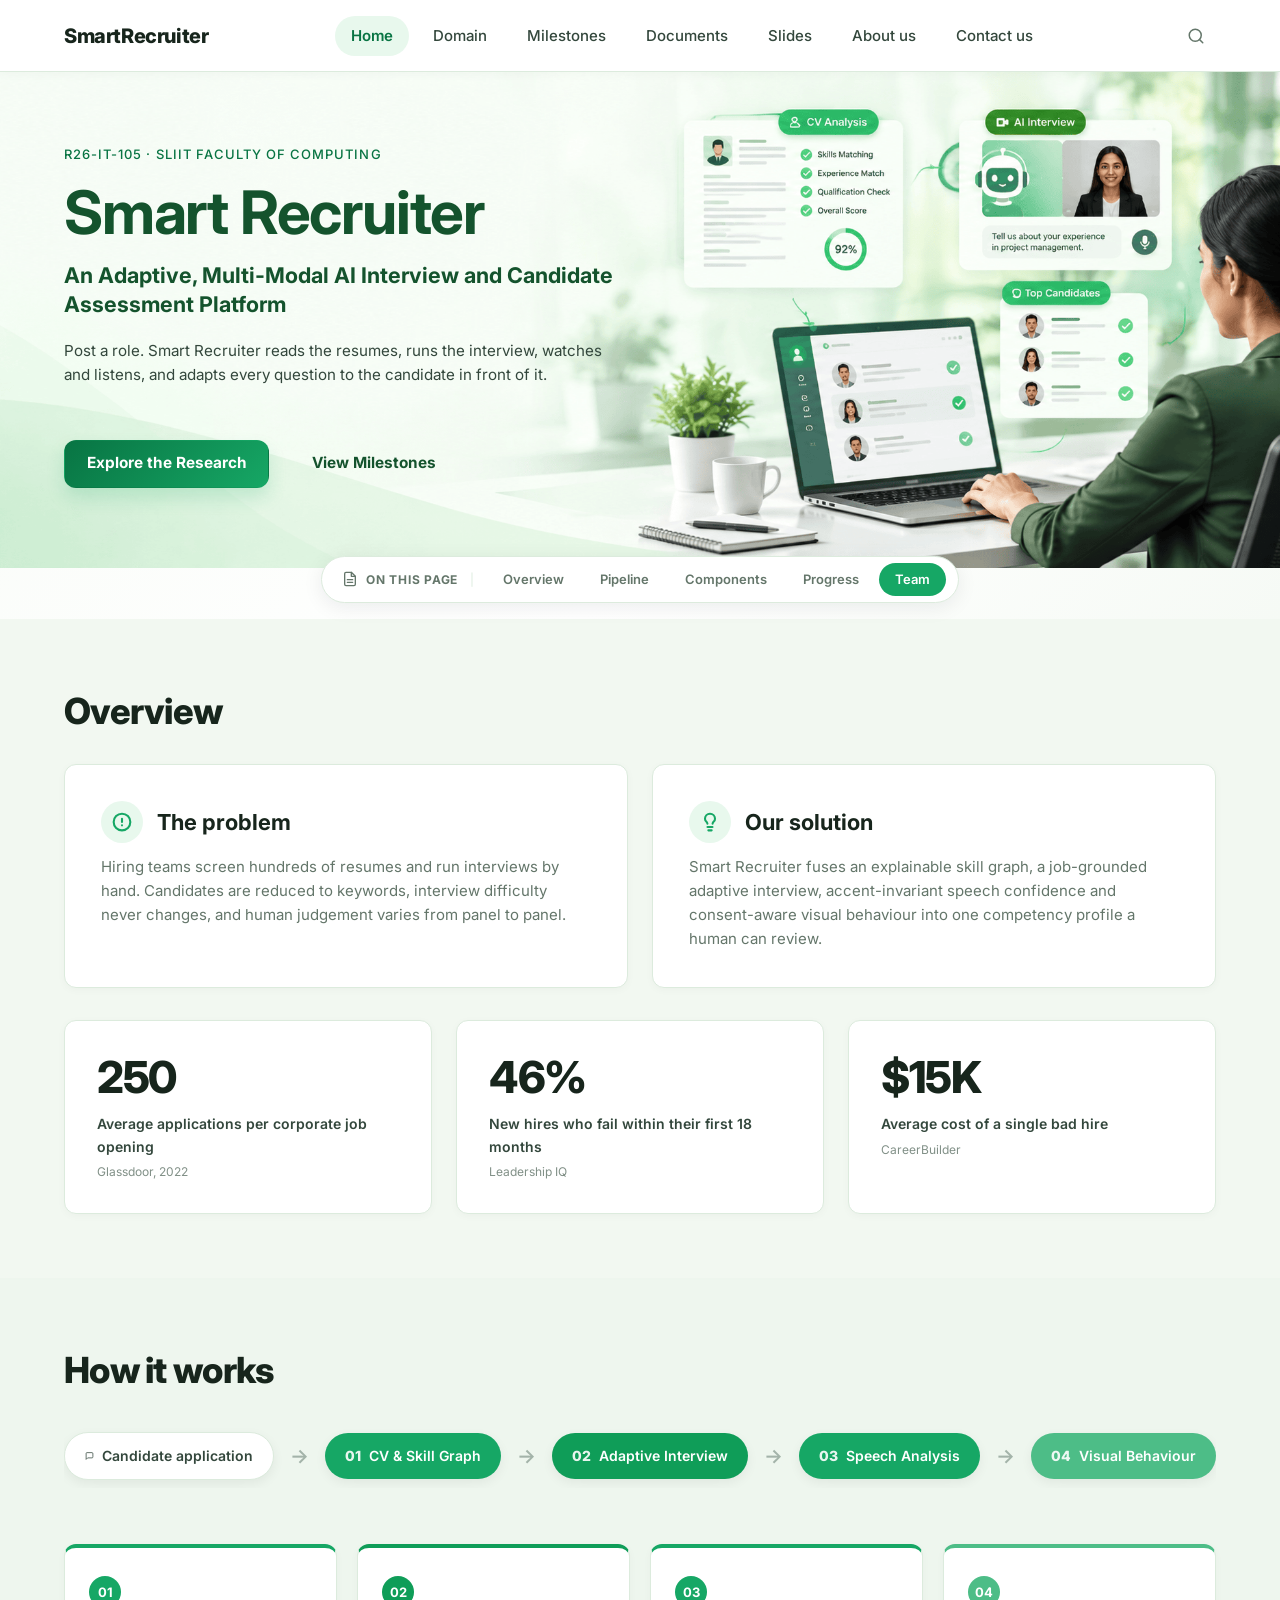
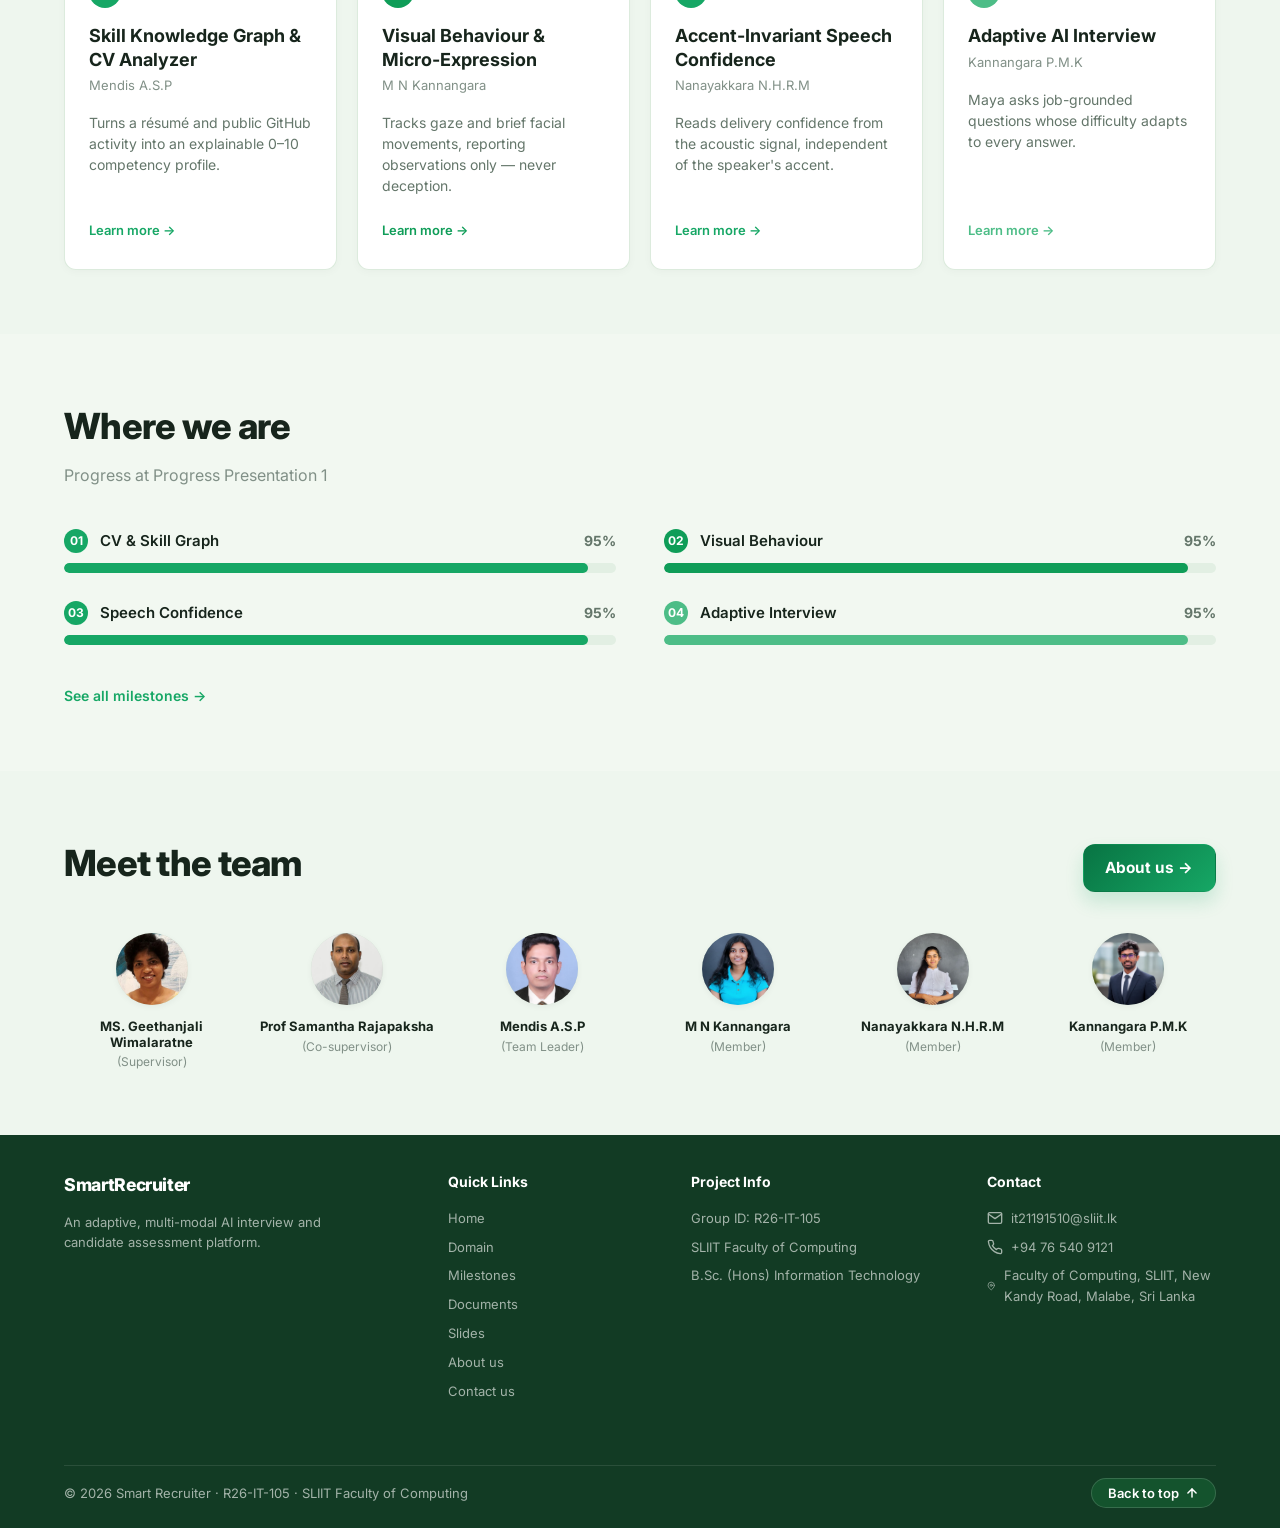
<file: index.html>
<!DOCTYPE html>
<html lang="en">
<head>
  <meta charset="UTF-8">
  <meta name="viewport" content="width=device-width, initial-scale=1.0">
  <meta name="description" content="Smart Recruiter — An Adaptive, Multi-Modal AI Interview and Candidate Assessment Platform.">
  <title>Smart Recruiter — AI Interview &amp; Candidate Intelligence Platform</title>
  
  <!-- Fonts -->
  <link rel="preconnect" href="https://fonts.googleapis.com">
  <link rel="preconnect" href="https://fonts.gstatic.com" crossorigin>
  <link href="https://fonts.googleapis.com/css2?family=Inter:wght@400;500;600;700;800&family=JetBrains+Mono:wght@400;500;600&display=swap" rel="stylesheet">
  
  <!-- Stylesheets -->
  <link rel="stylesheet" href="css/components.css">
  <link rel="stylesheet" href="css/style.css">
  <link rel="stylesheet" href="css/responsive.css">
</head>
<body class="home-page">

  <!-- Main Top Header -->
  <header class="site-header">
    <div class="container site-header__inner">
      <a class="brand" href="index.html" aria-label="Smart Recruiter Homepage">
        <span class="brand-text">Smart<span class="brand-accent">Recruiter</span></span>
      </a>

      <nav class="nav" aria-label="Primary Navigation">
        <ul class="nav__list">
          <li><a class="nav__link active" href="index.html" aria-current="page">Home</a></li>
          <li><a class="nav__link" href="domain.html">Domain</a></li>
          <li><a class="nav__link" href="milestones.html">Milestones</a></li>
          <li><a class="nav__link" href="documents.html">Documents</a></li>
          <li><a class="nav__link" href="slides.html">Slides</a></li>
          <li><a class="nav__link" href="about.html">About us</a></li>
          <li><a class="nav__link" href="contact.html">Contact us</a></li>
        </ul>
      </nav>

      <div class="header__tools">
        <button class="search-btn" aria-label="Search">
          <svg width="18" height="18" viewBox="0 0 24 24" fill="none" stroke="currentColor" stroke-width="2" stroke-linecap="round" stroke-linejoin="round">
            <circle cx="11" cy="11" r="8"></circle>
            <line x1="21" y1="21" x2="16.65" y2="16.65"></line>
          </svg>
        </button>
        <button class="nav-toggle" aria-label="Toggle menu" aria-expanded="false">
          <span class="hamburger-bar"></span>
          <span class="hamburger-bar"></span>
          <span class="hamburger-bar"></span>
        </button>
      </div>
    </div>
  </header>

  <main>
    <!-- Hero Section -->
    <section class="hero-section">
      <!-- Circuit Traces Left & Right -->
      <!--<svg class="hero-circuit-left" width="220" height="380" viewBox="0 0 220 380" fill="none" xmlns="http://www.w3.org/2000/svg">
        <path d="M0 40H60L100 80H160" stroke="#16A765" stroke-width="1.5" opacity="0.6"/>
        <circle cx="160" cy="80" r="3.5" fill="#16A765"/>
        <path d="M0 140H40L80 180H140" stroke="#16A765" stroke-width="1.5" opacity="0.6"/>
        <circle cx="140" cy="180" r="3.5" fill="#16A765"/>
        <path d="M0 260H80L120 220H180" stroke="#16A765" stroke-width="1.5" opacity="0.6"/>
        <circle cx="180" cy="220" r="3.5" fill="#16A765"/>
        <path d="M0 320H50L90 350H130" stroke="#16A765" stroke-width="1.5" opacity="0.6"/>
        <circle cx="130" cy="350" r="3.5" fill="#16A765"/>
      </svg>-->

      <!--<svg class="hero-circuit-right" width="220" height="380" viewBox="0 0 220 380" fill="none" xmlns="http://www.w3.org/2000/svg">
        <path d="M220 50H160L120 90H60" stroke="#16A765" stroke-width="1.5" opacity="0.6"/>
        <circle cx="60" cy="90" r="3.5" fill="#16A765"/>
        <path d="M220 160H180L140 120H80" stroke="#16A765" stroke-width="1.5" opacity="0.6"/>
        <circle cx="80" cy="120" r="3.5" fill="#16A765"/>
        <path d="M220 270H140L100 310H40" stroke="#16A765" stroke-width="1.5" opacity="0.6"/>
        <circle cx="40" cy="310" r="3.5" fill="#16A765"/>
      </svg>-->

      <div class="container hero__inner">
        <!-- Left Hero Content -->
        <div class="hero-content">
          <p class="hero-eyebrow">R26-IT-105 &middot; SLIIT FACULTY OF COMPUTING</p>
          <h1 class="hero-title">Smart Recruiter</h1>
          <h2 class="hero-subtitle">An Adaptive, Multi-Modal AI Interview and Candidate Assessment Platform</h2>
          <p class="hero-lead">Post a role. Smart Recruiter reads the resumes, runs the interview, watches and listens, and adapts every question to the candidate in front of it.</p>
          
          <div class="hero__actions">
            <a class="btn btn--primary" href="#overview">Explore the Research</a>
            <a class="btn btn--outline" href="milestones.html">View Milestones</a>
          </div>
        </div>

        </div>
    </section>

    <!-- Sub-header Sticky / Section Quick-Bar -->
    <div class="subnav-bar-wrapper">
      <nav class="subnav-pill" aria-label="Page Sections Navigation">
        <span class="subnav-label">
          <svg width="16" height="16" viewBox="0 0 24 24" fill="none" stroke="currentColor" stroke-width="2" stroke-linecap="round" stroke-linejoin="round">
            <path d="M14 2H6a2 2 0 0 0-2 2v16a2 2 0 0 0 2 2h12a2 2 0 0 0 2-2V8z"></path>
            <polyline points="14 2 14 8 20 8"></polyline>
            <line x1="16" y1="13" x2="8" y2="13"></line>
            <line x1="16" y1="17" x2="8" y2="17"></line>
          </svg>
          ON THIS PAGE
          <span class="label-divider">|</span>
        </span>
        <div class="subnav-links">
          <a href="#overview" class="subnav-link active">Overview</a>
          <a href="#pipeline" class="subnav-link">Pipeline</a>
          <a href="#components" class="subnav-link">Components</a>
          <a href="#progress" class="subnav-link">Progress</a>
          <a href="#team" class="subnav-link">Team</a>
        </div>
      </nav>
    </div>

    <!-- Section 1: Overview -->
    <section id="overview" class="section overview-section">
      <div class="container">
        <h2 class="section-title">Overview</h2>

        <div class="overview-grid">
          <!-- Problem Card -->
          <article class="overview-card">
            <div class="overview-card__header">
              <div class="card-icon-circle icon-circle--blue">
                <svg width="20" height="20" viewBox="0 0 24 24" fill="none" stroke="#16A765" stroke-width="2.5" stroke-linecap="round" stroke-linejoin="round">
                  <circle cx="12" cy="12" r="10"></circle>
                  <line x1="12" y1="8" x2="12" y2="12"></line>
                  <line x1="12" y1="16" x2="12.01" y2="16"></line>
                </svg>
              </div>
              <h3 class="overview-card__title">The problem</h3>
            </div>
            <p class="overview-card__text">Hiring teams screen hundreds of resumes and run interviews by hand. Candidates are reduced to keywords, interview difficulty never changes, and human judgement varies from panel to panel.</p>
          </article>

          <!-- Solution Card -->
          <article class="overview-card">
            <div class="overview-card__header">
              <div class="card-icon-circle icon-circle--blue">
                <svg width="20" height="20" viewBox="0 0 24 24" fill="none" stroke="#16A765" stroke-width="2.5" stroke-linecap="round" stroke-linejoin="round">
                  <path d="M9 18h6"></path>
                  <path d="M10 22h4"></path>
                  <path d="M15.09 14c.18-.98.65-1.74 1.41-2.5A4.65 4.65 0 0 0 18 8 6 6 0 0 0 6 8c0 1 .23 2.23 1.5 3.5A4.61 4.61 0 0 1 8.91 14"></path>
                </svg>
              </div>
              <h3 class="overview-card__title">Our solution</h3>
            </div>
            <p class="overview-card__text">Smart Recruiter fuses an explainable skill graph, a job-grounded adaptive interview, accent-invariant speech confidence and consent-aware visual behaviour into one competency profile a human can review.</p>
          </article>
        </div>

        <!-- 3 Stat Metrics Cards -->
        <div class="stats-grid">
          <div class="stat-card">
            <div class="stat-value">250</div>
            <div class="stat-label">Average applications per corporate job opening</div>
            <div class="stat-source">Glassdoor, 2022</div>
          </div>

          <div class="stat-card">
            <div class="stat-value">46%</div>
            <div class="stat-label">New hires who fail within their first 18 months</div>
            <div class="stat-source">Leadership IQ</div>
          </div>

          <div class="stat-card">
            <div class="stat-value">$15K</div>
            <div class="stat-label">Average cost of a single bad hire</div>
            <div class="stat-source">CareerBuilder</div>
          </div>
        </div>

      </div>
    </section>

    <!-- Section 2: How it works & Pipeline -->
    <section id="pipeline" class="section how-it-works-section">
      <div class="container">
        <h2 class="section-title">How it works</h2>

        <!-- Pipeline Workflow Diagram -->
        <div class="pipeline-flow-wrapper">
          <div class="pipeline-diagram">
            <!-- Step 0: Input -->
            <div class="pipeline-node pipeline-node--input">
              <svg width="16" height="16" viewBox="0 0 24 24" fill="none" stroke="currentColor" stroke-width="2" stroke-linecap="round" stroke-linejoin="round">
                <path d="M21 15a2 2 0 0 1-2 2H7l-4 4V5a2 2 0 0 1 2-2h14a2 2 0 0 1 2 2z"></path>
              </svg>
              <span>Candidate application</span>
            </div>

            <div class="pipeline-arrow">&rarr;</div>

            <!-- Step 01 -->
            <div class="pipeline-node pipeline-node--step1">
              <span class="node-num">01</span> CV &amp; Skill Graph
            </div>

            <div class="pipeline-arrow">&rarr;</div>

            <!-- Step 02 -->
            <div class="pipeline-node pipeline-node--step2" id="node-step2">
              <span class="node-num">02</span> Adaptive Interview
            </div>

            <div class="pipeline-arrow">&rarr;</div>

            <!-- Step 03 -->
            <div class="pipeline-node pipeline-node--step3">
              <span class="node-num">03</span> Speech Analysis
            </div>

            <div class="pipeline-arrow">&rarr;</div>

            <!-- Step 04 -->
            <div class="pipeline-node pipeline-node--step4" id="node-step4">
              <span class="node-num">04</span> Visual Behaviour
            </div>
          </div>
        </div>

        <!-- Section 3: Components (4 Cards Grid) -->
        <div id="components" class="components-grid">
          <!-- Component 1 -->
          <article class="component-card component-card--blue">
            <div class="component-card__badge badge--blue">01</div>
            <h3 class="component-card__title">Skill Knowledge Graph &amp; CV Analyzer</h3>
            <div class="component-card__author">Mendis A.S.P</div>
            <p class="component-card__desc">Turns a résumé and public GitHub activity into an explainable 0–10 competency profile.</p>
            <a class="component-card__link link--blue" href="domain.html#cv-skill-graph" data-modal-open="cv-skill-graph-modal">Learn more &rarr;</a>
          </article>

          <!-- Component 2 -->
          <article class="component-card component-card--teal">
            <div class="component-card__badge badge--teal">02</div>
            <h3 class="component-card__title">Visual Behaviour &amp; Micro-Expression</h3>
            <div class="component-card__author">M N Kannangara</div>
            <p class="component-card__desc">Tracks gaze and brief facial movements, reporting observations only — never deception.</p>
            <a class="component-card__link link--teal" href="domain.html#visual-behaviour" data-modal-open="visual-behaviour-modal">Learn more &rarr;</a>
          </article>

          <!-- Component 3 -->
          <article class="component-card component-card--emerald">
            <div class="component-card__badge badge--emerald">03</div>
            <h3 class="component-card__title">Accent-Invariant Speech Confidence</h3>
            <div class="component-card__author">Nanayakkara N.H.R.M</div>
            <p class="component-card__desc">Reads delivery confidence from the acoustic signal, independent of the speaker's accent.</p>
            <a class="component-card__link link--emerald" href="domain.html#speech-confidence" data-modal-open="speech-confidence-modal">Learn more &rarr;</a>
          </article>

          <!-- Component 4 -->
          <article class="component-card component-card--amber">
            <div class="component-card__badge badge--amber">04</div>
            <h3 class="component-card__title">Adaptive AI Interview</h3>
            <div class="component-card__author">Kannangara P.M.K</div>
            <p class="component-card__desc">Maya asks job-grounded questions whose difficulty adapts to every answer.</p>
            <a class="component-card__link link--amber" href="domain.html#adaptive-interview" data-modal-open="adaptive-interview-modal">Learn more &rarr;</a>
          </article>
        </div>

      </div>
    </section>

    <!-- Section 4: Where we are -->
    <section id="progress" class="section where-we-are-section">
      <div class="container">
        <h2 class="section-title">Where we are</h2>
        <p class="section-subtitle">Progress at Progress Presentation 1</p>

        <div class="progress-grid">
          <!-- Item 1 -->
          <div class="progress-item">
            <div class="progress-item__head">
              <span class="progress-item__badge badge--blue">01</span>
              <span class="progress-item__title">CV &amp; Skill Graph</span>
              <span class="progress-item__val">95%</span>
            </div>
            <div class="progress-bar-track">
              <div class="progress-bar-fill fill--blue" style="width: 95%;"></div>
            </div>
          </div>

          <!-- Item 2 -->
          <div class="progress-item">
            <div class="progress-item__head">
              <span class="progress-item__badge badge--teal">02</span>
              <span class="progress-item__title">Visual Behaviour</span>
              <span class="progress-item__val">95%</span>
            </div>
            <div class="progress-bar-track">
              <div class="progress-bar-fill fill--teal" style="width: 95%;"></div>
            </div>
          </div>

          <!-- Item 3 -->
          <div class="progress-item">
            <div class="progress-item__head">
              <span class="progress-item__badge badge--emerald">03</span>
              <span class="progress-item__title">Speech Confidence</span>
              <span class="progress-item__val">95%</span>
            </div>
            <div class="progress-bar-track">
              <div class="progress-bar-fill fill--emerald" style="width: 95%;"></div>
            </div>
          </div>

          <!-- Item 4 -->
          <div class="progress-item">
            <div class="progress-item__head">
              <span class="progress-item__badge badge--amber">04</span>
              <span class="progress-item__title">Adaptive Interview</span>
              <span class="progress-item__val">95%</span>
            </div>
            <div class="progress-bar-track">
              <div class="progress-bar-fill fill--amber" style="width: 95%;"></div>
            </div>
          </div>
        </div>

        <div class="milestones-link-wrap">
          <a class="milestones-link" href="milestones.html">See all milestones &rarr;</a>
        </div>
      </div>
    </section>

    <!-- Section 5: Meet the team -->
    <section id="team" class="section meet-team-section">
      <div class="container">
        <div class="team-header">
          <h2 class="section-title">Meet the team</h2>
          <a href="about.html" class="btn btn--primary btn--sm">About us &rarr;</a>
        </div>

        <div class="team-avatars-grid">
          <!-- Member 1 -->
          <div class="team-avatar-card">
            <div class="avatar-circle">
              <img class="avatar-img" src="assets/team/Superviser.jpg" alt="MS. Geethanjali Wimalaratne">
            </div>
            <div class="avatar-name">MS. Geethanjali Wimalaratne</div>
            <div class="avatar-role">(Supervisor)</div>
          </div>

          <!-- Member 2 -->
          <div class="team-avatar-card">
            <div class="avatar-circle">
              <img class="avatar-img" src="assets/team/co - superviser.jpg" alt="Prof Samantha Rajapaksha">
            </div>
            <div class="avatar-name">Prof Samantha Rajapaksha</div>
            <div class="avatar-role">(Co-supervisor)</div>
          </div>

          <!-- Member 3 -->
          <div class="team-avatar-card">
            <div class="avatar-circle">
              <img class="avatar-img" src="assets/team/sapun.jpeg" alt="Mendis A.S.P">
            </div>
            <div class="avatar-name">Mendis A.S.P</div>
            <div class="avatar-role">(Team Leader)</div>
          </div>

          <!-- Member 4 -->
          <div class="team-avatar-card">
            <div class="avatar-circle">
              <img class="avatar-img" src="assets/team/niveja.jpeg" alt="M N Kannangara">
            </div>
            <div class="avatar-name">M N Kannangara</div>
            <div class="avatar-role">(Member)</div>
          </div>

          <!-- Member 5 -->
          <div class="team-avatar-card">
            <div class="avatar-circle">
              <img class="avatar-img" src="assets/team/malshi.jpeg" alt="Nanayakkara N.H.R.M">
            </div>
            <div class="avatar-name">Nanayakkara N.H.R.M</div>
            <div class="avatar-role">(Member)</div>
          </div>

          <!-- Member 6 -->
          <div class="team-avatar-card">
            <div class="avatar-circle">
              <img class="avatar-img" src="assets/team/pasindu.png" alt="Kannangara P.M.K">
            </div>
            <div class="avatar-name">Kannangara P.M.K</div>
            <div class="avatar-role">(Member)</div>
          </div>
        </div>

      </div>
    </section>

  </main>

  <!-- Main Footer -->
  <footer class="site-footer">
    <div class="container">
      <div class="footer__grid">
        
        <!-- Col 1: Brand Info -->
        <div class="footer-brand-col">
          <a class="footer-brand" href="index.html">
            <span class="footer-brand-text">Smart<span class="brand-accent">Recruiter</span></span>
          </a>
          <p class="footer-desc">An adaptive, multi-modal AI interview and candidate assessment platform.</p>
        </div>

        <!-- Col 2: Quick Links -->
        <div class="footer-links-col">
          <h4 class="footer__title">Quick Links</h4>
          <ul class="footer__list">
            <li><a href="index.html">Home</a></li>
            <li><a href="domain.html">Domain</a></li>
            <li><a href="milestones.html">Milestones</a></li>
            <li><a href="documents.html">Documents</a></li>
            <li><a href="slides.html">Slides</a></li>
            <li><a href="about.html">About us</a></li>
            <li><a href="contact.html">Contact us</a></li>
          </ul>
        </div>

        <!-- Col 3: Project Info -->
        <div class="footer-info-col">
          <h4 class="footer__title">Project Info</h4>
          <ul class="footer-info-list">
            <li>Group ID: R26-IT-105</li>
            <li>SLIIT Faculty of Computing</li>
            <li>B.Sc. (Hons) Information Technology</li>
          </ul>
        </div>

        <!-- Col 4: Contact -->
        <div class="footer-contact-col">
          <h4 class="footer__title">Contact</h4>
          <ul class="footer-contact-list">
            <li>
              <svg width="16" height="16" viewBox="0 0 24 24" fill="none" stroke="currentColor" stroke-width="2" stroke-linecap="round" stroke-linejoin="round"><path d="M4 4h16c1.1 0 2 .9 2 2v12c0 1.1-.9 2-2 2H4c-1.1 0-2-.9-2-2V6c0-1.1.9-2 2-2z"></path><polyline points="22,6 12,13 2,6"></polyline></svg>
              <a href="mailto:it21191510@sliit.lk">it21191510@sliit.lk</a>
            </li>
            <li>
              <svg width="16" height="16" viewBox="0 0 24 24" fill="none" stroke="currentColor" stroke-width="2" stroke-linecap="round" stroke-linejoin="round"><path d="M22 16.92v3a2 2 0 0 1-2.18 2 19.79 19.79 0 0 1-8.63-3.07 19.5 19.5 0 0 1-6-6 19.79 19.79 0 0 1-3.07-8.67A2 2 0 0 1 4.11 2h3a2 2 0 0 1 2 1.72 12.84 12.84 0 0 0 .7 2.81 2 2 0 0 1-.45 2.11L8.09 9.91a16 16 0 0 0 6 6l1.27-1.27a2 2 0 0 1 2.11-.45 12.84 12.84 0 0 0 2.81.7A2 2 0 0 1 22 16.92z"></path></svg>
              <a href="tel:+94765409121">+94 76 540 9121</a>
            </li>
            <li>
              <svg width="16" height="16" viewBox="0 0 24 24" fill="none" stroke="currentColor" stroke-width="2" stroke-linecap="round" stroke-linejoin="round"><path d="M21 10c0 7-9 13-9 13s-9-6-9-13a9 9 0 0 1 18 0z"></path><circle cx="12" cy="10" r="3"></circle></svg>
              Faculty of Computing, SLIIT, New Kandy Road, Malabe, Sri Lanka
            </li>
          </ul>
        </div>

      </div>

      <!-- Copyright Sub-Bar -->
      <div class="footer__bottom">
        <span class="copyright-text">&copy; <span data-year>2026</span> Smart Recruiter &middot; R26-IT-105 &middot; SLIIT Faculty of Computing</span>
        <button class="back-to-top-btn" aria-label="Back to top">
          Back to top
          <svg width="14" height="14" viewBox="0 0 24 24" fill="none" stroke="currentColor" stroke-width="2.5" stroke-linecap="round" stroke-linejoin="round">
            <line x1="12" y1="19" x2="12" y2="5"></line>
            <polyline points="5 12 12 5 19 12"></polyline>
          </svg>
        </button>
      </div>

    </div>
  </footer>

  <!-- CV & Skill Graph - Learn More Modal -->
  <div class="modal" id="cv-skill-graph-modal" role="dialog" aria-modal="true" aria-labelledby="cv-skill-graph-modal-title" aria-hidden="true">
    <div class="modal__overlay" data-modal-close></div>
    <div class="modal__panel" role="document">
      <button class="modal__close" type="button" aria-label="Close" data-modal-close>
        <svg width="18" height="18" viewBox="0 0 24 24" fill="none" stroke="currentColor" stroke-width="2.5" stroke-linecap="round" stroke-linejoin="round" aria-hidden="true">
          <line x1="18" y1="6" x2="6" y2="18"></line>
          <line x1="6" y1="6" x2="18" y2="18"></line>
        </svg>
      </button>

      <div class="modal__header">
        <div class="modal__badge badge--blue">01</div>
        <h3 class="modal__title" id="cv-skill-graph-modal-title">Skill Knowledge Graph &amp; CV Analyzer</h3>
        <div class="modal__author">Mendis A.S.P</div>
      </div>

      <div class="modal__body">
        <p class="modal__notice">This component's description has not been received yet. Only the last component — Adaptive AI Interview — has been updated so far. The full explanation will be added here as soon as it is available.</p>
      </div>
    </div>
  </div>

  <!-- Visual Behaviour & Micro-Expression - Learn More Modal -->
  <div class="modal" id="visual-behaviour-modal" role="dialog" aria-modal="true" aria-labelledby="visual-behaviour-modal-title" aria-hidden="true">
    <div class="modal__overlay" data-modal-close></div>
    <div class="modal__panel" role="document">
      <button class="modal__close" type="button" aria-label="Close" data-modal-close>
        <svg width="18" height="18" viewBox="0 0 24 24" fill="none" stroke="currentColor" stroke-width="2.5" stroke-linecap="round" stroke-linejoin="round" aria-hidden="true">
          <line x1="18" y1="6" x2="6" y2="18"></line>
          <line x1="6" y1="6" x2="18" y2="18"></line>
        </svg>
      </button>

      <div class="modal__header">
        <div class="modal__badge badge--teal">02</div>
        <h3 class="modal__title" id="visual-behaviour-modal-title">Visual Behaviour &amp; Micro-Expression</h3>
        <div class="modal__author">M N Kannangara</div>
      </div>

      <div class="modal__body">
        <p class="modal__notice">This component's description has not been received yet. Only the last component — Adaptive AI Interview — has been updated so far. The full explanation will be added here as soon as it is available.</p>
      </div>
    </div>
  </div>

  <!-- Accent-Invariant Speech Confidence - Learn More Modal -->
  <div class="modal" id="speech-confidence-modal" role="dialog" aria-modal="true" aria-labelledby="speech-confidence-modal-title" aria-hidden="true">
    <div class="modal__overlay" data-modal-close></div>
    <div class="modal__panel" role="document">
      <button class="modal__close" type="button" aria-label="Close" data-modal-close>
        <svg width="18" height="18" viewBox="0 0 24 24" fill="none" stroke="currentColor" stroke-width="2.5" stroke-linecap="round" stroke-linejoin="round" aria-hidden="true">
          <line x1="18" y1="6" x2="6" y2="18"></line>
          <line x1="6" y1="6" x2="18" y2="18"></line>
        </svg>
      </button>

      <div class="modal__header">
        <div class="modal__badge badge--emerald">03</div>
        <h3 class="modal__title" id="speech-confidence-modal-title">Accent-Invariant Speech Confidence</h3>
        <div class="modal__author">Nanayakkara N.H.R.M</div>
      </div>

      <div class="modal__body">
        <p class="modal__notice">This component's description has not been received yet. Only the last component — Adaptive AI Interview — has been updated so far. The full explanation will be added here as soon as it is available.</p>
      </div>
    </div>
  </div>

  <!-- Adaptive AI Interview - Learn More Modal -->
  <div class="modal" id="adaptive-interview-modal" role="dialog" aria-modal="true" aria-labelledby="adaptive-interview-modal-title" aria-hidden="true">
    <div class="modal__overlay" data-modal-close></div>
    <div class="modal__panel" role="document">
      <button class="modal__close" type="button" aria-label="Close" data-modal-close>
        <svg width="18" height="18" viewBox="0 0 24 24" fill="none" stroke="currentColor" stroke-width="2.5" stroke-linecap="round" stroke-linejoin="round" aria-hidden="true">
          <line x1="18" y1="6" x2="6" y2="18"></line>
          <line x1="6" y1="6" x2="18" y2="18"></line>
        </svg>
      </button>

      <div class="modal__header">
        <div class="modal__badge badge--amber">04</div>
        <h3 class="modal__title" id="adaptive-interview-modal-title">Adaptive AI Interview</h3>
        <div class="modal__author">Kannangara P.M.K</div>
      </div>

      <div class="modal__body">
        <p>Automated recruitment platforms often present fixed interview questions and score answers only afterwards, so the interview cannot adapt to the candidate. The component studied here selects the difficulty of the next question during the interview from three live signals: the semantic score of the previous answer, a stress level, and a behavioral reliability tier derived from voice and video. It lacked an explicit specification, its verification stopped at the service boundary, and evidence for behavior-derived signals is mixed. This thesis aims to specify the component's behavior, verify it, and state how far the evidence extends.</p>

        <p>A design-science approach was followed. The component is a FastAPI service within an eight-service platform that runs on CPU with a locally hosted model server. Its control law is simple and testable: a pure three-level difficulty function and a budgeted branching policy (follow-up, fact-weave, or job-description topic rotation) that keeps topic coverage central. Verification combined an automated test suite with measurements of the behavioral signals.</p>

        <p>All 175 automated test scenarios passed, including every combination of answer score, stress level and reliability tier. The visual signal performed better than a simple baseline and ran fast enough for real-time use. the scoring of answers has not been checked against human ratings or stakeholder feedback.</p>

        <p>The adaptation mechanism is therefore verified, whereas the validity of its input signals is not. The individual contribution is an adaptive control architecture with an executable specification and a verification record separating what is demonstrated from what is not. Remaining gaps concern concurrency, persistence, validity and test coverage.</p>

        <p class="modal__keywords"><strong>Keywords:</strong> adaptive interviewing, computerized adaptive testing, semantic answer scoring, multimodal behavioral signals, design science research</p>
      </div>
    </div>
  </div>

  <script src="js/main.js"></script>
</body>
</html>
</file>
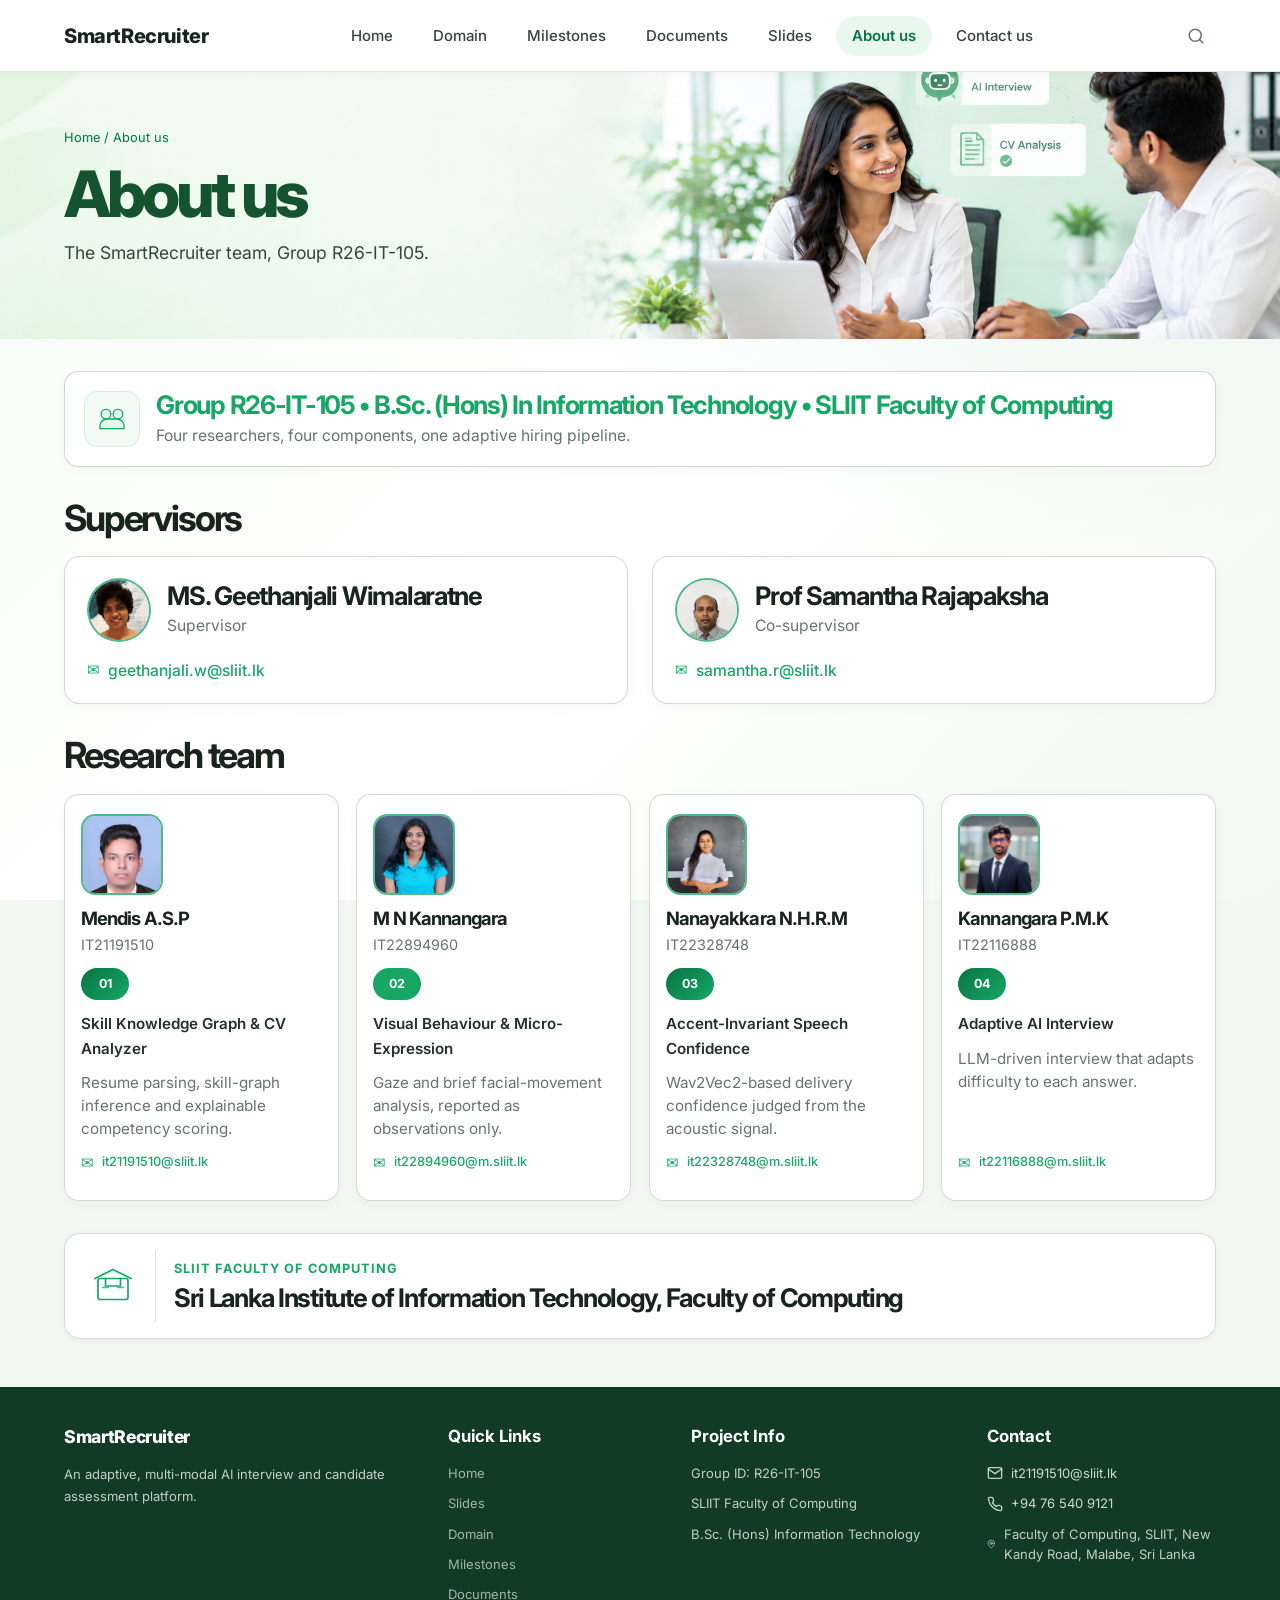
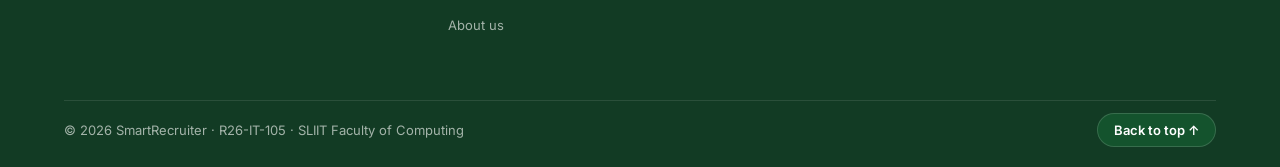
<file: about.html>
<!DOCTYPE html>
<html lang="en">
<head>
  <meta charset="UTF-8">
  <meta name="viewport" content="width=device-width, initial-scale=1.0">
  <meta name="description" content="About the SmartRecruiter research team, supervisors, and project group.">
  <title>About us — SmartRecruiter</title>

  <link rel="preconnect" href="https://fonts.googleapis.com">
  <link rel="preconnect" href="https://fonts.gstatic.com" crossorigin>
  <link href="https://fonts.googleapis.com/css2?family=Inter:wght@400;500;600;700;800&family=JetBrains+Mono:wght@400;500;600&display=swap" rel="stylesheet">

  <link rel="stylesheet" href="css/components.css">
  <link rel="stylesheet" href="css/style.css">
  <link rel="stylesheet" href="css/responsive.css">
</head>
<body id="top" class="about-page">
  <header class="site-header">
    <div class="container site-header__inner">
      <a class="brand" href="index.html" aria-label="SmartRecruiter Homepage">
        <span class="brand-text">Smart<span class="brand-accent">Recruiter</span></span>
      </a>

      <nav class="nav" aria-label="Primary Navigation">
        <ul class="nav__list">
          <li><a class="nav__link" href="index.html">Home</a></li>
          <li><a class="nav__link" href="domain.html">Domain</a></li>
          <li><a class="nav__link" href="milestones.html">Milestones</a></li>
          <li><a class="nav__link" href="documents.html">Documents</a></li>
          <li><a class="nav__link" href="slides.html">Slides</a></li>
          <li><a class="nav__link active" href="about.html" aria-current="page">About us</a></li>
          <li><a class="nav__link" href="contact.html">Contact us</a></li>
        </ul>
      </nav>

      <div class="header__tools">
        <button class="search-btn" aria-label="Search">
          <svg width="18" height="18" viewBox="0 0 24 24" fill="none" stroke="currentColor" stroke-width="2" stroke-linecap="round" stroke-linejoin="round" aria-hidden="true">
            <circle cx="11" cy="11" r="8"></circle>
            <line x1="21" y1="21" x2="16.65" y2="16.65"></line>
          </svg>
        </button>
        <button class="nav-toggle" aria-label="Toggle menu" aria-expanded="false">
          <span class="hamburger-bar"></span>
          <span class="hamburger-bar"></span>
          <span class="hamburger-bar"></span>
        </button>
      </div>
    </div>
  </header>

  <main class="about-main">
    <section class="about-hero">
      <div class="about-hero__pattern" aria-hidden="true"></div>
      <div class="container about-hero__inner">
        <div class="about-breadcrumb">Home / About us</div>
        <h1>About us</h1>
        <p>The SmartRecruiter team, Group R26-IT-105.</p>
      </div>
    </section>

    <div class="container about-shell">
      <section class="about-summary" aria-label="Project group summary">
        <div class="about-summary__icon" aria-hidden="true">
          <svg viewBox="0 0 60 60" fill="none" xmlns="http://www.w3.org/2000/svg">
            <circle cx="20" cy="22" r="8" fill="#E8F8ED" stroke="#16A765" stroke-width="2.3"/>
            <circle cx="40" cy="22" r="8" fill="#E8F8ED" stroke="#16A765" stroke-width="2.3"/>
            <path d="M10 42C10 35.3726 15.3726 30 22 30H38C44.6274 30 50 35.3726 50 42V46H10V42Z" fill="#E8F8ED" stroke="#16A765" stroke-width="2.3"/>
          </svg>
        </div>
        <div class="about-summary__body">
          <h2>Group R26-IT-105 • B.Sc. (Hons) In Information Technology • SLIIT Faculty of Computing</h2>
          <p>Four researchers, four components, one adaptive hiring pipeline.</p>
        </div>
      </section>

      <section class="about-section" aria-labelledby="supervisors-heading">
        <h2 id="supervisors-heading" class="about-section__title">Supervisors</h2>

        <div class="about-person-grid about-person-grid--supervisors">
          <article class="about-person-card">
            <div class="about-person-card__identity">
              <div class="about-person-avatar">
                <img src="assets/team/Superviser.jpg" alt="MS. Geethanjali Wimalaratne profile picture">
              </div>
              <div class="about-person-card__meta">
                <h3>MS. Geethanjali Wimalaratne</h3>
                <p>Supervisor</p>
              </div>
            </div>
            <a class="about-email" href="mailto:geethanjali.w@sliit.lk">geethanjali.w@sliit.lk</a>
          </article>

          <article class="about-person-card">
            <div class="about-person-card__identity">
              <div class="about-person-avatar">
                <img src="assets/team/co - superviser.jpg" alt="Prof Samantha Rajapaksha profile picture">
              </div>
              <div class="about-person-card__meta">
                <h3>Prof Samantha Rajapaksha</h3>
                <p>Co-supervisor</p>
              </div>
            </div>
            <a class="about-email" href="mailto:samantha.r@sliit.lk">samantha.r@sliit.lk</a>
          </article>
        </div>
      </section>

      <section class="about-section" aria-labelledby="research-team-heading">
        <h2 id="research-team-heading" class="about-section__title">Research team</h2>

        <div class="about-team-grid">
          <article class="about-team-card">
            <div class="about-team-card__avatar">
              <img src="assets/team/sapun.jpeg" alt="Mendis A.S.P profile picture">
            </div>
            <h3>Mendis A.S.P</h3>
            <p class="about-team-card__id">IT21191510</p>
            <span class="about-role about-role--blue">01</span>
            <span class="about-role-name">Skill Knowledge Graph &amp; CV Analyzer</span>
            <p class="about-team-card__summary">Resume parsing, skill-graph inference and explainable competency scoring.</p>
            <a class="about-email" href="mailto:it21191510@sliit.lk">it21191510@sliit.lk</a>
          </article>

          <article class="about-team-card">
            <div class="about-team-card__avatar">
              <img src="assets/team/niveja.jpeg" alt="M N Kannangara profile picture">
            </div>
            <h3>M N Kannangara</h3>
            <p class="about-team-card__id">IT22894960</p>
            <span class="about-role about-role--green">02</span>
            <span class="about-role-name">Visual Behaviour &amp; Micro-Expression</span>
            <p class="about-team-card__summary">Gaze and brief facial-movement analysis, reported as observations only.</p>
            <a class="about-email" href="mailto:it22894960@m.sliit.lk">it22894960@m.sliit.lk</a>
          </article>

          <article class="about-team-card">
            <div class="about-team-card__avatar">
              <img src="assets/team/malshi.jpeg" alt="Nanayakkara N.H.R.M profile picture">
            </div>
            <h3>Nanayakkara N.H.R.M</h3>
            <p class="about-team-card__id">IT22328748</p>
            <span class="about-role about-role--teal">03</span>
            <span class="about-role-name">Accent-Invariant Speech Confidence</span>
            <p class="about-team-card__summary">Wav2Vec2-based delivery confidence judged from the acoustic signal.</p>
            <a class="about-email" href="mailto:it22328748@m.sliit.lk">it22328748@m.sliit.lk</a>
          </article>

          <article class="about-team-card">
            <div class="about-team-card__avatar">
              <img src="assets/team/pasindu.png" alt="Kannangara P.M.K profile picture">
            </div>
            <h3>Kannangara P.M.K</h3>
            <p class="about-team-card__id">IT22116888</p>
            <span class="about-role about-role--orange">04</span>
            <span class="about-role-name">Adaptive AI Interview</span>
            <p class="about-team-card__summary">LLM-driven interview that adapts difficulty to each answer.</p>
            <a class="about-email" href="mailto:it22116888@m.sliit.lk">it22116888@m.sliit.lk</a>
          </article>
        </div>
      </section>

      <section class="about-institution" aria-label="Institution information">
        <div class="about-institution__logo" aria-hidden="true">
          <svg viewBox="0 0 64 64" fill="none" xmlns="http://www.w3.org/2000/svg">
            <rect x="12" y="22" width="40" height="28" rx="3" stroke="#16A765" stroke-width="2.3"/>
            <path d="M8 22L32 10L56 22" stroke="#16A765" stroke-width="2.3" stroke-linecap="round" stroke-linejoin="round"/>
            <path d="M22 22V32H42V22" stroke="#16A765" stroke-width="2.3" stroke-linecap="round"/>
            <path d="M18 34H26M38 34H46" stroke="#34C98A" stroke-width="2.1" stroke-linecap="round"/>
          </svg>
        </div>
        <div class="about-institution__content">
          <span class="about-institution__label">SLIIT Faculty of Computing</span>
          <h3>Sri Lanka Institute of Information Technology, Faculty of Computing</h3>
        </div>
      </section>
    </div>
  </main>

  <footer class="site-footer">
    <div class="container">
      <div class="footer__grid">
        <div class="footer-brand-block">
          <div class="footer-brand">
            <div class="footer-brand-text">Smart<span class="brand-accent">Recruiter</span></div>
          </div>
          <p class="footer-desc">An adaptive, multi-modal AI interview and candidate assessment platform.</p>
        </div>

        <div class="footer-column">
          <h4 class="footer__title">Quick Links</h4>
          <ul class="footer__list">
            <li><a href="index.html">Home</a></li>
            <li><a href="slides.html">Slides</a></li>
            <li><a href="domain.html">Domain</a></li>
            <li><a href="milestones.html">Milestones</a></li>
            <li><a href="documents.html">Documents</a></li>
            <li><a href="about.html">About us</a></li>
          </ul>
        </div>

        <div class="footer-column">
          <h4 class="footer__title">Project Info</h4>
          <ul class="footer-info-list">
            <li>Group ID: R26-IT-105</li>
            <li>SLIIT Faculty of Computing</li>
            <li>B.Sc. (Hons) Information Technology</li>
          </ul>
        </div>

        <div class="footer-column">
          <h4 class="footer__title">Contact</h4>
          <ul class="footer-contact-list">
            <li>
              <svg width="16" height="16" viewBox="0 0 24 24" fill="none" stroke="currentColor" stroke-width="2" stroke-linecap="round" stroke-linejoin="round"><path d="M4 4h16c1.1 0 2 .9 2 2v12c0 1.1-.9 2-2 2H4c-1.1 0-2-.9-2-2V6c0-1.1.9-2 2-2z"></path><polyline points="22,6 12,13 2,6"></polyline></svg>
              <a href="mailto:it21191510@sliit.lk">it21191510@sliit.lk</a>
            </li>
            <li>
              <svg width="16" height="16" viewBox="0 0 24 24" fill="none" stroke="currentColor" stroke-width="2" stroke-linecap="round" stroke-linejoin="round"><path d="M22 16.92v3a2 2 0 0 1-2.18 2 19.79 19.79 0 0 1-8.63-3.07 19.5 19.5 0 0 1-6-6 19.79 19.79 0 0 1-3.07-8.67A2 2 0 0 1 4.11 2h3a2 2 0 0 1 2 1.72 12.84 12.84 0 0 0 .7 2.81 2 2 0 0 1-.45 2.11L8.09 9.91a16 16 0 0 0 6 6l1.27-1.27a2 2 0 0 1 2.11-.45 12.84 12.84 0 0 0 2.81.7A2 2 0 0 1 22 16.92z"></path></svg>
              <a href="tel:+94765409121">+94 76 540 9121</a>
            </li>
            <li>
              <svg width="16" height="16" viewBox="0 0 24 24" fill="none" stroke="currentColor" stroke-width="2" stroke-linecap="round" stroke-linejoin="round"><path d="M21 10c0 7-9 13-9 13s-9-6-9-13a9 9 0 0 1 18 0z"></path><circle cx="12" cy="10" r="3"></circle></svg>
              Faculty of Computing, SLIIT, New Kandy Road, Malabe, Sri Lanka
            </li>
          </ul>
        </div>
      </div>

      <div class="footer__bottom">
        <span>© 2026 SmartRecruiter &middot; R26-IT-105 &middot; SLIIT Faculty of Computing</span>
        <a href="#top" class="back-to-top-btn">Back to top ↑</a>
      </div>
    </div>
  </footer>

  <script src="js/main.js"></script>
</body>
</html>
</file>
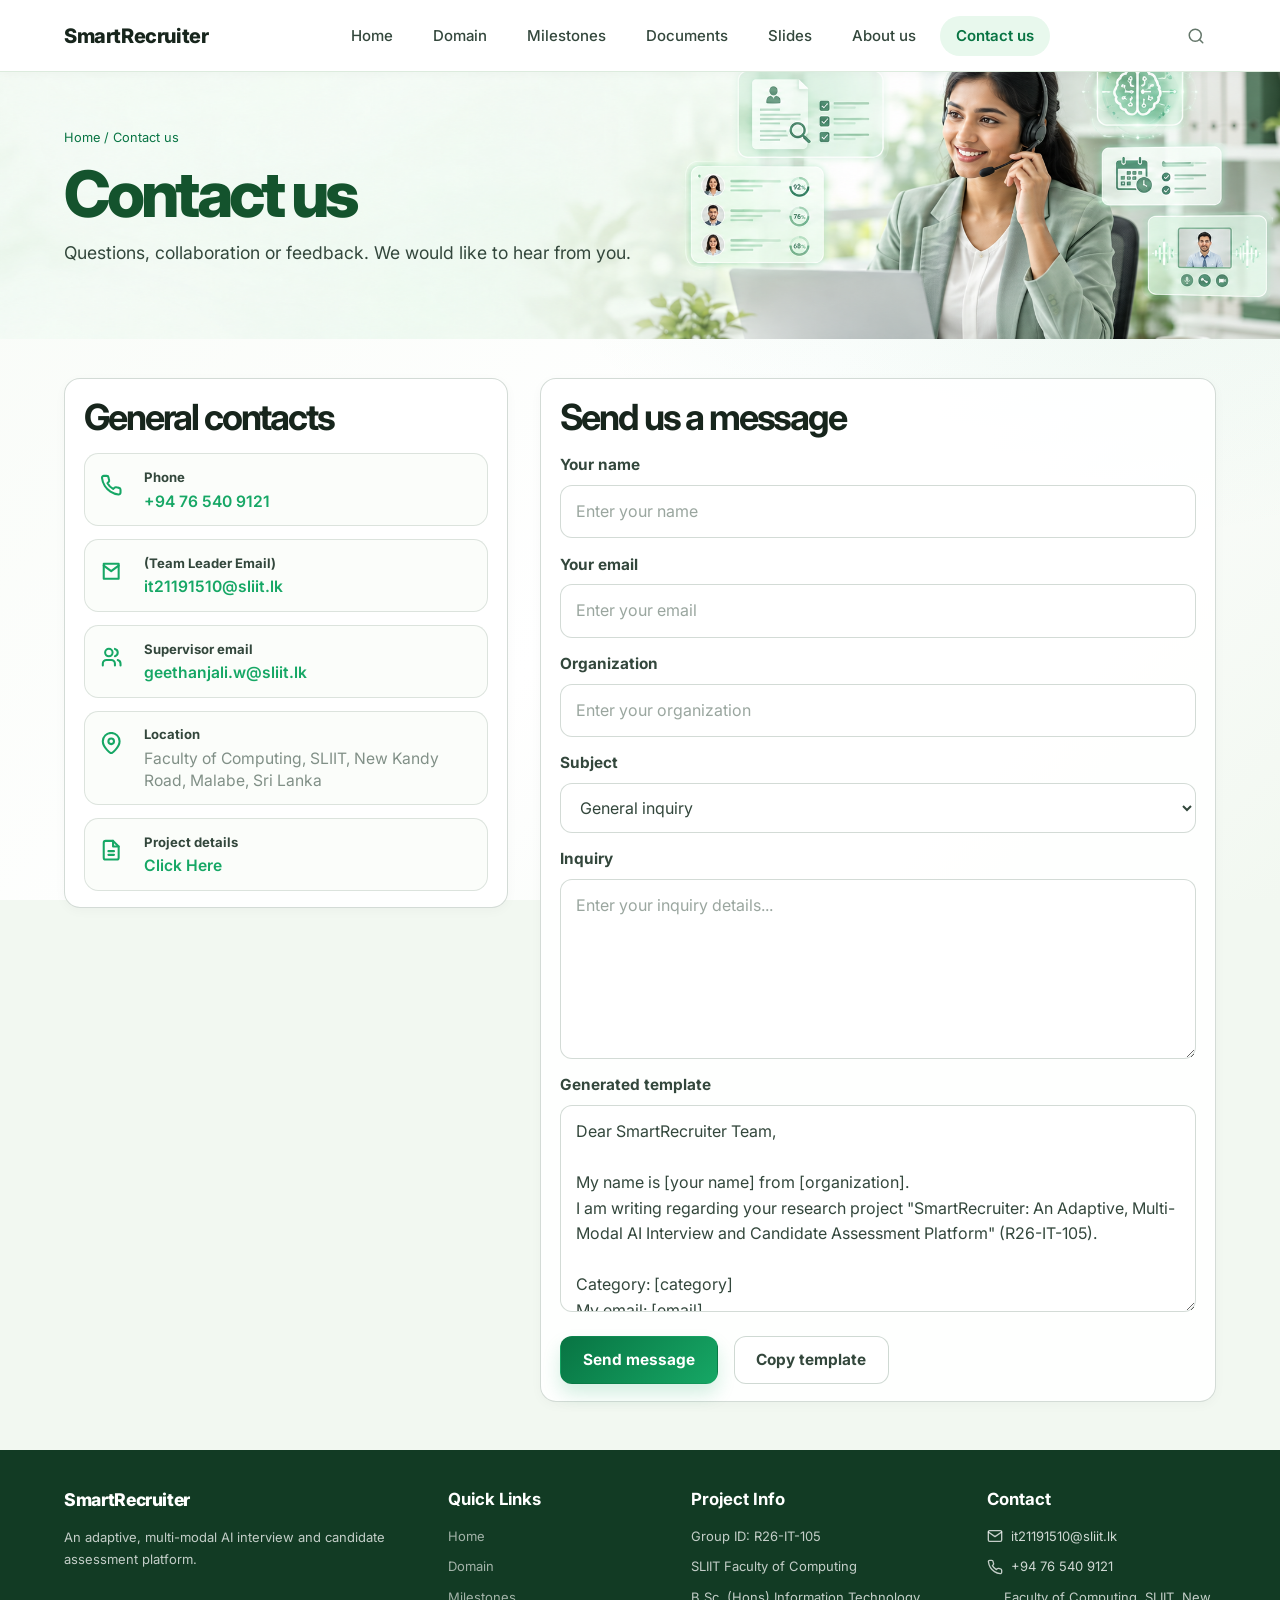
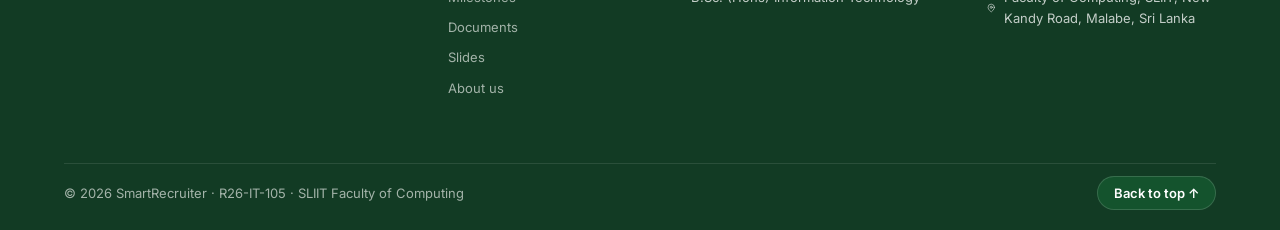
<file: contact.html>
<!DOCTYPE html>
<html lang="en">
<head>
  <meta charset="UTF-8">
  <meta name="viewport" content="width=device-width, initial-scale=1.0">
  <meta name="description" content="Contact SmartRecruiter for collaboration, questions, and project inquiries.">
  <title>Contact us — SmartRecruiter</title>

  <link rel="preconnect" href="https://fonts.googleapis.com">
  <link rel="preconnect" href="https://fonts.gstatic.com" crossorigin>
  <link href="https://fonts.googleapis.com/css2?family=Inter:wght@400;500;600;700;800&family=JetBrains+Mono:wght@400;500;600&display=swap" rel="stylesheet">

  <link rel="stylesheet" href="css/components.css">
  <link rel="stylesheet" href="css/style.css">
  <link rel="stylesheet" href="css/responsive.css">
</head>
<body id="top" class="contact-page">
  <header class="site-header">
    <div class="container site-header__inner">
      <a class="brand" href="index.html" aria-label="SmartRecruiter Homepage">
        <span class="brand-text">Smart<span class="brand-accent">Recruiter</span></span>
      </a>

      <nav class="nav" aria-label="Primary Navigation">
        <ul class="nav__list">
          <li><a class="nav__link" href="index.html">Home</a></li>
          <li><a class="nav__link" href="domain.html">Domain</a></li>
          <li><a class="nav__link" href="milestones.html">Milestones</a></li>
          <li><a class="nav__link" href="documents.html">Documents</a></li>
          <li><a class="nav__link" href="slides.html">Slides</a></li>
          <li><a class="nav__link" href="about.html">About us</a></li>
          <li><a class="nav__link active" href="contact.html" aria-current="page">Contact us</a></li>
        </ul>
      </nav>

      <div class="header__tools">
        <button class="search-btn" aria-label="Search">
          <svg width="18" height="18" viewBox="0 0 24 24" fill="none" stroke="currentColor" stroke-width="2" stroke-linecap="round" stroke-linejoin="round" aria-hidden="true">
            <circle cx="11" cy="11" r="8"></circle>
            <line x1="21" y1="21" x2="16.65" y2="16.65"></line>
          </svg>
        </button>
        <button class="nav-toggle" aria-label="Toggle menu" aria-expanded="false">
          <span class="hamburger-bar"></span>
          <span class="hamburger-bar"></span>
          <span class="hamburger-bar"></span>
        </button>
      </div>
    </div>
  </header>

  <main class="contact-main">
    <section class="contact-hero">
      <div class="contact-hero__pattern" aria-hidden="true"></div>
      <div class="container contact-hero__inner">
        <div class="contact-breadcrumb">Home / Contact us</div>
        <h1>Contact us</h1>
        <p>Questions, collaboration or feedback. We would like to hear from you.</p>
      </div>
    </section>

    <div class="container contact-shell">
      <div class="contact-grid">
        <aside class="contact-sidebar" aria-label="General contacts">
          <h2>General contacts</h2>

          <div class="contact-item">
            <div class="contact-item__icon" aria-hidden="true">
              <svg viewBox="0 0 24 24" fill="none" stroke="currentColor" stroke-width="2.2" stroke-linecap="round" stroke-linejoin="round"><path d="M22 16.92v3a2 2 0 0 1-2.18 2 19.86 19.86 0 0 1-8.63-3.07 19.5 19.5 0 0 1-6-6A19.86 19.86 0 0 1 2.12 4.18 2 2 0 0 1 4.11 2h3a2 2 0 0 1 2 1.72c.13.9.33 1.79.6 2.65a2 2 0 0 1-.45 2.11L8 9.91a16 16 0 0 0 6.09 6.09l1.43-1.27a2 2 0 0 1 2.11-.45c.86.27 1.75.47 2.65.6A2 2 0 0 1 22 16.92z"></path></svg>
            </div>
            <div class="contact-item__text">
              <span class="contact-item__label">Phone</span>
              <span class="contact-item__value"><a href="tel:+94765409121">+94 76 540 9121</a></span>
            </div>
          </div>

          <div class="contact-item">
            <div class="contact-item__icon" aria-hidden="true">
              <svg viewBox="0 0 24 24" fill="none" stroke="currentColor" stroke-width="2.2" stroke-linecap="round" stroke-linejoin="round"><path d="M4 4h16v16H4z"></path><path d="M4 6l8 6 8-6"></path></svg>
            </div>
            <div class="contact-item__text">
              <span class="contact-item__label">(Team Leader Email)</span>
              <span class="contact-item__value"><a href="mailto:it21191510@sliit.lk">it21191510@sliit.lk</a></span>
            </div>
          </div>

          <div class="contact-item">
            <div class="contact-item__icon" aria-hidden="true">
              <svg viewBox="0 0 24 24" fill="none" stroke="currentColor" stroke-width="2.2" stroke-linecap="round" stroke-linejoin="round"><path d="M16 21v-2a4 4 0 0 0-4-4H7a4 4 0 0 0-4 4v2"></path><circle cx="9.5" cy="7" r="4"></circle><path d="M22 21v-2a4 4 0 0 0-3-3.87"></path><path d="M16 3.13a4 4 0 0 1 0 7.75"></path></svg>
            </div>
            <div class="contact-item__text">
              <span class="contact-item__label">Supervisor email</span>
              <span class="contact-item__value"><a href="mailto:geethanjali.w@sliit.lk">geethanjali.w@sliit.lk</a></span>
            </div>
          </div>

          <div class="contact-item">
            <div class="contact-item__icon" aria-hidden="true">
              <svg viewBox="0 0 24 24" fill="none" stroke="currentColor" stroke-width="2.2" stroke-linecap="round" stroke-linejoin="round"><path d="M21 10c0 7-9 13-9 13S3 17 3 10a9 9 0 1 1 18 0z"></path><circle cx="12" cy="10" r="3"></circle></svg>
            </div>
            <div class="contact-item__text">
              <span class="contact-item__label">Location</span>
              <span class="contact-item__value">Faculty of Computing, SLIIT, New Kandy Road, Malabe, Sri Lanka</span>
            </div>
          </div>

          <div class="contact-item contact-item--compact">
            <div class="contact-item__icon" aria-hidden="true">
              <svg viewBox="0 0 24 24" fill="none" stroke="currentColor" stroke-width="2.2" stroke-linecap="round" stroke-linejoin="round"><path d="M14 2H6a2 2 0 0 0-2 2v16a2 2 0 0 0 2 2h12a2 2 0 0 0 2-2V8z"></path><path d="M14 2v6h6"></path><path d="M9 13h6M9 17h6"></path></svg>
            </div>
            <div class="contact-item__text">
              <span class="contact-item__label">Project details</span>
              <span class="contact-item__value"><a href="mailto:pasinduzone.m@gmail.com">Click Here</a></span>
            </div>
          </div>
        </aside>

        <section class="contact-form-panel" aria-labelledby="contact-form-heading">
          <h2 id="contact-form-heading">Send us a message</h2>

          <form class="contact-form" data-contact-form>
            <div class="form-field">
              <label for="name">Your name</label>
              <input id="name" name="name" type="text" placeholder="Enter your name" required>
            </div>

            <div class="form-field">
              <label for="email">Your email</label>
              <input id="email" name="email" type="email" placeholder="Enter your email" required>
            </div>

            <div class="form-field">
              <label for="organization">Organization</label>
              <input id="organization" name="organization" type="text" placeholder="Enter your organization" required>
            </div>

            <div class="form-field">
              <label for="subject">Subject</label>
              <select id="subject" name="subject">
                <option>General inquiry</option>
                <option>Collaboration</option>
                <option>Feedback</option>
                <option>Support</option>
              </select>
            </div>

            <div class="form-field">
              <label for="inquiry">Inquiry</label>
              <textarea id="inquiry" name="inquiry" rows="4" placeholder="Enter your inquiry details..." required></textarea>
            </div>

            <div class="form-field">
              <label for="message">Generated template</label>
              <textarea id="message" name="message" rows="7" placeholder="Dear SmartRecruiter Team,

My name is [your name] from [organization].
I am writing regarding your research project &quot;SmartRecruiter: An Adaptive, Multi-Modal AI Interview and Candidate Assessment Platform&quot; (R26-IT-105).

Category: [category]
My email: [email]

Inquiry:
[write your inquiry here]

Sincerely,
[your name]" data-template required>Dear SmartRecruiter Team,

My name is [your name] from [organization].
I am writing regarding your research project &quot;SmartRecruiter: An Adaptive, Multi-Modal AI Interview and Candidate Assessment Platform&quot; (R26-IT-105).

Category: [category]
My email: [email]

Inquiry:
[write your inquiry here]

Sincerely,
[your name]</textarea>
            </div>

            <div class="form-actions">
              <button type="submit" class="btn btn--primary contact-submit">Send message</button>
              <button type="button" class="btn btn--ghost contact-copy" data-copy-template>Copy template</button>
            </div>
          </form>
        </section>
      </div>
    </div>
  </main>

  <footer class="site-footer">
    <div class="container">
      <div class="footer__grid">
        <div class="footer-brand-block">
          <div class="footer-brand">
            <div class="footer-brand-text">Smart<span class="brand-accent">Recruiter</span></div>
          </div>
          <p class="footer-desc">An adaptive, multi-modal AI interview and candidate assessment platform.</p>
        </div>

        <div class="footer-column">
          <h4 class="footer__title">Quick Links</h4>
          <ul class="footer__list">
            <li><a href="index.html">Home</a></li>
            <li><a href="domain.html">Domain</a></li>
            <li><a href="milestones.html">Milestones</a></li>
            <li><a href="documents.html">Documents</a></li>
            <li><a href="slides.html">Slides</a></li>
            <li><a href="about.html">About us</a></li>
          </ul>
        </div>

        <div class="footer-column">
          <h4 class="footer__title">Project Info</h4>
          <ul class="footer-info-list">
            <li>Group ID: R26-IT-105</li>
            <li>SLIIT Faculty of Computing</li>
            <li>B.Sc. (Hons) Information Technology</li>
          </ul>
        </div>

        <div class="footer-column">
          <h4 class="footer__title">Contact</h4>
          <ul class="footer-contact-list">
            <li>
              <svg width="16" height="16" viewBox="0 0 24 24" fill="none" stroke="currentColor" stroke-width="2" stroke-linecap="round" stroke-linejoin="round"><path d="M4 4h16c1.1 0 2 .9 2 2v12c0 1.1-.9 2-2 2H4c-1.1 0-2-.9-2-2V6c0-1.1.9-2 2-2z"></path><polyline points="22,6 12,13 2,6"></polyline></svg>
              <a href="mailto:it21191510@sliit.lk">it21191510@sliit.lk</a>
            </li>
            <li>
              <svg width="16" height="16" viewBox="0 0 24 24" fill="none" stroke="currentColor" stroke-width="2" stroke-linecap="round" stroke-linejoin="round"><path d="M22 16.92v3a2 2 0 0 1-2.18 2 19.79 19.79 0 0 1-8.63-3.07 19.5 19.5 0 0 1-6-6 19.79 19.79 0 0 1-3.07-8.67A2 2 0 0 1 4.11 2h3a2 2 0 0 1 2 1.72 12.84 12.84 0 0 0 .7 2.81 2 2 0 0 1-.45 2.11L8.09 9.91a16 16 0 0 0 6 6l1.27-1.27a2 2 0 0 1 2.11-.45 12.84 12.84 0 0 0 2.81.7A2 2 0 0 1 22 16.92z"></path></svg>
              <a href="tel:+94765409121">+94 76 540 9121</a>
            </li>
            <li>
              <svg width="16" height="16" viewBox="0 0 24 24" fill="none" stroke="currentColor" stroke-width="2" stroke-linecap="round" stroke-linejoin="round"><path d="M21 10c0 7-9 13-9 13s-9-6-9-13a9 9 0 0 1 18 0z"></path><circle cx="12" cy="10" r="3"></circle></svg>
              Faculty of Computing, SLIIT, New Kandy Road, Malabe, Sri Lanka
            </li>
          </ul>
        </div>
      </div>

      <div class="footer__bottom">
        <span>© 2026 SmartRecruiter &middot; R26-IT-105 &middot; SLIIT Faculty of Computing</span>
        <a href="#top" class="back-to-top-btn">Back to top ↑</a>
      </div>
    </div>
  </footer>

  <script src="js/main.js"></script>
  <script src="js/contact.js"></script>
</body>
</html>
</file>
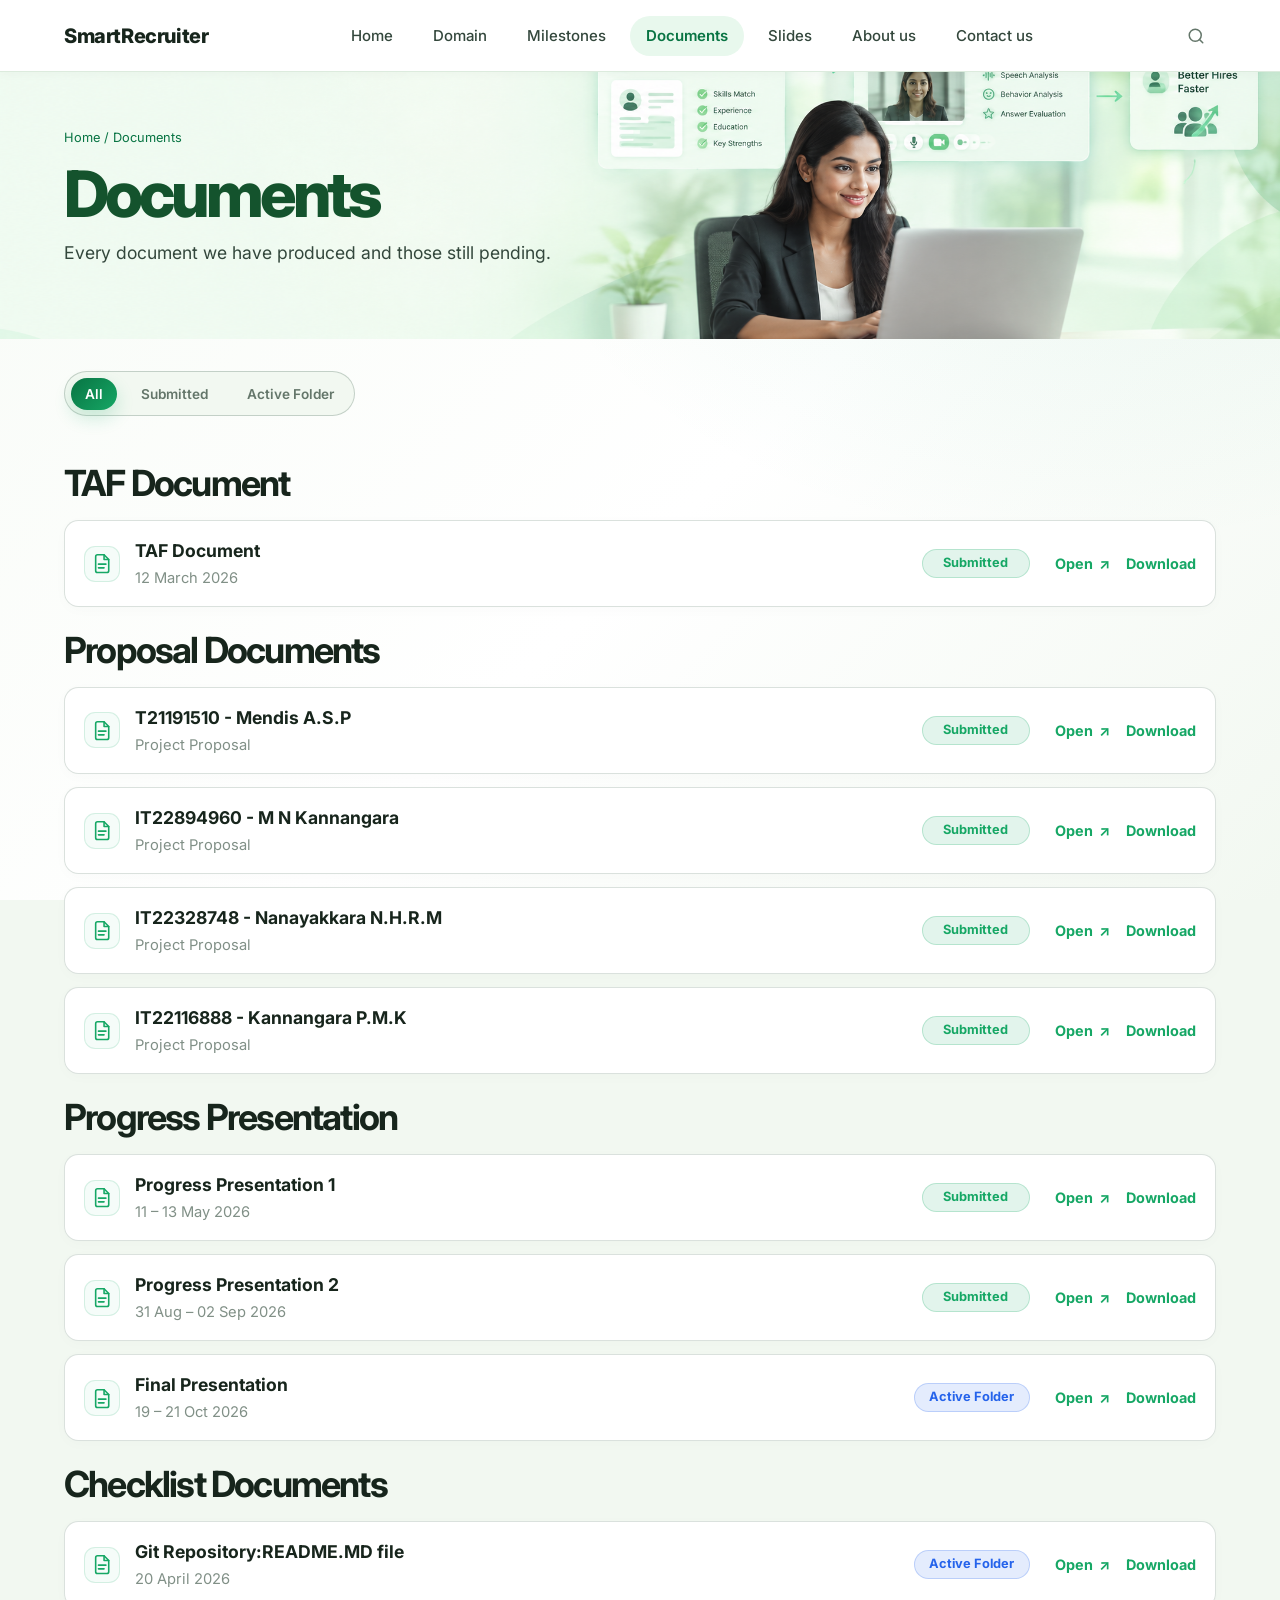
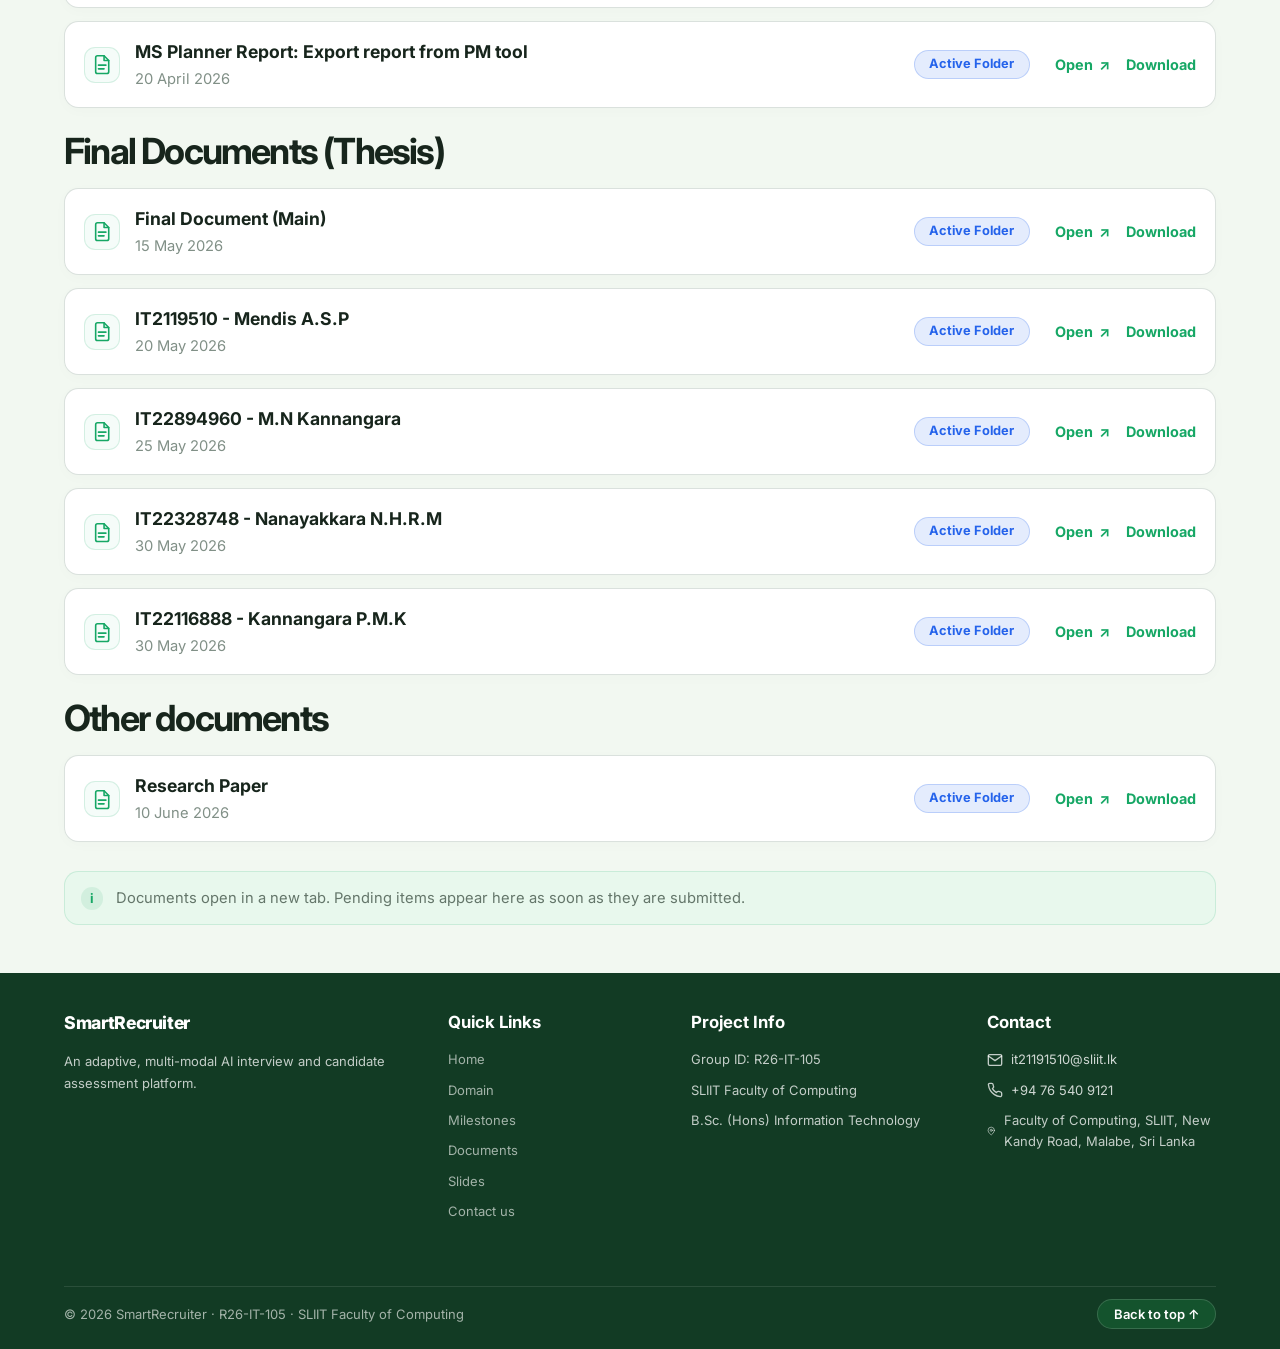
<file: documents.html>
<!DOCTYPE html>
<html lang="en">
<head>
  <meta charset="UTF-8">
  <meta name="viewport" content="width=device-width, initial-scale=1.0">
  <meta name="description" content="SmartRecruiter project documents and submissions tracker.">
  <title>Documents — SmartRecruiter</title>

  <link rel="preconnect" href="https://fonts.googleapis.com">
  <link rel="preconnect" href="https://fonts.gstatic.com" crossorigin>
  <link href="https://fonts.googleapis.com/css2?family=Inter:wght@400;500;600;700;800&family=JetBrains+Mono:wght@400;500;600&display=swap" rel="stylesheet">

  <link rel="stylesheet" href="css/components.css">
  <link rel="stylesheet" href="css/style.css">
  <link rel="stylesheet" href="css/responsive.css">
</head>
<body class="documents-page">
  <header class="site-header">
    <div class="container site-header__inner">
      <a class="brand" href="index.html" aria-label="SmartRecruiter Homepage">
        <span class="brand-text">Smart<span class="brand-accent">Recruiter</span></span>
      </a>

      <nav class="nav" aria-label="Primary Navigation">
        <ul class="nav__list">
          <li><a class="nav__link" href="index.html">Home</a></li>
          <li><a class="nav__link" href="domain.html">Domain</a></li>
          <li><a class="nav__link" href="milestones.html">Milestones</a></li>
          <li><a class="nav__link active" href="documents.html" aria-current="page">Documents</a></li>
          <li><a class="nav__link" href="slides.html">Slides</a></li>
          <li><a class="nav__link" href="about.html">About us</a></li>
          <li><a class="nav__link" href="contact.html">Contact us</a></li>
        </ul>
      </nav>

      <div class="header__tools">
        <button class="search-btn" aria-label="Search">
          <svg width="18" height="18" viewBox="0 0 24 24" fill="none" stroke="currentColor" stroke-width="2" stroke-linecap="round" stroke-linejoin="round">
            <circle cx="11" cy="11" r="8"></circle>
            <line x1="21" y1="21" x2="16.65" y2="16.65"></line>
          </svg>
        </button>
        <button class="nav-toggle" aria-label="Toggle menu" aria-expanded="false">
          <span class="hamburger-bar"></span>
          <span class="hamburger-bar"></span>
          <span class="hamburger-bar"></span>
        </button>
      </div>
    </div>
  </header>

  <main>
    <section class="documents-hero">
      <div class="documents-hero__pattern"></div>
      <div class="container documents-hero__inner">
        <div class="documents-breadcrumb">Home / Documents</div>
        <h1>Documents</h1>
        <p>Every document we have produced and those still pending.</p>
      </div>
    </section>

    <div class="container documents-shell">
      <div class="documents-filters" aria-label="Document filters">
        <button type="button" class="filter is-active" data-filter="all">All</button>
        <button type="button" class="filter" data-filter="submitted">Submitted</button>
        <button type="button" class="filter" data-filter="active-folder">Active Folder</button>
      </div>

      <section class="documents-group" aria-labelledby="project-charter-heading">
        <h2 id="project-charter-heading">TAF Document</h2>

        <div class="document-row" data-status="submitted">
          <div class="document-row__meta">
            <div class="doc-icon" aria-hidden="true">
              <svg viewBox="0 0 24 24" fill="none" stroke="currentColor" stroke-width="1.7" stroke-linecap="round" stroke-linejoin="round">
                <path d="M7 3h7l5 5v12a2 2 0 0 1-2 2H7a2 2 0 0 1-2-2V5a2 2 0 0 1 2-2Z"></path>
                <path d="M14 3v5h5"></path>
                <path d="M8 13h8M8 17h6"></path>
              </svg>
            </div>
            <div class="document-row__text">
              <strong>TAF Document</strong>
              <span>12 March 2026</span>
            </div>
          </div>

          <div class="document-row__actions">
            <span class="status-pill status-pill--submitted">Submitted</span>
            <a href="https://mysliit-my.sharepoint.com/:b:/g/personal/it22116888_my_sliit_lk/IQCZlgf5nJh7SITz6KbFNts-Abhm9hfBvOZUU9srPdi5FcU?e=N2Ebt5" class="action-link" target="_blank" rel="noopener" aria-label="Open Project Charter">Open <span aria-hidden="true">↗</span></a>
            <a href="https://mysliit-my.sharepoint.com/personal/it22116888_my_sliit_lk/_layouts/15/download.aspx?share=IQCZlgf5nJh7SITz6KbFNts-Abhm9hfBvOZUU9srPdi5FcU&e=N2Ebt5" class="action-link" aria-label="Download Project Charter">Download</a>
          </div>
        </div>
      </section>

      <section class="documents-group" aria-labelledby="proposal-document-heading">
        <h2 id="proposal-document-heading">Proposal Documents</h2>

        <div class="document-row" data-status="submitted">
          <div class="document-row__meta">
            <div class="doc-icon" aria-hidden="true">
              <svg viewBox="0 0 24 24" fill="none" stroke="currentColor" stroke-width="1.7" stroke-linecap="round" stroke-linejoin="round">
                <path d="M7 3h7l5 5v12a2 2 0 0 1-2 2H7a2 2 0 0 1-2-2V5a2 2 0 0 1 2-2Z"></path>
                <path d="M14 3v5h5"></path>
                <path d="M8 13h8M8 17h6"></path>
              </svg>
            </div>
            <div class="document-row__text">
              <strong>T21191510 - Mendis A.S.P</strong>
              <span>Project Proposal</span>
            </div>
          </div>

          <div class="document-row__actions">
            <span class="status-pill status-pill--submitted">Submitted</span>
            <a href="https://mysliit-my.sharepoint.com/:b:/g/personal/it22116888_my_sliit_lk/IQATzMW771nHSJcey3OVs4SJAZMUIwF_ON7KaPbaXIzFlBM?e=OiZdhw" class="action-link" target="_blank" rel="noopener" aria-label="Open Mendis A.S.P proposal">Open <span aria-hidden="true">↗</span></a>
            <a href="https://mysliit-my.sharepoint.com/personal/it22116888_my_sliit_lk/_layouts/15/download.aspx?share=IQATzMW771nHSJcey3OVs4SJAZMUIwF_ON7KaPbaXIzFlBM&e=OiZdhw" class="action-link" aria-label="Download Mendis A.S.P proposal">Download</a>
          </div>
        </div>

        <div class="document-row" data-status="submitted">
          <div class="document-row__meta">
            <div class="doc-icon" aria-hidden="true">
              <svg viewBox="0 0 24 24" fill="none" stroke="currentColor" stroke-width="1.7" stroke-linecap="round" stroke-linejoin="round">
                <path d="M7 3h7l5 5v12a2 2 0 0 1-2 2H7a2 2 0 0 1-2-2V5a2 2 0 0 1 2-2Z"></path>
                <path d="M14 3v5h5"></path>
                <path d="M8 13h8M8 17h6"></path>
              </svg>
            </div>
            <div class="document-row__text">
              <strong>IT22894960 - M N Kannangara</strong>
              <span>Project Proposal</span>
            </div>
          </div>

          <div class="document-row__actions">
            <span class="status-pill status-pill--submitted">Submitted</span>
            <a href="https://mysliit-my.sharepoint.com/:b:/g/personal/it22116888_my_sliit_lk/IQCN5U2QORh2Q65lHsGv2bYiAcnuCngk6jAboMq6vDAMMog?e=JxVeVu" class="action-link" target="_blank" rel="noopener" aria-label="Open M N Kannangara proposal">Open <span aria-hidden="true">↗</span></a>
            <a href="https://mysliit-my.sharepoint.com/personal/it22116888_my_sliit_lk/_layouts/15/download.aspx?share=IQCN5U2QORh2Q65lHsGv2bYiAcnuCngk6jAboMq6vDAMMog&e=JxVeVu" class="action-link" aria-label="Download M N Kannangara proposal">Download</a>
          </div>
        </div>

        <div class="document-row" data-status="submitted">
          <div class="document-row__meta">
            <div class="doc-icon" aria-hidden="true">
              <svg viewBox="0 0 24 24" fill="none" stroke="currentColor" stroke-width="1.7" stroke-linecap="round" stroke-linejoin="round">
                <path d="M7 3h7l5 5v12a2 2 0 0 1-2 2H7a2 2 0 0 1-2-2V5a2 2 0 0 1 2-2Z"></path>
                <path d="M14 3v5h5"></path>
                <path d="M8 13h8M8 17h6"></path>
              </svg>
            </div>
            <div class="document-row__text">
              <strong>IT22328748 - Nanayakkara N.H.R.M</strong>
              <span>Project Proposal</span>
            </div>
          </div>

          <div class="document-row__actions">
            <span class="status-pill status-pill--submitted">Submitted</span>
            <a href="https://mysliit-my.sharepoint.com/:b:/g/personal/it22116888_my_sliit_lk/IQAOOrloEkQVRLf9p4IWDujjAawElNgdgYaEPNvStzdy7PM?e=z2Ksge" class="action-link" target="_blank" rel="noopener" aria-label="Open Nanayakkara N.H.R.M proposal">Open <span aria-hidden="true">↗</span></a>
            <a href="https://mysliit-my.sharepoint.com/personal/it22116888_my_sliit_lk/_layouts/15/download.aspx?share=IQAOOrloEkQVRLf9p4IWDujjAawElNgdgYaEPNvStzdy7PM&e=z2Ksge" class="action-link" aria-label="Download Nanayakkara N.H.R.M proposal">Download</a>
          </div>
        </div>

        <div class="document-row" data-status="submitted">
          <div class="document-row__meta">
            <div class="doc-icon" aria-hidden="true">
              <svg viewBox="0 0 24 24" fill="none" stroke="currentColor" stroke-width="1.7" stroke-linecap="round" stroke-linejoin="round">
                <path d="M7 3h7l5 5v12a2 2 0 0 1-2 2H7a2 2 0 0 1-2-2V5a2 2 0 0 1 2-2Z"></path>
                <path d="M14 3v5h5"></path>
                <path d="M8 13h8M8 17h6"></path>
              </svg>
            </div>
            <div class="document-row__text">
              <strong>IT22116888 - Kannangara P.M.K</strong>
              <span>Project Proposal</span>
            </div>
          </div>

          <div class="document-row__actions">
            <span class="status-pill status-pill--submitted">Submitted</span>
            <a href="https://mysliit-my.sharepoint.com/:b:/g/personal/it22116888_my_sliit_lk/IQDSA1KVR2ojTJuALuIaNnB8AXoGaGzbRWmAO0ajpgsMfxU?e=X2kSE3" class="action-link" target="_blank" rel="noopener" aria-label="Open Kannangara P.M.K proposal">Open <span aria-hidden="true">↗</span></a>
            <a href="https://mysliit-my.sharepoint.com/personal/it22116888_my_sliit_lk/_layouts/15/download.aspx?share=IQDSA1KVR2ojTJuALuIaNnB8AXoGaGzbRWmAO0ajpgsMfxU&e=X2kSE3" class="action-link" aria-label="Download Kannangara P.M.K proposal">Download</a>
          </div>
        </div>
      </section>

      <section class="documents-group" aria-labelledby="progress-presentation-heading">
        <h2 id="progress-presentation-heading">Progress Presentation</h2>

        <div class="document-row" data-status="submitted">
          <div class="document-row__meta">
            <div class="doc-icon" aria-hidden="true">
              <svg viewBox="0 0 24 24" fill="none" stroke="currentColor" stroke-width="1.7" stroke-linecap="round" stroke-linejoin="round">
                <path d="M7 3h7l5 5v12a2 2 0 0 1-2 2H7a2 2 0 0 1-2-2V5a2 2 0 0 1 2-2Z"></path>
                <path d="M14 3v5h5"></path>
                <path d="M8 13h8M8 17h6"></path>
              </svg>
            </div>
            <div class="document-row__text">
              <strong>Progress Presentation 1</strong>
              <span>11 – 13 May 2026</span>
            </div>
          </div>

          <div class="document-row__actions">
            <span class="status-pill status-pill--submitted">Submitted</span>
            <a href="https://mysliit-my.sharepoint.com/:p:/g/personal/it22116888_my_sliit_lk/IQDAHgcvgRVES76XQxUWhS0cAc4_dLh-4z7yWGjkB6v7Xsw?e=CImijy" class="action-link" target="_blank" rel="noopener" aria-label="Open Progress Presentation 1">Open <span aria-hidden="true">↗</span></a>
            <a href="https://mysliit-my.sharepoint.com/personal/it22116888_my_sliit_lk/_layouts/15/download.aspx?share=IQDAHgcvgRVES76XQxUWhS0cAc4_dLh-4z7yWGjkB6v7Xsw&e=CImijy" class="action-link" aria-label="Download Progress Presentation 1">Download</a>
          </div>
        </div>

        <div class="document-row" data-status="submitted">
          <div class="document-row__meta">
            <div class="doc-icon" aria-hidden="true">
              <svg viewBox="0 0 24 24" fill="none" stroke="currentColor" stroke-width="1.7" stroke-linecap="round" stroke-linejoin="round">
                <path d="M7 3h7l5 5v12a2 2 0 0 1-2 2H7a2 2 0 0 1-2-2V5a2 2 0 0 1 2-2Z"></path>
                <path d="M14 3v5h5"></path>
                <path d="M8 13h8M8 17h6"></path>
              </svg>
            </div>
            <div class="document-row__text">
              <strong>Progress Presentation 2</strong>
              <span>31 Aug – 02 Sep 2026</span>
            </div>
          </div>

          <div class="document-row__actions">
            <span class="status-pill status-pill--submitted">Submitted</span>
            <a href="https://mysliit-my.sharepoint.com/:p:/g/personal/it22116888_my_sliit_lk/IQDr5fqd_ZjzR5btcvGy0ITAAQm5uu2EXmbkOx4668dX-h4?e=WfvFRy" class="action-link" target="_blank" rel="noopener" aria-label="Open Progress Presentation 2">Open <span aria-hidden="true">↗</span></a>
            <a href="https://mysliit-my.sharepoint.com/personal/it22116888_my_sliit_lk/_layouts/15/download.aspx?share=IQDr5fqd_ZjzR5btcvGy0ITAAQm5uu2EXmbkOx4668dX-h4&e=WfvFRy" class="action-link" aria-label="Download Progress Presentation 2">Download</a>
          </div>
        </div>

        <div class="document-row" data-status="active-folder">
          <div class="document-row__meta">
            <div class="doc-icon" aria-hidden="true">
              <svg viewBox="0 0 24 24" fill="none" stroke="currentColor" stroke-width="1.7" stroke-linecap="round" stroke-linejoin="round">
                <path d="M7 3h7l5 5v12a2 2 0 0 1-2 2H7a2 2 0 0 1-2-2V5a2 2 0 0 1 2-2Z"></path>
                <path d="M14 3v5h5"></path>
                <path d="M8 13h8M8 17h6"></path>
              </svg>
            </div>
            <div class="document-row__text">
              <strong>Final Presentation</strong>
              <span>19 – 21 Oct 2026</span>
            </div>
          </div>

          <div class="document-row__actions">
            <span class="status-pill status-pill--active-folder">Active Folder</span>
            <a href="https://mysliit-my.sharepoint.com/:f:/g/personal/it22116888_my_sliit_lk/IgCSU5suvOgmS7vRSNMGYqBCAZgcH4qYV5V0fSkdCQFkK3A?e=3wPORu" class="action-link" target="_blank" rel="noopener" aria-label="Open Final Presentation">Open <span aria-hidden="true">↗</span></a>
            <a href="https://mysliit-my.sharepoint.com/personal/it22116888_my_sliit_lk/_layouts/15/download.aspx?share=IgCSU5suvOgmS7vRSNMGYqBCAZgcH4qYV5V0fSkdCQFkK3A&e=3wPORu" class="action-link" aria-label="Download Final Presentation">Download</a>
          </div>
        </div>
      </section>

      <section class="documents-group" aria-labelledby="checklist-documents-heading">
        <h2 id="checklist-documents-heading">Checklist Documents</h2>

        
        <div class="document-row" data-status="active-folder">
          <div class="document-row__meta">
            <div class="doc-icon" aria-hidden="true">
              <svg viewBox="0 0 24 24" fill="none" stroke="currentColor" stroke-width="1.7" stroke-linecap="round" stroke-linejoin="round">
                <path d="M7 3h7l5 5v12a2 2 0 0 1-2 2H7a2 2 0 0 1-2-2V5a2 2 0 0 1 2-2Z"></path>
                <path d="M14 3v5h5"></path>
                <path d="M8 13h8M8 17h6"></path>
              </svg>
            </div>
            <div class="document-row__text">
              <strong>Git Repository:README.MD file</strong>
              <span>20 April 2026</span>
            </div>
          </div>

          <div class="document-row__actions">
            <span class="status-pill status-pill--active-folder">Active Folder</span>
            <a href="https://mysliit-my.sharepoint.com/:f:/g/personal/it22116888_my_sliit_lk/IgAIiTm1Q2M6RZNlKo-F4Kn0AToU9G9KN6-SC0KISIq0kQ4?e=ocdm8K" class="action-link" target="_blank" rel="noopener" aria-label="Open Git Repository README.MD">Open <span aria-hidden="true">↗</span></a>
            <a href="https://mysliit-my.sharepoint.com/personal/it22116888_my_sliit_lk/_layouts/15/download.aspx?share=IgAIiTm1Q2M6RZNlKo-F4Kn0AToU9G9KN6-SC0KISIq0kQ4&e=ocdm8K" class="action-link" aria-label="Download Git Repository README.MD">Download</a>
          </div>
        </div>

        <div class="document-row" data-status="active-folder">
          <div class="document-row__meta">
            <div class="doc-icon" aria-hidden="true">
              <svg viewBox="0 0 24 24" fill="none" stroke="currentColor" stroke-width="1.7" stroke-linecap="round" stroke-linejoin="round">
                <path d="M7 3h7l5 5v12a2 2 0 0 1-2 2H7a2 2 0 0 1-2-2V5a2 2 0 0 1 2-2Z"></path>
                <path d="M14 3v5h5"></path>
                <path d="M8 13h8M8 17h6"></path>
              </svg>
            </div>
            <div class="document-row__text">
              <strong>MS Planner Report: Export report from PM tool</strong>
              <span>20 April 2026</span>
            </div>
          </div>

          <div class="document-row__actions">
            <span class="status-pill status-pill--active-folder">Active Folder</span>
            <a href="https://mysliit-my.sharepoint.com/:f:/g/personal/it22116888_my_sliit_lk/IgBtBW8JJIiDTqjbPQX2ZFFYARxms2xeLWpDlnd5agi72fA?e=p6nYjs" class="action-link" target="_blank" rel="noopener" aria-label="Open MS Planner Report">Open <span aria-hidden="true">↗</span></a>
            <a href="https://mysliit-my.sharepoint.com/personal/it22116888_my_sliit_lk/_layouts/15/download.aspx?share=IgBtBW8JJIiDTqjbPQX2ZFFYARxms2xeLWpDlnd5agi72fA&e=p6nYjs" class="action-link" aria-label="Download MS Planner Report">Download</a>
          </div>
        </div>

      </section>

      <section class="documents-group" aria-labelledby="final-document-heading">
        <h2 id="final-document-heading">Final Documents (Thesis)</h2>

        <div class="document-row" data-status="active-folder">
          <div class="document-row__meta">
            <div class="doc-icon" aria-hidden="true">
              <svg viewBox="0 0 24 24" fill="none" stroke="currentColor" stroke-width="1.7" stroke-linecap="round" stroke-linejoin="round">
                <path d="M7 3h7l5 5v12a2 2 0 0 1-2 2H7a2 2 0 0 1-2-2V5a2 2 0 0 1 2-2Z"></path>
                <path d="M14 3v5h5"></path>
                <path d="M8 13h8M8 17h6"></path>
              </svg>
            </div>
            <div class="document-row__text">
              <strong>Final Document (Main)</strong>
              <span>15 May 2026</span>
            </div>
          </div>

          <div class="document-row__actions">
            <span class="status-pill status-pill--active-folder">Active Folder</span>
            <a href="https://mysliit-my.sharepoint.com/:f:/g/personal/it22116888_my_sliit_lk/IgB-sBcTYQO8SL4nY-NRQChMAURZShRVN2ex9gI8F1lH8sw?e=oBUkVz" class="action-link" target="_blank" rel="noopener" aria-label="Open Final Document">Open <span aria-hidden="true">↗</span></a>
            <a href="https://mysliit-my.sharepoint.com/personal/it22116888_my_sliit_lk/_layouts/15/download.aspx?share=IgB-sBcTYQO8SL4nY-NRQChMAURZShRVN2ex9gI8F1lH8sw&e=oBUkVz" class="action-link" aria-label="Download Final Document">Download</a>
          </div>
        </div>

        <div class="document-row" data-status="active-folder">
          <div class="document-row__meta">
            <div class="doc-icon" aria-hidden="true">
              <svg viewBox="0 0 24 24" fill="none" stroke="currentColor" stroke-width="1.7" stroke-linecap="round" stroke-linejoin="round">
                <path d="M7 3h7l5 5v12a2 2 0 0 1-2 2H7a2 2 0 0 1-2-2V5a2 2 0 0 1 2-2Z"></path>
                <path d="M14 3v5h5"></path>
                <path d="M8 13h8M8 17h6"></path>
              </svg>
            </div>
            <div class="document-row__text">
              <strong>IT2119510 - Mendis A.S.P</strong>
              <span>20 May 2026</span>
            </div>
          </div>

          <div class="document-row__actions">
            <span class="status-pill status-pill--active-folder">Active Folder</span>
            <a href="https://mysliit-my.sharepoint.com/:f:/g/personal/it22116888_my_sliit_lk/IgBH9z7O0kU3SIkx18RweI2OATGjlvoFkxFjkyF5va8Cu4E?e=67iOL2" class="action-link" target="_blank" rel="noopener" aria-label="Open IT2119510 - Mendis A.S.P final document">Open <span aria-hidden="true">↗</span></a>
            <a href="https://mysliit-my.sharepoint.com/personal/it22116888_my_sliit_lk/_layouts/15/download.aspx?share=IgBH9z7O0kU3SIkx18RweI2OATGjlvoFkxFjkyF5va8Cu4E&e=67iOL2" class="action-link" aria-label="Download IT2119510 - Mendis A.S.P final document">Download</a>
          </div>
        </div>

        <div class="document-row" data-status="active-folder">
          <div class="document-row__meta">
            <div class="doc-icon" aria-hidden="true">
              <svg viewBox="0 0 24 24" fill="none" stroke="currentColor" stroke-width="1.7" stroke-linecap="round" stroke-linejoin="round">
                <path d="M7 3h7l5 5v12a2 2 0 0 1-2 2H7a2 2 0 0 1-2-2V5a2 2 0 0 1 2-2Z"></path>
                <path d="M14 3v5h5"></path>
                <path d="M8 13h8M8 17h6"></path>
              </svg>
            </div>
            <div class="document-row__text">
              <strong>IT22894960 - M.N Kannangara</strong>
              <span>25 May 2026</span>
            </div>
          </div>

          <div class="document-row__actions">
            <span class="status-pill status-pill--active-folder">Active Folder</span>
            <a href="https://mysliit-my.sharepoint.com/:f:/g/personal/it22116888_my_sliit_lk/IgDH6hPYi38ETY5iTVb7tD4XAcOAD5g--Qlh71qYrPdYH6o?e=mLA96c" class="action-link" target="_blank" rel="noopener" aria-label="Open C-02 - Visual Behaviour and Micro-Expression Analysis">Open <span aria-hidden="true">↗</span></a>
            <a href="https://mysliit-my.sharepoint.com/personal/it22116888_my_sliit_lk/_layouts/15/download.aspx?share=IgDH6hPYi38ETY5iTVb7tD4XAcOAD5g--Qlh71qYrPdYH6o&e=mLA96c" class="action-link" aria-label="Download C-02 - Visual Behaviour and Micro-Expression Analysis">Download</a>
          </div>
        </div>

        <div class="document-row" data-status="active-folder">
          <div class="document-row__meta">
            <div class="doc-icon" aria-hidden="true">
              <svg viewBox="0 0 24 24" fill="none" stroke="currentColor" stroke-width="1.7" stroke-linecap="round" stroke-linejoin="round">
                <path d="M7 3h7l5 5v12a2 2 0 0 1-2 2H7a2 2 0 0 1-2-2V5a2 2 0 0 1 2-2Z"></path>
                <path d="M14 3v5h5"></path>
                <path d="M8 13h8M8 17h6"></path>
              </svg>
            </div>
            <div class="document-row__text">
              <strong>IT22328748 - Nanayakkara N.H.R.M</strong>
              <span>30 May 2026</span>
            </div>
          </div>

          <div class="document-row__actions">
            <span class="status-pill status-pill--active-folder">Active Folder</span>
            <a href="https://mysliit-my.sharepoint.com/:f:/g/personal/it22116888_my_sliit_lk/IgA-Ibs3DNL3Q6oSDl74PyNLAcfHdjpTSZBxScWcWVjaBXI?e=yo4iow" class="action-link" target="_blank" rel="noopener" aria-label="Open C-03 - Accent-Invariant Speech Confidence">Open <span aria-hidden="true">↗</span></a>
            <a href="https://mysliit-my.sharepoint.com/personal/it22116888_my_sliit_lk/_layouts/15/download.aspx?share=IgA-Ibs3DNL3Q6oSDl74PyNLAcfHdjpTSZBxScWcWVjaBXI&e=yo4iow" class="action-link" aria-label="Download C-03 - Accent-Invariant Speech Confidence">Download</a>
          </div>
        </div>

        <div class="document-row" data-status="active-folder">
          <div class="document-row__meta">
            <div class="doc-icon" aria-hidden="true">
              <svg viewBox="0 0 24 24" fill="none" stroke="currentColor" stroke-width="1.7" stroke-linecap="round" stroke-linejoin="round">
                <path d="M7 3h7l5 5v12a2 2 0 0 1-2 2H7a2 2 0 0 1-2-2V5a2 2 0 0 1 2-2Z"></path>
                <path d="M14 3v5h5"></path>
                <path d="M8 13h8M8 17h6"></path>
              </svg>
            </div>
            <div class="document-row__text">
              <strong>IT22116888 - Kannangara P.M.K</strong>
              <span>30 May 2026</span>
            </div>
          </div>

          <div class="document-row__actions">
            <span class="status-pill status-pill--active-folder">Active Folder</span>
            <a href="https://mysliit-my.sharepoint.com/:f:/g/personal/it22116888_my_sliit_lk/IgBRQTbCsOAASKxUk3vHnE28AaTOlsDVDr5Wy2C20W70y-8?e=MlKKaf" class="action-link" target="_blank" rel="noopener" aria-label="Open C-04 - Adaptive AI Interview System">Open <span aria-hidden="true">↗</span></a>
            <a href="https://mysliit-my.sharepoint.com/personal/it22116888_my_sliit_lk/_layouts/15/download.aspx?share=IgBRQTbCsOAASKxUk3vHnE28AaTOlsDVDr5Wy2C20W70y-8&e=MlKKaf" class="action-link" aria-label="Download C-04 - Adaptive AI Interview System">Download</a>
          </div>
        </div>
      </section>

      <section class="documents-group" aria-labelledby="other-documents-heading">
        <h2 id="other-documents-heading">Other documents</h2>

        <div class="document-row" data-status="active-folder">
          <div class="document-row__meta">
            <div class="doc-icon" aria-hidden="true">
              <svg viewBox="0 0 24 24" fill="none" stroke="currentColor" stroke-width="1.7" stroke-linecap="round" stroke-linejoin="round">
                <path d="M7 3h7l5 5v12a2 2 0 0 1-2 2H7a2 2 0 0 1-2-2V5a2 2 0 0 1 2-2Z"></path>
                <path d="M14 3v5h5"></path>
                <path d="M8 13h8M8 17h6"></path>
              </svg>
            </div>
            <div class="document-row__text">
              <strong>Research Paper</strong>
              <span>10 June 2026</span>
            </div>
          </div>

          <div class="document-row__actions">
            <span class="status-pill status-pill--active-folder">Active Folder</span>
            <a href="https://mysliit-my.sharepoint.com/:f:/g/personal/it22116888_my_sliit_lk/IgDNRb1AfalWRrxHb9sPvrufAUG3Da6SPujNid_eKBK6joo?e=ID2KlX" class="action-link" target="_blank" rel="noopener" aria-label="Open Research Paper">Open <span aria-hidden="true">↗</span></a>
            <a href="https://mysliit-my.sharepoint.com/personal/it22116888_my_sliit_lk/_layouts/15/download.aspx?share=IgDNRb1AfalWRrxHb9sPvrufAUG3Da6SPujNid_eKBK6joo&e=ID2KlX" class="action-link" aria-label="Download Research Paper">Download</a>
          </div>
        </div>
      </section>

      <div class="documents-note" aria-live="polite">
        <span class="documents-note__icon">i</span>
        <p>Documents open in a new tab. Pending items appear here as soon as they are submitted.</p>
      </div>
    </div>
  </main>

  <footer class="site-footer">
    <div class="container">
      <div class="footer__grid">
        <div class="footer-brand-block">
          <div class="footer-brand">
            <div class="footer-brand-text">Smart<span class="brand-accent">Recruiter</span></div>
          </div>
          <p class="footer-desc">An adaptive, multi-modal AI interview and candidate assessment platform.</p>
        </div>

        <div class="footer-column">
          <h4>Quick Links</h4>
          <ul class="footer__list">
            <li><a href="index.html">Home</a></li>
            <li><a href="domain.html">Domain</a></li>
            <li><a href="milestones.html">Milestones</a></li>
            <li><a href="documents.html">Documents</a></li>
            <li><a href="slides.html">Slides</a></li>
            <li><a href="contact.html">Contact us</a></li>
          </ul>
        </div>

        <div class="footer-column">
          <h4>Project Info</h4>
          <ul class="footer-info-list">
            <li>Group ID: R26-IT-105</li>
            <li>SLIIT Faculty of Computing</li>
            <li>B.Sc. (Hons) Information Technology</li>
          </ul>
        </div>

        <div class="footer-column">
          <h4>Contact</h4>
          <ul class="footer-contact-list">
            <li>
              <svg width="16" height="16" viewBox="0 0 24 24" fill="none" stroke="currentColor" stroke-width="2" stroke-linecap="round" stroke-linejoin="round"><path d="M4 4h16c1.1 0 2 .9 2 2v12c0 1.1-.9 2-2 2H4c-1.1 0-2-.9-2-2V6c0-1.1.9-2 2-2z"></path><polyline points="22,6 12,13 2,6"></polyline></svg>
              <a href="mailto:it21191510@sliit.lk">it21191510@sliit.lk</a>
            </li>
            <li>
              <svg width="16" height="16" viewBox="0 0 24 24" fill="none" stroke="currentColor" stroke-width="2" stroke-linecap="round" stroke-linejoin="round"><path d="M22 16.92v3a2 2 0 0 1-2.18 2 19.79 19.79 0 0 1-8.63-3.07 19.5 19.5 0 0 1-6-6 19.79 19.79 0 0 1-3.07-8.67A2 2 0 0 1 4.11 2h3a2 2 0 0 1 2 1.72 12.84 12.84 0 0 0 .7 2.81 2 2 0 0 1-.45 2.11L8.09 9.91a16 16 0 0 0 6 6l1.27-1.27a2 2 0 0 1 2.11-.45 12.84 12.84 0 0 0 2.81.7A2 2 0 0 1 22 16.92z"></path></svg>
              <a href="tel:+94765409121">+94 76 540 9121</a>
            </li>
            <li>
              <svg width="16" height="16" viewBox="0 0 24 24" fill="none" stroke="currentColor" stroke-width="2" stroke-linecap="round" stroke-linejoin="round"><path d="M21 10c0 7-9 13-9 13s-9-6-9-13a9 9 0 0 1 18 0z"></path><circle cx="12" cy="10" r="3"></circle></svg>
              Faculty of Computing, SLIIT, New Kandy Road, Malabe, Sri Lanka
            </li>
          </ul>
        </div>
      </div>

      <div class="footer__bottom">
        <p>© <span data-year>2026</span> SmartRecruiter &middot; R26-IT-105 &middot; SLIIT Faculty of Computing</p>
        <button class="back-to-top-btn" type="button">Back to top ↑</button>
      </div>
    </div>
  </footer>

  <script src="js/main.js"></script>
  <script src="js/documents.js"></script>
</body>
</html>
</file>
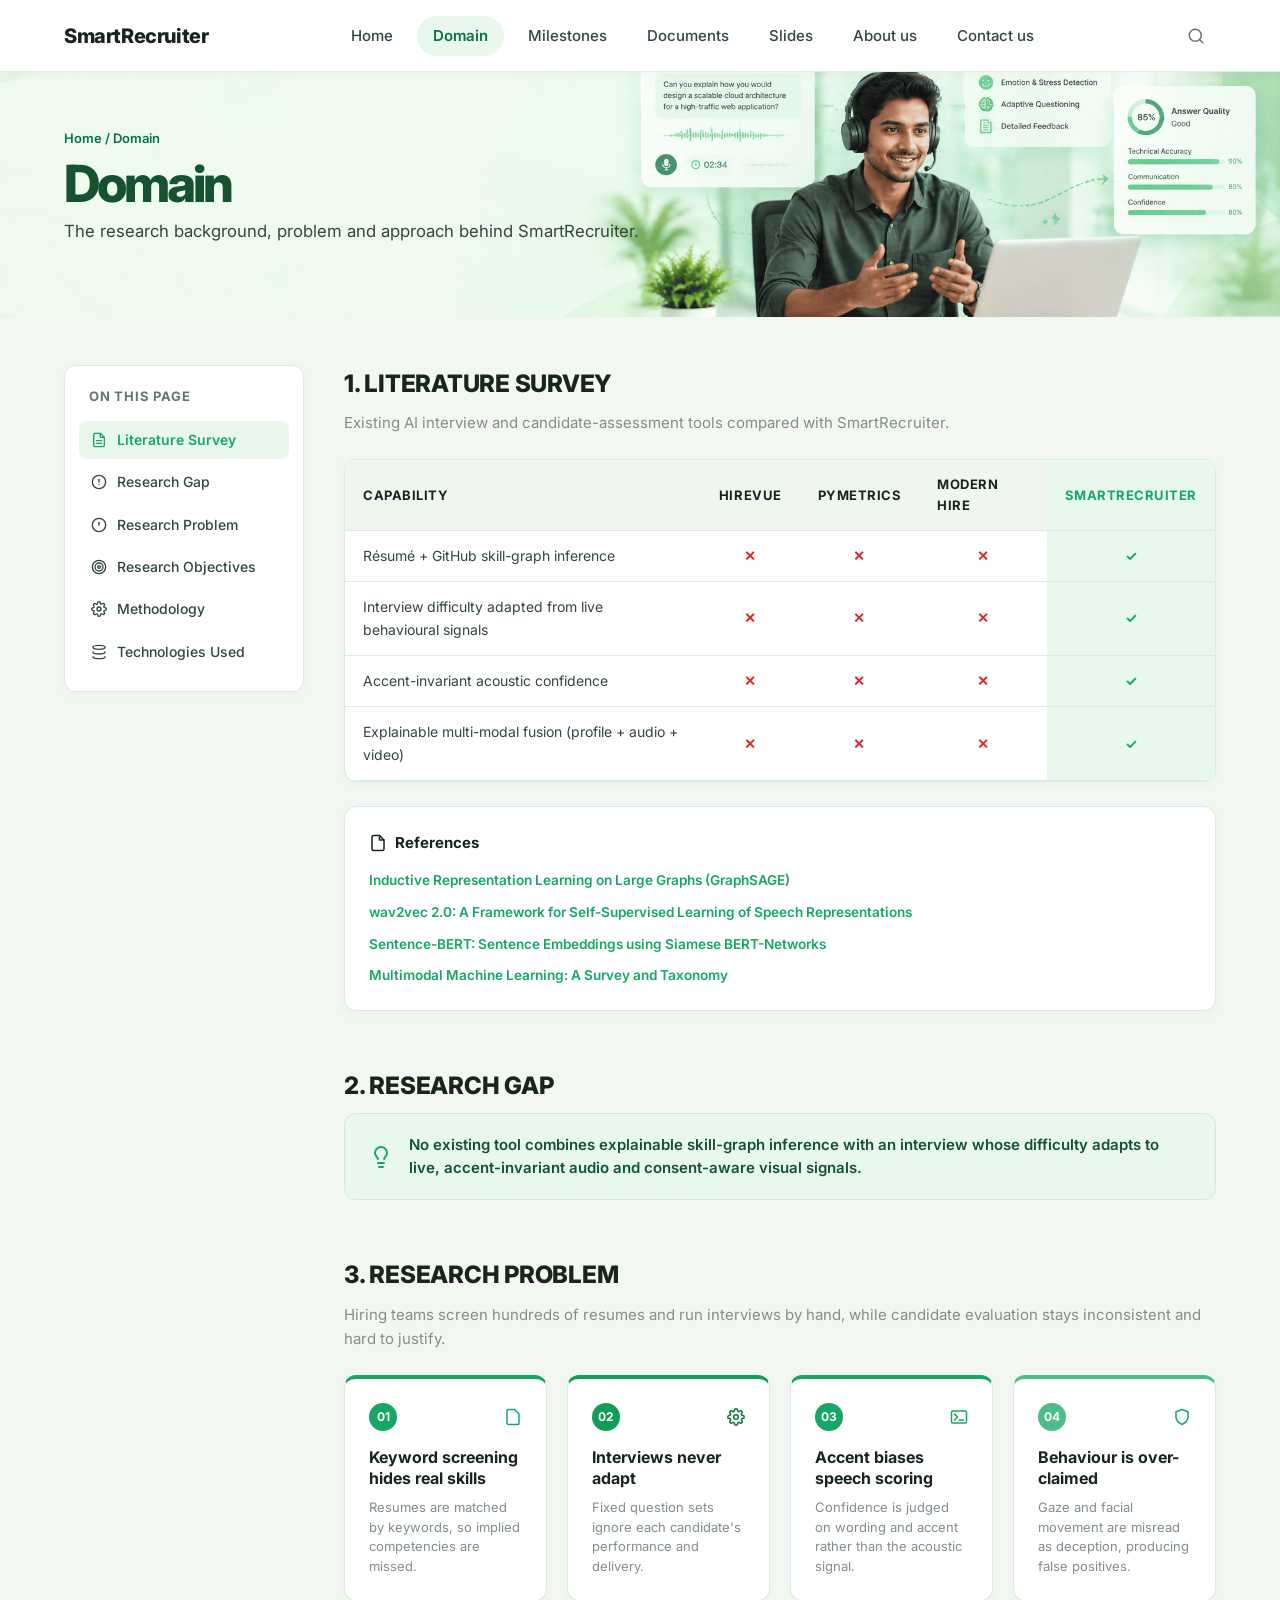
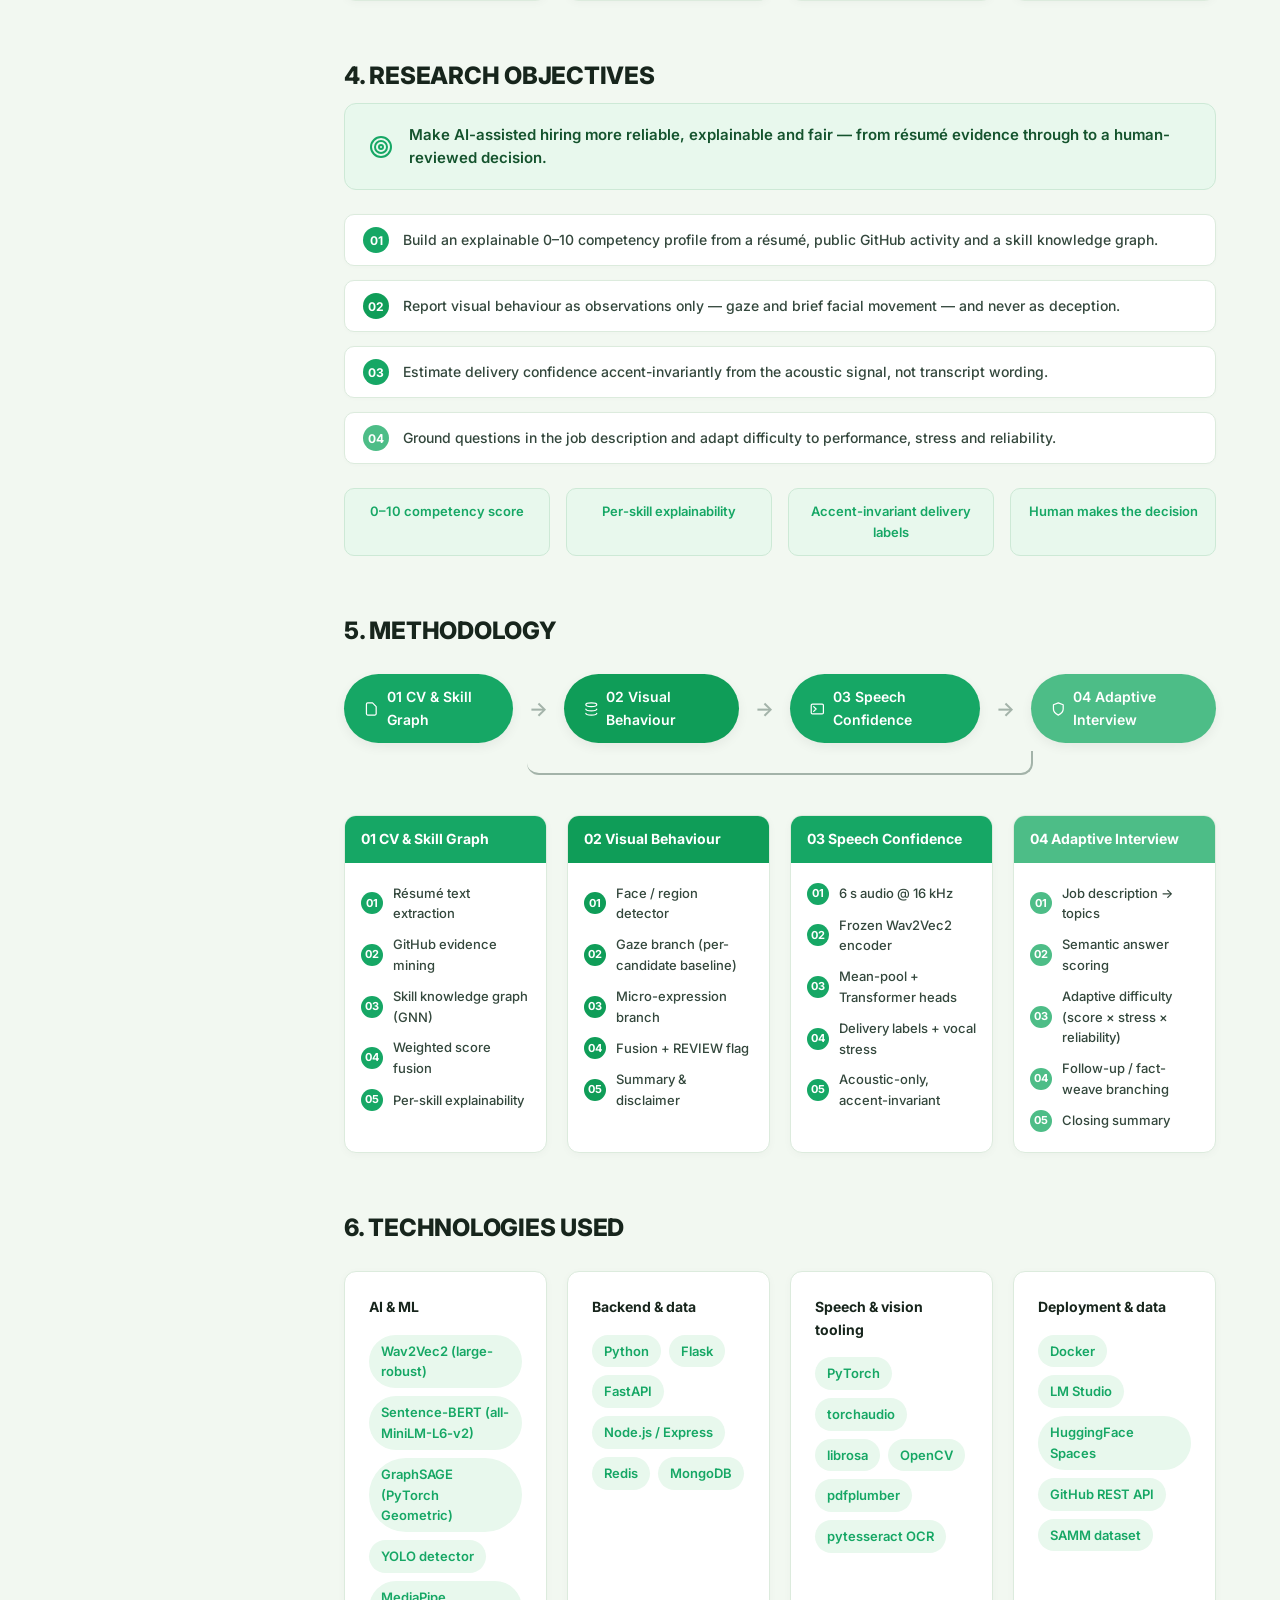
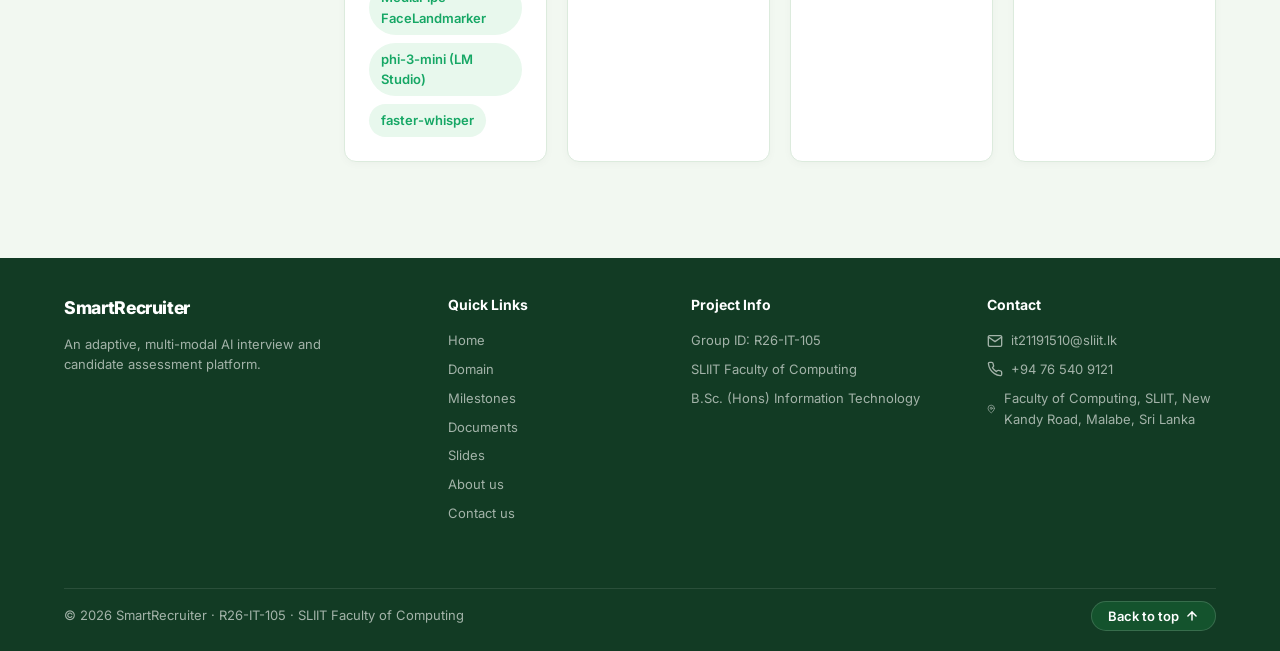
<file: domain.html>
<!DOCTYPE html>
<html lang="en">
<head>
  <meta charset="UTF-8">
  <meta name="viewport" content="width=device-width, initial-scale=1.0">
  <meta name="description" content="SmartRecruiter Domain — Literature Survey, Research Gap, Objectives, Methodology and Technologies.">
  <title>Domain — SmartRecruiter</title>
  
  <!-- Fonts -->
  <link rel="preconnect" href="https://fonts.googleapis.com">
  <link rel="preconnect" href="https://fonts.gstatic.com" crossorigin>
  <link href="https://fonts.googleapis.com/css2?family=Inter:wght@400;500;600;700;800&family=JetBrains+Mono:wght@400;500;600&display=swap" rel="stylesheet">
  
  <!-- Stylesheets -->
  <link rel="stylesheet" href="css/components.css">
  <link rel="stylesheet" href="css/style.css">
  <link rel="stylesheet" href="css/responsive.css">
</head>
<body class="domain-page">

  <!-- Main Top Header -->
  <header class="site-header">
    <div class="container site-header__inner">
      <a class="brand" href="index.html" aria-label="SmartRecruiter Homepage">
        <span class="brand-text">Smart<span class="brand-accent">Recruiter</span></span>
      </a>

      <nav class="nav" aria-label="Primary Navigation">
        <ul class="nav__list">
          <li><a class="nav__link" href="index.html">Home</a></li>
          <li><a class="nav__link active" href="domain.html" aria-current="page">Domain</a></li>
          <li><a class="nav__link" href="milestones.html">Milestones</a></li>
          <li><a class="nav__link" href="documents.html">Documents</a></li>
          <li><a class="nav__link" href="slides.html">Slides</a></li>
          <li><a class="nav__link" href="about.html">About us</a></li>
          <li><a class="nav__link" href="contact.html">Contact us</a></li>
        </ul>
      </nav>

      <div class="header__tools">
        <button class="search-btn" aria-label="Search">
          <svg width="18" height="18" viewBox="0 0 24 24" fill="none" stroke="currentColor" stroke-width="2" stroke-linecap="round" stroke-linejoin="round">
            <circle cx="11" cy="11" r="8"></circle>
            <line x1="21" y1="21" x2="16.65" y2="16.65"></line>
          </svg>
        </button>
        <button class="nav-toggle" aria-label="Toggle menu" aria-expanded="false">
          <span class="hamburger-bar"></span>
          <span class="hamburger-bar"></span>
          <span class="hamburger-bar"></span>
        </button>
      </div>
    </div>
  </header>

  <main>
    <!-- Domain Hero / Banner Section -->
    <section class="domain-hero">
      <div class="hero-grid-bg"></div>
      <div class="container">
        <div class="domain-breadcrumb">Home / Domain</div>
        <h1 class="domain-title">Domain</h1>
        <p class="domain-subtitle">The research background, problem and approach behind SmartRecruiter.</p>
      </div>
    </section>

    <!-- Main Domain 2-Column Content Layout -->
    <section class="domain-main-section">
      <div class="container domain-container">
        <div class="domain-layout">
          
          <!-- Sticky Left Sidebar Navigation -->
          <aside class="domain-sidebar-wrapper">
            <div class="domain-sidebar-card">
              <div class="sidebar-header">On this page</div>
              <nav class="sidebar-nav">
                <a href="#literature-survey" class="sidebar-link active">
                  <svg width="16" height="16" viewBox="0 0 24 24" fill="none" stroke="currentColor" stroke-width="2" stroke-linecap="round" stroke-linejoin="round">
                    <path d="M14 2H6a2 2 0 0 0-2 2v16a2 2 0 0 0 2 2h12a2 2 0 0 0 2-2V8z"></path>
                    <polyline points="14 2 14 8 20 8"></polyline>
                    <line x1="16" y1="13" x2="8" y2="13"></line>
                    <line x1="16" y1="17" x2="8" y2="17"></line>
                  </svg>
                  Literature Survey
                </a>
                <a href="#research-gap" class="sidebar-link">
                  <svg width="16" height="16" viewBox="0 0 24 24" fill="none" stroke="currentColor" stroke-width="2" stroke-linecap="round" stroke-linejoin="round">
                    <circle cx="12" cy="12" r="10"></circle>
                    <line x1="12" y1="8" x2="12" y2="12"></line>
                    <line x1="12" y1="16" x2="12.01" y2="16"></line>
                  </svg>
                  Research Gap
                </a>
                <a href="#research-problem" class="sidebar-link">
                  <svg width="16" height="16" viewBox="0 0 24 24" fill="none" stroke="currentColor" stroke-width="2" stroke-linecap="round" stroke-linejoin="round">
                    <circle cx="12" cy="12" r="10"></circle>
                    <line x1="12" y1="8" x2="12" y2="12"></line>
                  </svg>
                  Research Problem
                </a>
                <a href="#research-objectives" class="sidebar-link">
                  <svg width="16" height="16" viewBox="0 0 24 24" fill="none" stroke="currentColor" stroke-width="2" stroke-linecap="round" stroke-linejoin="round">
                    <circle cx="12" cy="12" r="10"></circle>
                    <circle cx="12" cy="12" r="6"></circle>
                    <circle cx="12" cy="12" r="2"></circle>
                  </svg>
                  Research Objectives
                </a>
                <a href="#methodology" class="sidebar-link">
                  <svg width="16" height="16" viewBox="0 0 24 24" fill="none" stroke="currentColor" stroke-width="2" stroke-linecap="round" stroke-linejoin="round">
                    <circle cx="12" cy="12" r="3"></circle>
                    <path d="M19.4 15a1.65 1.65 0 0 0 .33 1.82l.06.06a2 2 0 0 1 0 2.83 2 2 0 0 1-2.83 0l-.06-.06a1.65 1.65 0 0 0-1.82-.33 1.65 1.65 0 0 0-1 1.51V21a2 2 0 0 1-2 2 2 2 0 0 1-2-2v-.09A1.65 1.65 0 0 0 9 19.4a1.65 1.65 0 0 0-1.82.33l-.06.06a2 2 0 0 1-2.83 0 2 2 0 0 1 0-2.83l.06-.06a1.65 1.65 0 0 0 .33-1.82 1.65 1.65 0 0 0-1.51-1H3a2 2 0 0 1-2-2 2 2 0 0 1 2-2h.09A1.65 1.65 0 0 0 4.6 9a1.65 1.65 0 0 0-.33-1.82l-.06-.06a2 2 0 0 1 0-2.83 2 2 0 0 1 2.83 0l.06.06a1.65 1.65 0 0 0 1.82.33H9a1.65 1.65 0 0 0 1-1.51V3a2 2 0 0 1 2-2 2 2 0 0 1 2 2v.09a1.65 1.65 0 0 0 1 1.51 1.65 1.65 0 0 0 1.82-.33l.06-.06a2 2 0 0 1 2.83 0 2 2 0 0 1 0 2.83l-.06.06a1.65 1.65 0 0 0-.33 1.82V9a1.65 1.65 0 0 0 1.51 1H21a2 2 0 0 1 2 2 2 2 0 0 1-2 2h-.09a1.65 1.65 0 0 0-1.51 1z"></path>
                  </svg>
                  Methodology
                </a>
                <a href="#technologies-used" class="sidebar-link">
                  <svg width="16" height="16" viewBox="0 0 24 24" fill="none" stroke="currentColor" stroke-width="2" stroke-linecap="round" stroke-linejoin="round">
                    <ellipse cx="12" cy="5" rx="9" ry="3"></ellipse>
                    <path d="M21 12c0 1.66-4 3-9 3s-9-1.34-9-3"></path>
                    <path d="M21 19c0 1.66-4 3-9 3s-9-1.34-9-3"></path>
                  </svg>
                  Technologies Used
                </a>
              </nav>
            </div>
          </aside>

          <!-- Right Content Column -->
          <div class="domain-content">
            
            <!-- Section 1: Literature Survey -->
            <section id="literature-survey" class="domain-block">
              <h2 class="domain-block-title">1. LITERATURE SURVEY</h2>
              <p class="domain-block-sub">Existing AI interview and candidate-assessment tools compared with SmartRecruiter.</p>

              <!-- Comparison Table -->
              <div class="table-responsive-wrap">
                <table class="domain-table">
                  <thead>
                    <tr>
                      <th class="col-cap">Capability</th>
                      <th>HireVue</th>
                      <th>Pymetrics</th>
                      <th>Modern Hire</th>
                      <th class="col-neuroshell">SmartRecruiter</th>
                    </tr>
                  </thead>
                  <tbody>
                    <tr>
                      <td>Résumé + GitHub skill-graph inference</td>
                      <td class="col-cross">&#10005;</td>
                      <td class="col-cross">&#10005;</td>
                      <td class="col-cross">&#10005;</td>
                      <td class="col-check-neuroshell">&#10003;</td>
                    </tr>
                    <tr>
                      <td>Interview difficulty adapted from live behavioural signals</td>
                      <td class="col-cross">&#10005;</td>
                      <td class="col-cross">&#10005;</td>
                      <td class="col-cross">&#10005;</td>
                      <td class="col-check-neuroshell">&#10003;</td>
                    </tr>
                    <tr>
                      <td>Accent-invariant acoustic confidence</td>
                      <td class="col-cross">&#10005;</td>
                      <td class="col-cross">&#10005;</td>
                      <td class="col-cross">&#10005;</td>
                      <td class="col-check-neuroshell">&#10003;</td>
                    </tr>
                    <tr>
                      <td>Explainable multi-modal fusion (profile + audio + video)</td>
                      <td class="col-cross">&#10005;</td>
                      <td class="col-cross">&#10005;</td>
                      <td class="col-cross">&#10005;</td>
                      <td class="col-check-neuroshell">&#10003;</td>
                    </tr>
                  </tbody>
                </table>
              </div>

              <!-- References Box -->
              <div class="references-box">
                <div class="references-header">
                  <svg width="18" height="18" viewBox="0 0 24 24" fill="none" stroke="currentColor" stroke-width="2" stroke-linecap="round" stroke-linejoin="round">
                    <path d="M14 2H6a2 2 0 0 0-2 2v16a2 2 0 0 0 2 2h12a2 2 0 0 0 2-2V8z"></path>
                    <polyline points="14 2 14 8 20 8"></polyline>
                  </svg>
                  References
                </div>
                <div class="references-list">
                  <a class="ref-link" href="https://arxiv.org/abs/1706.02216" target="_blank" rel="noopener">Inductive Representation Learning on Large Graphs (GraphSAGE)</a>
                  <a class="ref-link" href="https://arxiv.org/abs/2006.11477" target="_blank" rel="noopener">wav2vec 2.0: A Framework for Self-Supervised Learning of Speech Representations</a>
                  <a class="ref-link" href="https://arxiv.org/abs/1908.10084" target="_blank" rel="noopener">Sentence-BERT: Sentence Embeddings using Siamese BERT-Networks</a>
                  <a class="ref-link" href="https://arxiv.org/abs/1705.09406" target="_blank" rel="noopener">Multimodal Machine Learning: A Survey and Taxonomy</a>
                </div>
              </div>
            </section>

            <!-- Section 2: Research Gap -->
            <section id="research-gap" class="domain-block">
              <h2 class="domain-block-title">2. RESEARCH GAP</h2>
              <div class="alert-box alert-box--gap">
                <div class="alert-icon">
                  <svg width="24" height="24" viewBox="0 0 24 24" fill="none" stroke="#16A765" stroke-width="2" stroke-linecap="round" stroke-linejoin="round">
                    <path d="M9 18h6"></path>
                    <path d="M10 22h4"></path>
                    <path d="M15.09 14c.18-.98.65-1.74 1.41-2.5A4.65 4.65 0 0 0 18 8 6 6 0 0 0 6 8c0 1 .23 2.23 1.5 3.5A4.61 4.61 0 0 1 8.91 14"></path>
                  </svg>
                </div>
                <div class="alert-text">
                  No existing tool combines explainable skill-graph inference with an interview whose difficulty adapts to live, accent-invariant audio and consent-aware visual signals.
                </div>
              </div>
            </section>

            <!-- Section 3: Research Problem -->
            <section id="research-problem" class="domain-block">
              <h2 class="domain-block-title">3. RESEARCH PROBLEM</h2>
              <p class="domain-block-sub">Hiring teams screen hundreds of resumes and run interviews by hand, while candidate evaluation stays inconsistent and hard to justify.</p>

              <div class="problem-cards-grid">
                <!-- Card 01 -->
                <article class="prob-card prob-card--blue">
                  <div class="prob-card__head">
                    <span class="prob-badge badge--blue">01</span>
                    <svg width="18" height="18" viewBox="0 0 24 24" fill="none" stroke="#16A765" stroke-width="2" stroke-linecap="round" stroke-linejoin="round">
                      <path d="M14 2H6a2 2 0 0 0-2 2v16a2 2 0 0 0 2 2h12a2 2 0 0 0 2-2V8z"></path>
                    </svg>
                  </div>
                  <h3 class="prob-card__title">Keyword screening hides real skills</h3>
                  <p class="prob-card__text">Resumes are matched by keywords, so implied competencies are missed.</p>
                </article>

                <!-- Card 02 -->
                <article class="prob-card prob-card--teal">
                  <div class="prob-card__head">
                    <span class="prob-badge badge--teal">02</span>
                    <svg width="18" height="18" viewBox="0 0 24 24" fill="none" stroke="#087443" stroke-width="2" stroke-linecap="round" stroke-linejoin="round">
                      <circle cx="12" cy="12" r="3"></circle>
                      <path d="M19.4 15a1.65 1.65 0 0 0 .33 1.82l.06.06a2 2 0 0 1 0 2.83 2 2 0 0 1-2.83 0l-.06-.06a1.65 1.65 0 0 0-1.82-.33 1.65 1.65 0 0 0-1 1.51V21a2 2 0 0 1-2 2 2 2 0 0 1-2-2v-.09A1.65 1.65 0 0 0 9 19.4a1.65 1.65 0 0 0-1.82.33l-.06.06a2 2 0 0 1-2.83 0 2 2 0 0 1 0-2.83l.06-.06a1.65 1.65 0 0 0 .33-1.82 1.65 1.65 0 0 0-1.51-1H3a2 2 0 0 1-2-2 2 2 0 0 1 2-2h.09A1.65 1.65 0 0 0 4.6 9a1.65 1.65 0 0 0-.33-1.82l-.06-.06a2 2 0 0 1 0-2.83 2 2 0 0 1 2.83 0l.06.06a1.65 1.65 0 0 0 1.82.33H9a1.65 1.65 0 0 0 1-1.51V3a2 2 0 0 1 2-2 2 2 0 0 1 2 2v.09a1.65 1.65 0 0 0 1 1.51 1.65 1.65 0 0 0 1.82-.33l.06-.06a2 2 0 0 1 2.83 0 2 2 0 0 1 0 2.83l-.06.06a1.65 1.65 0 0 0-.33 1.82V9a1.65 1.65 0 0 0 1.51 1H21a2 2 0 0 1 2 2 2 2 0 0 1-2 2h-.09a1.65 1.65 0 0 0-1.51 1z"></path>
                    </svg>
                  </div>
                  <h3 class="prob-card__title">Interviews never adapt</h3>
                  <p class="prob-card__text">Fixed question sets ignore each candidate's performance and delivery.</p>
                </article>

                <!-- Card 03 -->
                <article class="prob-card prob-card--emerald">
                  <div class="prob-card__head">
                    <span class="prob-badge badge--emerald">03</span>
                    <svg width="18" height="18" viewBox="0 0 24 24" fill="none" stroke="#16A765" stroke-width="2" stroke-linecap="round" stroke-linejoin="round">
                      <rect x="2" y="4" width="20" height="16" rx="2"></rect>
                      <path d="M6 8l4 4-4 4"></path>
                      <path d="M12 16h6"></path>
                    </svg>
                  </div>
                  <h3 class="prob-card__title">Accent biases speech scoring</h3>
                  <p class="prob-card__text">Confidence is judged on wording and accent rather than the acoustic signal.</p>
                </article>

                <!-- Card 04 -->
                <article class="prob-card prob-card--amber">
                  <div class="prob-card__head">
                    <span class="prob-badge badge--amber">04</span>
                    <svg width="18" height="18" viewBox="0 0 24 24" fill="none" stroke="#16A765" stroke-width="2" stroke-linecap="round" stroke-linejoin="round">
                      <path d="M12 22s8-4 8-10V5l-8-3-8 3v7c0 6 8 10 8 10z"></path>
                    </svg>
                  </div>
                  <h3 class="prob-card__title">Behaviour is over-claimed</h3>
                  <p class="prob-card__text">Gaze and facial movement are misread as deception, producing false positives.</p>
                </article>
              </div>
            </section>

            <!-- Section 4: Research Objectives -->
            <section id="research-objectives" class="domain-block">
              <h2 class="domain-block-title">4. RESEARCH OBJECTIVES</h2>
              
              <!-- Objective Banner -->
              <div class="alert-box alert-box--objective">
                <div class="alert-icon">
                  <svg width="24" height="24" viewBox="0 0 24 24" fill="none" stroke="#16A765" stroke-width="2" stroke-linecap="round" stroke-linejoin="round">
                    <circle cx="12" cy="12" r="10"></circle>
                    <circle cx="12" cy="12" r="6"></circle>
                    <circle cx="12" cy="12" r="2"></circle>
                  </svg>
                </div>
                <div class="alert-text">
                  Make AI-assisted hiring more reliable, explainable and fair — from résumé evidence through to a human-reviewed decision.
                </div>
              </div>

              <!-- Objectives List Rows -->
              <div class="objectives-list">
                <div class="obj-item">
                  <span class="obj-badge badge--blue">01</span>
                  <span class="obj-text">Build an explainable 0–10 competency profile from a résumé, public GitHub activity and a skill knowledge graph.</span>
                </div>
                <div class="obj-item">
                  <span class="obj-badge badge--teal">02</span>
                  <span class="obj-text">Report visual behaviour as observations only — gaze and brief facial movement — and never as deception.</span>
                </div>
                <div class="obj-item">
                  <span class="obj-badge badge--emerald">03</span>
                  <span class="obj-text">Estimate delivery confidence accent-invariantly from the acoustic signal, not transcript wording.</span>
                </div>
                <div class="obj-item">
                  <span class="obj-badge badge--amber">04</span>
                  <span class="obj-text">Ground questions in the job description and adapt difficulty to performance, stress and reliability.</span>
                </div>
              </div>

              <!-- Metrics Target Cards Row -->
              <div class="metrics-row">
                <div class="metric-pill-card">0–10 competency score</div>
                <div class="metric-pill-card">Per-skill explainability</div>
                <div class="metric-pill-card">Accent-invariant delivery labels</div>
                <div class="metric-pill-card">Human makes the decision</div>
              </div>
            </section>

            <!-- Section 5: Methodology -->
            <section id="methodology" class="domain-block">
              <h2 class="domain-block-title">5. METHODOLOGY</h2>

              <!-- Top Pipeline Diagram -->
              <div class="methodology-pipeline-wrapper">
                <div class="methodology-diagram">
                  <!-- Node 1 -->
                  <div class="method-node node--blue">
                    <svg width="18" height="18" viewBox="0 0 24 24" fill="none" stroke="currentColor" stroke-width="2" stroke-linecap="round" stroke-linejoin="round">
                      <path d="M14 2H6a2 2 0 0 0-2 2v16a2 2 0 0 0 2 2h12a2 2 0 0 0 2-2V8z"></path>
                    </svg>
                    <span>01 CV &amp; Skill Graph</span>
                  </div>

                  <div class="pipeline-arrow">&rarr;</div>

                  <!-- Node 2 -->
                  <div class="method-node node--teal">
                    <svg width="18" height="18" viewBox="0 0 24 24" fill="none" stroke="currentColor" stroke-width="2" stroke-linecap="round" stroke-linejoin="round">
                      <ellipse cx="12" cy="5" rx="9" ry="3"></ellipse>
                      <path d="M21 12c0 1.66-4 3-9 3s-9-1.34-9-3"></path>
                      <path d="M21 19c0 1.66-4 3-9 3s-9-1.34-9-3"></path>
                    </svg>
                    <span>02 Visual Behaviour</span>
                  </div>

                  <div class="pipeline-arrow">&rarr;</div>

                  <!-- Node 3 -->
                  <div class="method-node node--emerald">
                    <svg width="18" height="18" viewBox="0 0 24 24" fill="none" stroke="currentColor" stroke-width="2" stroke-linecap="round" stroke-linejoin="round">
                      <rect x="2" y="4" width="20" height="16" rx="2"></rect>
                      <path d="M6 8l4 4-4 4"></path>
                    </svg>
                    <span>03 Speech Confidence</span>
                  </div>

                  <div class="pipeline-arrow">&rarr;</div>

                  <!-- Node 4 -->
                  <div class="method-node node--amber">
                    <svg width="18" height="18" viewBox="0 0 24 24" fill="none" stroke="currentColor" stroke-width="2" stroke-linecap="round" stroke-linejoin="round">
                      <path d="M12 22s8-4 8-10V5l-8-3-8 3v7c0 6 8 10 8 10z"></path>
                    </svg>
                    <span>04 Adaptive Interview</span>
                  </div>
                </div>

                <!-- Loopback Line -->
                <div class="pipeline-loopback">
                  <div class="loopback-line"></div>
                </div>
              </div>

              <!-- 4 Detailed Module Columns Grid -->
              <div class="methodology-cards-grid">
                <!-- Column 01: CV & Skill Graph -->
                <div class="method-card method-card--blue" id="cv-skill-graph">
                  <div class="method-card-header header--blue">01 CV &amp; Skill Graph</div>
                  <ul class="method-sub-list">
                    <li><span class="sub-num sub-num--blue">01</span> Résumé text extraction</li>
                    <li><span class="sub-num sub-num--blue">02</span> GitHub evidence mining</li>
                    <li><span class="sub-num sub-num--blue">03</span> Skill knowledge graph (GNN)</li>
                    <li><span class="sub-num sub-num--blue">04</span> Weighted score fusion</li>
                    <li><span class="sub-num sub-num--blue">05</span> Per-skill explainability</li>
                  </ul>
                </div>

                <!-- Column 02: Visual Behaviour -->
                <div class="method-card method-card--teal" id="visual-behaviour">
                  <div class="method-card-header header--teal">02 Visual Behaviour</div>
                  <ul class="method-sub-list">
                    <li><span class="sub-num sub-num--teal">01</span> Face / region detector</li>
                    <li><span class="sub-num sub-num--teal">02</span> Gaze branch (per-candidate baseline)</li>
                    <li><span class="sub-num sub-num--teal">03</span> Micro-expression branch</li>
                    <li><span class="sub-num sub-num--teal">04</span> Fusion + REVIEW flag</li>
                    <li><span class="sub-num sub-num--teal">05</span> Summary &amp; disclaimer</li>
                  </ul>
                </div>

                <!-- Column 03: Speech Confidence -->
                <div class="method-card method-card--emerald" id="speech-confidence">
                  <div class="method-card-header header--emerald">03 Speech Confidence</div>
                  <ul class="method-sub-list">
                    <li><span class="sub-num sub-num--emerald">01</span> 6 s audio @ 16 kHz</li>
                    <li><span class="sub-num sub-num--emerald">02</span> Frozen Wav2Vec2 encoder</li>
                    <li><span class="sub-num sub-num--emerald">03</span> Mean-pool + Transformer heads</li>
                    <li><span class="sub-num sub-num--emerald">04</span> Delivery labels + vocal stress</li>
                    <li><span class="sub-num sub-num--emerald">05</span> Acoustic-only, accent-invariant</li>
                  </ul>
                </div>

                <!-- Column 04: Adaptive Interview -->
                <div class="method-card method-card--amber" id="adaptive-interview">
                  <div class="method-card-header header--amber">04 Adaptive Interview</div>
                  <ul class="method-sub-list">
                    <li><span class="sub-num sub-num--amber">01</span> Job description → topics</li>
                    <li><span class="sub-num sub-num--amber">02</span> Semantic answer scoring</li>
                    <li><span class="sub-num sub-num--amber">03</span> Adaptive difficulty (score × stress × reliability)</li>
                    <li><span class="sub-num sub-num--amber">04</span> Follow-up / fact-weave branching</li>
                    <li><span class="sub-num sub-num--amber">05</span> Closing summary</li>
                  </ul>
                </div>
              </div>
            </section>

            <!-- Section 6: Technologies Used -->
            <section id="technologies-used" class="domain-block">
              <h2 class="domain-block-title">6. TECHNOLOGIES USED</h2>

              <div class="tech-grid">
                <!-- Category 1 -->
                <div class="tech-col">
                  <h3 class="tech-col-title">AI &amp; ML</h3>
                  <div class="tech-pills">
                    <span class="tech-pill">Wav2Vec2 (large-robust)</span>
                    <span class="tech-pill">Sentence-BERT (all-MiniLM-L6-v2)</span>
                    <span class="tech-pill">GraphSAGE (PyTorch Geometric)</span>
                    <span class="tech-pill">YOLO detector</span>
                    <span class="tech-pill">MediaPipe FaceLandmarker</span>
                    <span class="tech-pill">phi-3-mini (LM Studio)</span>
                    <span class="tech-pill">faster-whisper</span>
                  </div>
                </div>

                <!-- Category 2 -->
                <div class="tech-col">
                  <h3 class="tech-col-title">Backend &amp; data</h3>
                  <div class="tech-pills">
                    <span class="tech-pill">Python</span>
                    <span class="tech-pill">Flask</span>
                    <span class="tech-pill">FastAPI</span>
                    <span class="tech-pill">Node.js / Express</span>
                    <span class="tech-pill">Redis</span>
                    <span class="tech-pill">MongoDB</span>
                  </div>
                </div>

                <!-- Category 3 -->
                <div class="tech-col">
                  <h3 class="tech-col-title">Speech &amp; vision tooling</h3>
                  <div class="tech-pills">
                    <span class="tech-pill">PyTorch</span>
                    <span class="tech-pill">torchaudio</span>
                    <span class="tech-pill">librosa</span>
                    <span class="tech-pill">OpenCV</span>
                    <span class="tech-pill">pdfplumber</span>
                    <span class="tech-pill">pytesseract OCR</span>
                  </div>
                </div>

                <!-- Category 4 -->
                <div class="tech-col">
                  <h3 class="tech-col-title">Deployment &amp; data</h3>
                  <div class="tech-pills">
                    <span class="tech-pill">Docker</span>
                    <span class="tech-pill">LM Studio</span>
                    <span class="tech-pill">HuggingFace Spaces</span>
                    <span class="tech-pill">GitHub REST API</span>
                    <span class="tech-pill">SAMM dataset</span>
                  </div>
                </div>
              </div>
            </section>

          </div>
        </div>
      </div>
    </section>
  </main>

  <!-- Main Footer -->
  <footer class="site-footer">
    <div class="container">
      <div class="footer__grid">
        <div class="footer-brand-col">
          <a class="footer-brand" href="index.html">
            <span class="footer-brand-text">Smart<span class="brand-accent">Recruiter</span></span>
          </a>
          <p class="footer-desc">An adaptive, multi-modal AI interview and candidate assessment platform.</p>
        </div>

        <div class="footer-links-col">
          <h4 class="footer__title">Quick Links</h4>
          <ul class="footer__list">
            <li><a href="index.html">Home</a></li>
            <li><a href="domain.html">Domain</a></li>
            <li><a href="milestones.html">Milestones</a></li>
            <li><a href="documents.html">Documents</a></li>
            <li><a href="slides.html">Slides</a></li>
            <li><a href="about.html">About us</a></li>
            <li><a href="contact.html">Contact us</a></li>
          </ul>
        </div>

        <div class="footer-info-col">
          <h4 class="footer__title">Project Info</h4>
          <ul class="footer-info-list">
            <li>Group ID: R26-IT-105</li>
            <li>SLIIT Faculty of Computing</li>
            <li>B.Sc. (Hons) Information Technology</li>
          </ul>
        </div>

        <div class="footer-contact-col">
          <h4 class="footer__title">Contact</h4>
          <ul class="footer-contact-list">
            <li>
              <svg width="16" height="16" viewBox="0 0 24 24" fill="none" stroke="currentColor" stroke-width="2" stroke-linecap="round" stroke-linejoin="round"><path d="M4 4h16c1.1 0 2 .9 2 2v12c0 1.1-.9 2-2 2H4c-1.1 0-2-.9-2-2V6c0-1.1.9-2 2-2z"></path><polyline points="22,6 12,13 2,6"></polyline></svg>
              <a href="mailto:it21191510@sliit.lk">it21191510@sliit.lk</a>
            </li>
            <li>
              <svg width="16" height="16" viewBox="0 0 24 24" fill="none" stroke="currentColor" stroke-width="2" stroke-linecap="round" stroke-linejoin="round"><path d="M22 16.92v3a2 2 0 0 1-2.18 2 19.79 19.79 0 0 1-8.63-3.07 19.5 19.5 0 0 1-6-6 19.79 19.79 0 0 1-3.07-8.67A2 2 0 0 1 4.11 2h3a2 2 0 0 1 2 1.72 12.84 12.84 0 0 0 .7 2.81 2 2 0 0 1-.45 2.11L8.09 9.91a16 16 0 0 0 6 6l1.27-1.27a2 2 0 0 1 2.11-.45 12.84 12.84 0 0 0 2.81.7A2 2 0 0 1 22 16.92z"></path></svg>
              <a href="tel:+94765409121">+94 76 540 9121</a>
            </li>
            <li>
              <svg width="16" height="16" viewBox="0 0 24 24" fill="none" stroke="currentColor" stroke-width="2" stroke-linecap="round" stroke-linejoin="round"><path d="M21 10c0 7-9 13-9 13s-9-6-9-13a9 9 0 0 1 18 0z"></path><circle cx="12" cy="10" r="3"></circle></svg>
              Faculty of Computing, SLIIT, New Kandy Road, Malabe, Sri Lanka
            </li>
          </ul>
        </div>
      </div>

      <div class="footer__bottom">
        <span class="copyright-text">&copy; <span data-year>2026</span> SmartRecruiter &middot; R26-IT-105 &middot; SLIIT Faculty of Computing</span>
        <button class="back-to-top-btn" aria-label="Back to top">
          Back to top
          <svg width="14" height="14" viewBox="0 0 24 24" fill="none" stroke="currentColor" stroke-width="2.5" stroke-linecap="round" stroke-linejoin="round">
            <line x1="12" y1="19" x2="12" y2="5"></line>
            <polyline points="5 12 12 5 19 12"></polyline>
          </svg>
        </button>
      </div>
    </div>
  </footer>

  <script src="js/main.js"></script>
</body>
</html>
</file>
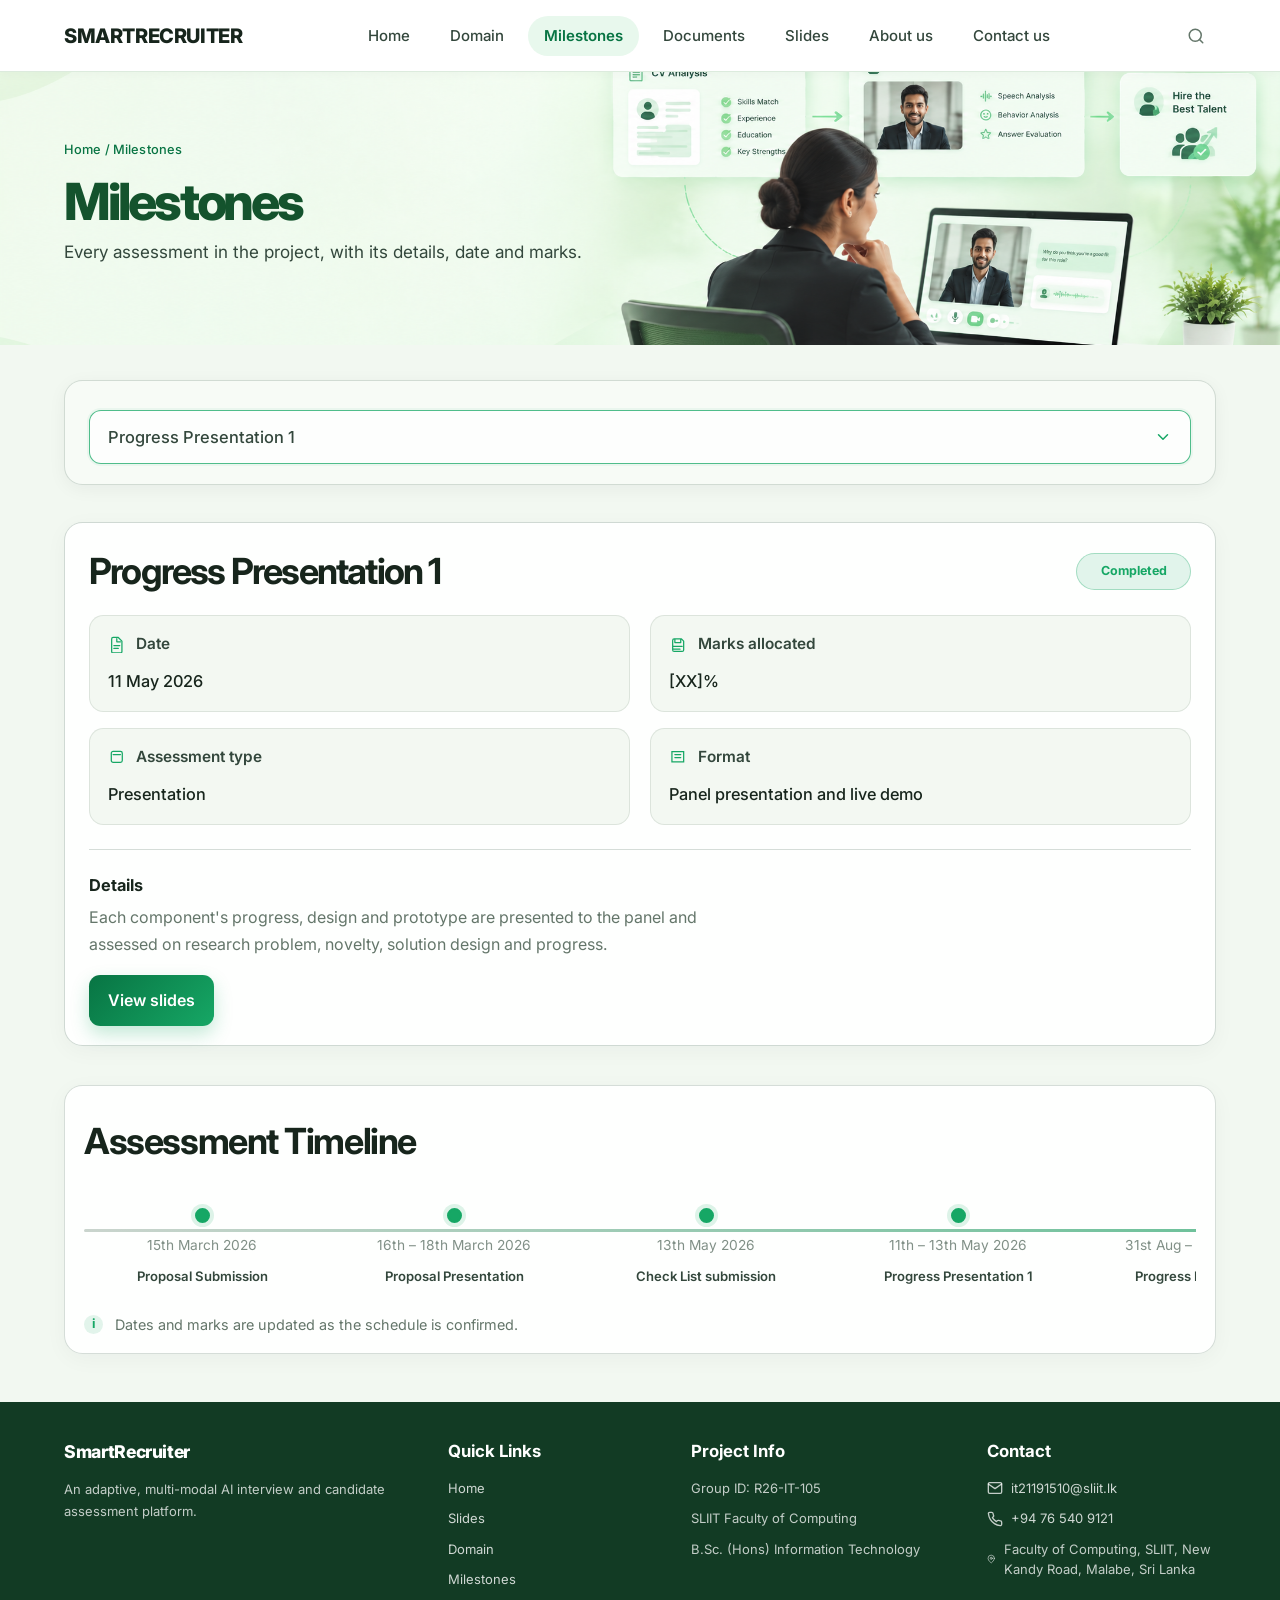
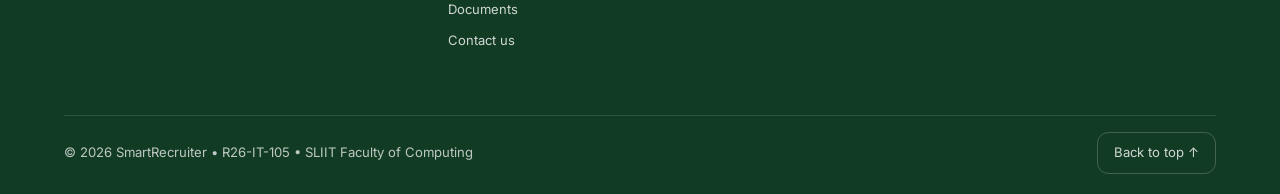
<file: milestones.html>
<!DOCTYPE html>
<html lang="en">
<head>
  <meta charset="UTF-8">
  <meta name="viewport" content="width=device-width, initial-scale=1.0">
  <meta name="description" content="SmartRecruiter milestones, assessments, timeline and project status.">
  <title>SmartRecruiter — Milestones</title>

  <link rel="preconnect" href="https://fonts.googleapis.com">
  <link rel="preconnect" href="https://fonts.gstatic.com" crossorigin>
  <link href="https://fonts.googleapis.com/css2?family=Inter:wght@400;500;600;700;800&family=JetBrains+Mono:wght@400;500;600&display=swap" rel="stylesheet">

  <link rel="stylesheet" href="css/components.css">
  <link rel="stylesheet" href="css/style.css">
  <link rel="stylesheet" href="css/responsive.css">
</head>
<body class="milestones-page">
  <header class="site-header">
    <div class="container site-header__inner">
      <a class="brand" href="index.html" aria-label="SmartRecruiter Homepage">
        <span class="brand-text">SMART<span class="brand-accent">RECRUITER</span></span>
      </a>

      <nav class="nav" aria-label="Primary Navigation">
        <ul class="nav__list">
          <li><a class="nav__link" href="index.html">Home</a></li>
          <li><a class="nav__link" href="domain.html">Domain</a></li>
          <li><a class="nav__link active" href="milestones.html" aria-current="page">Milestones</a></li>
          <li><a class="nav__link" href="documents.html">Documents</a></li>
          <li><a class="nav__link" href="slides.html">Slides</a></li>
          <li><a class="nav__link" href="about.html">About us</a></li>
          <li><a class="nav__link" href="contact.html">Contact us</a></li>
        </ul>
      </nav>

      <div class="header__tools">
        <button class="search-btn" aria-label="Search">
          <svg width="18" height="18" viewBox="0 0 24 24" fill="none" stroke="currentColor" stroke-width="2" stroke-linecap="round" stroke-linejoin="round">
            <circle cx="11" cy="11" r="8"></circle>
            <line x1="21" y1="21" x2="16.65" y2="16.65"></line>
          </svg>
        </button>
        <button class="nav-toggle" aria-label="Toggle menu" aria-expanded="false">
          <span class="hamburger-bar"></span>
          <span class="hamburger-bar"></span>
          <span class="hamburger-bar"></span>
        </button>
      </div>
    </div>
  </header>

  <main class="milestones-main">
    <section class="milestones-banner">
      <div class="container milestones-banner__inner">
        <div class="breadcrumbs">Home / Milestones</div>
        <h1>Milestones</h1>
        <p>Every assessment in the project, with its details, date and marks.</p>
      </div>
    </section>

    <div class="container milestones-shell">
      <section class="assessment-picker" aria-labelledby="assessment-heading">
        <h2 id="assessment-heading" class="sr-only">Select an assessment</h2>
        <div class="assessment-select" data-assessment-select>
          <button type="button" class="assessment-select__trigger" aria-expanded="false" aria-controls="assessment-menu">
            <span class="selected-value">Progress Presentation 1</span>
            <svg width="18" height="18" viewBox="0 0 24 24" fill="none" stroke="currentColor" stroke-width="2" stroke-linecap="round" stroke-linejoin="round" aria-hidden="true">
              <polyline points="6 9 12 15 18 9"></polyline>
            </svg>
          </button>

          <div id="assessment-menu" class="assessment-select__menu" role="listbox" aria-label="Assessment choices">
            <button class="assessment-option" type="button" role="option" aria-selected="false" data-target="proposal">Project Proposal</button>
            <button class="assessment-option" type="button" role="option" aria-selected="false" data-target="proposal-presentation">Proposal Presentation</button>
            <button class="assessment-option is-selected" type="button" role="option" aria-selected="true" data-target="progress-1">Progress Presentation 1</button>
            <button class="assessment-option" type="button" role="option" aria-selected="false" data-target="progress-2">Progress Presentation 2</button>
            <button class="assessment-option" type="button" role="option" aria-selected="false" data-target="checklist">Checklist Submission</button>
            <button class="assessment-option" type="button" role="option" aria-selected="false" data-target="website">Website</button>
            <button class="assessment-option" type="button" role="option" aria-selected="false" data-target="research-paper">Research Paper</button>
            <button class="assessment-option" type="button" role="option" aria-selected="false" data-target="final-report">Final Report</button>
          </div>
        </div>
      </section>

      <section class="assessment-panels">
        <article class="assessment-panel is-visible" data-assessment-panel="progress-1">
          <div class="panel-header">
            <h3>Progress Presentation 1</h3>
            <span class="status-badge">Completed</span>
          </div>

          <div class="info-grid">
            <div class="info-card">
              <div class="info-card__label">
                <svg viewBox="0 0 24 24" aria-hidden="true"><path d="M7 2h7l5 5v14a2 2 0 0 1-2 2H7a2 2 0 0 1-2-2V4a2 2 0 0 1 2-2zm5 1.5V8h5" fill="none" stroke="currentColor" stroke-width="1.7" stroke-linecap="round" stroke-linejoin="round"/><path d="M8 13h8M8 17h6" fill="none" stroke="currentColor" stroke-width="1.7" stroke-linecap="round"/></svg>
                <span>Date</span>
              </div>
              <p>11 May 2026</p>
            </div>

            <div class="info-card">
              <div class="info-card__label">
                <svg viewBox="0 0 24 24" aria-hidden="true"><path d="M6 14h12M6 18h9M7 4h10l3 3v12a2 2 0 0 1-2 2H7a2 2 0 0 1-2-2V6a2 2 0 0 1 2-2zm1 0v5h8V4" fill="none" stroke="currentColor" stroke-width="1.7" stroke-linecap="round" stroke-linejoin="round"/></svg>
                <span>Marks allocated</span>
              </div>
              <p>[XX]%</p>
            </div>

            <div class="info-card">
              <div class="info-card__label">
                <svg viewBox="0 0 24 24" aria-hidden="true"><path d="M7 4.5h10a2.5 2.5 0 0 1 2.5 2.5v10A2.5 2.5 0 0 1 17 19.5H7A2.5 2.5 0 0 1 4.5 17V7A2.5 2.5 0 0 1 7 4.5zm0 4.5h10" fill="none" stroke="currentColor" stroke-width="1.7" stroke-linecap="round"/>
                </svg>
                <span>Assessment type</span>
              </div>
              <p>Presentation</p>
            </div>

            <div class="info-card">
              <div class="info-card__label">
                <svg viewBox="0 0 24 24" aria-hidden="true"><path d="M4 5h16v14H4zM8 9h8M8 13h8" fill="none" stroke="currentColor" stroke-width="1.7" stroke-linecap="round"/></svg>
                <span>Format</span>
              </div>
              <p>Panel presentation and live demo</p>
            </div>
          </div>

          <div class="panel-details">
            <div class="panel-details__title">Details</div>
            <p>Each component's progress, design and prototype are presented to the panel and assessed on research problem, novelty, solution design and progress.</p>
            <a href="https://mysliit-my.sharepoint.com/:p:/g/personal/it22116888_my_sliit_lk/IQDAHgcvgRVES76XQxUWhS0cAc4_dLh-4z7yWGjkB6v7Xsw?e=CImijy" class="panel-link">View slides</a>
          </div>
        </article>

        <article class="assessment-panel" data-assessment-panel="proposal" hidden>
          <div class="panel-header">
            <h3>Project Proposal</h3>
            <span class="status-badge status-badge--neutral">Pending</span>
          </div>

          <div class="info-grid">
            <div class="info-card"><div class="info-card__label"><span>Date</span></div><p>Mar 2026</p></div>
            <div class="info-card"><div class="info-card__label"><span>Marks allocated</span></div><p>[XX]%</p></div>
            <div class="info-card"><div class="info-card__label"><span>Assessment type</span></div><p>Written proposal</p></div>
            <div class="info-card"><div class="info-card__label"><span>Format</span></div><p>Document submission</p></div>
          </div>

          <div class="panel-details">
            <div class="panel-details__title">Details</div>
            <p>Proposal outlines the research gap, system scope, problem statement, objectives, milestones and expected outcomes.</p>
          </div>

          <div class="proposal-list">
            <div class="panel-details__title">Proposal sections</div>
            <div class="proposal-list__grid">
              <div class="proposal-section"><span class="proposal-section__id">T21191510</span><span class="proposal-section__name">Mendis A.S.P</span><a href="https://mysliit-my.sharepoint.com/:b:/g/personal/it22116888_my_sliit_lk/IQATzMW771nHSJcey3OVs4SJAZMUIwF_ON7KaPbaXIzFlBM?e=OiZdhw" class="proposal-section__link" target="_blank" rel="noopener">View document</a></div>
              <div class="proposal-section"><span class="proposal-section__id">IT22894960</span><span class="proposal-section__name">M N Kannangara</span><a href="https://mysliit-my.sharepoint.com/:b:/g/personal/it22116888_my_sliit_lk/IQCN5U2QORh2Q65lHsGv2bYiAcnuCngk6jAboMq6vDAMMog?e=JxVeVu" class="proposal-section__link" target="_blank" rel="noopener">View document</a></div>
              <div class="proposal-section"><span class="proposal-section__id">IT22328748</span><span class="proposal-section__name">Nanayakkara N.H.R.M</span><a href="https://mysliit-my.sharepoint.com/:b:/g/personal/it22116888_my_sliit_lk/IQAOOrloEkQVRLf9p4IWDujjAawElNgdgYaEPNvStzdy7PM?e=z2Ksge" class="proposal-section__link" target="_blank" rel="noopener">View document</a></div>
              <div class="proposal-section"><span class="proposal-section__id">IT22116888</span><span class="proposal-section__name">Kannangara P.M.K</span><a href="https://mysliit-my.sharepoint.com/:b:/g/personal/it22116888_my_sliit_lk/IQDSA1KVR2ojTJuALuIaNnB8AXoGaGzbRWmAO0ajpgsMfxU?e=Mnmvp5" class="proposal-section__link" target="_blank" rel="noopener">View document</a></div>
            </div>
          </div>
        </article>

        <article class="assessment-panel" data-assessment-panel="proposal-presentation" hidden>
          <div class="panel-header">
            <h3>Proposal Presentation</h3>
            <span class="status-badge status-badge--neutral">Pending</span>
          </div>

          <div class="info-grid">
            <div class="info-card"><div class="info-card__label"><span>Date</span></div><p>Apr 2026</p></div>
            <div class="info-card"><div class="info-card__label"><span>Marks allocated</span></div><p>[XX]%</p></div>
            <div class="info-card"><div class="info-card__label"><span>Assessment type</span></div><p>Presentation</p></div>
            <div class="info-card"><div class="info-card__label"><span>Format</span></div><p>Panel review</p></div>
          </div>

          <div class="panel-details">
            <div class="panel-details__title">Details</div>
            <p>Research team presents the project idea, feasibility and key architecture decisions before receiving faculty feedback.</p>
            <a href="https://mysliit-my.sharepoint.com/:p:/g/personal/it22116888_my_sliit_lk/IQBUiKUEXBJbQY-tlajGFJfpAZRXWmOgoxOtN6zDGfMN41M?e=VZdBSV" class="panel-link">View slides</a>
          </div>
        </article>

        <article class="assessment-panel" data-assessment-panel="checklist" hidden>
          <div class="panel-header">
            <h3>Checklist Submission</h3>
            <span class="status-badge status-badge--neutral">Pending</span>
          </div>

          <div class="info-grid">
            <div class="info-card"><div class="info-card__label"><span>Date</span></div><p>May 2026</p></div>
            <div class="info-card"><div class="info-card__label"><span>Marks allocated</span></div><p>[XX]%</p></div>
            <div class="info-card"><div class="info-card__label"><span>Assessment type</span></div><p>Submission</p></div>
            <div class="info-card"><div class="info-card__label"><span>Format</span></div><p>Checklist review</p></div>
          </div>

          <div class="panel-details">
            <div class="panel-details__title">Details</div>
            <p>The checklist validates milestones, required artifacts, documentation quality and project readiness for upcoming review phases.</p>
          </div>

          <div class="doc-list">
            <div class="panel-details__title">Documents</div>
            <div class="doc-list__items">
              <div class="doc-item doc-item--submitted">
                <span class="doc-status doc-status--done">Submitted</span>
                <span class="doc-name">Git Repository:README.MD file</span>
                <a href="https://mysliit-my.sharepoint.com/:f:/g/personal/it22116888_my_sliit_lk/IgAIiTm1Q2M6RZNlKo-F4Kn0AToU9G9KN6-SC0KISIq0kQ4?e=ocdm8K" class="doc-link">View</a>
              </div>
              <div class="doc-item doc-item--submitted">
                <span class="doc-status doc-status--done">Submitted</span>
                <span class="doc-name">MS Planner Report: Export report from PM tool</span>
                <a href="https://mysliit-my.sharepoint.com/:f:/g/personal/it22116888_my_sliit_lk/IgBtBW8JJIiDTqjbPQX2ZFFYARxms2xeLWpDlnd5agi72fA?e=p6nYjs" class="doc-link">View</a>
              </div>
            </div>
          </div>
        </article>

        <article class="assessment-panel" data-assessment-panel="progress-2" hidden>
          <div class="panel-header">
            <h3>Progress Presentation 2</h3>
            <span class="status-badge status-badge--neutral">Pending</span>
          </div>

          <div class="info-grid">
            <div class="info-card"><div class="info-card__label"><span>Date</span></div><p>Jun 2026</p></div>
            <div class="info-card"><div class="info-card__label"><span>Marks allocated</span></div><p>[XX]%</p></div>
            <div class="info-card"><div class="info-card__label"><span>Assessment type</span></div><p>Presentation</p></div>
            <div class="info-card"><div class="info-card__label"><span>Format</span></div><p>Prototype review</p></div>
          </div>

          <div class="panel-details">
            <div class="panel-details__title">Details</div>
            <p>Team presents progress against milestones, current implementation, test evidence and planned optimization path.</p>
            <a href="https://mysliit-my.sharepoint.com/:p:/g/personal/it22116888_my_sliit_lk/IQDr5fqd_ZjzR5btcvGy0ITAAQm5uu2EXmbkOx4668dX-h4?e=WfvFRy" class="panel-link">View slides</a>
          </div>
        </article>

        <article class="assessment-panel" data-assessment-panel="final-report" hidden>
          <div class="panel-header">
            <h3>Final Report</h3>
            <span class="status-badge status-badge--neutral">Pending</span>
          </div>

          <div class="info-grid">
            <div class="info-card"><div class="info-card__label"><span>Date</span></div><p>Sep 2026</p></div>
            <div class="info-card"><div class="info-card__label"><span>Marks allocated</span></div><p>[XX]%</p></div>
            <div class="info-card"><div class="info-card__label"><span>Assessment type</span></div><p>Report</p></div>
            <div class="info-card"><div class="info-card__label"><span>Format</span></div><p>Document submission</p></div>
          </div>

          <div class="panel-details">
            <div class="panel-details__title">Details</div>
            <p>The complete research report covering the full design, implementation, testing, evaluation and outcomes of the project.</p>
            <a href="https://mysliit-my.sharepoint.com/:f:/g/personal/it22116888_my_sliit_lk/IgB-sBcTYQO8SL4nY-NRQChMAURZShRVN2ex9gI8F1lH8sw?e=oBUkVz" class="panel-link">View report</a>
          </div>
        </article>

        <article class="assessment-panel" data-assessment-panel="research-paper" hidden>
          <div class="panel-header">
            <h3>Research Paper</h3>
            <span class="status-badge status-badge--neutral">Pending</span>
          </div>

          <div class="info-grid">
            <div class="info-card"><div class="info-card__label"><span>Date</span></div><p>Nov 2026</p></div>
            <div class="info-card"><div class="info-card__label"><span>Marks allocated</span></div><p>[XX]%</p></div>
            <div class="info-card"><div class="info-card__label"><span>Assessment type</span></div><p>Publication</p></div>
            <div class="info-card"><div class="info-card__label"><span>Format</span></div><p>Paper submission</p></div>
          </div>

          <div class="panel-details">
            <div class="panel-details__title">Details</div>
            <p>Research paper summarising the system architecture, experiments, findings and contributions from the SmartRecruiter project.</p>
            <a href="https://mysliit-my.sharepoint.com/:f:/g/personal/it22116888_my_sliit_lk/IgDNRb1AfalWRrxHb9sPvrufAUG3Da6SPujNid_eKBK6joo?e=ID2KlX" class="panel-link">View paper</a>
          </div>
        </article>
      </section>

      <section class="timeline-section" aria-labelledby="timeline-heading">
        <h3 id="timeline-heading">Assessment Timeline</h3>

        <div class="timeline-wrap">
          <div class="timeline-strip">
            <div class="timeline-item is-done"><span>15th March 2026</span><strong>Proposal Submission</strong></div>
            <div class="timeline-item is-done"><span>16th – 18th March 2026</span><strong>Proposal Presentation</strong></div>
            <div class="timeline-item is-done"><span>13th May 2026</span><strong>Check List submission</strong></div>
            <div class="timeline-item is-done"><span>11th – 13th May 2026</span><strong>Progress Presentation 1</strong></div>
            <div class="timeline-item is-done"><span>31st Aug – 02nd Sep 2026</span><strong>Progress Presentation 2</strong></div>
            <div class="timeline-item is-active"><span>11th October 2026</span><strong>Draft Thesis submission</strong></div>
            <div class="timeline-item"><span>11th October 2026</span><strong>Website Submission</strong></div>
            <div class="timeline-item"><span>14th October 2026</span><strong>Final Check List submission</strong></div>
            <div class="timeline-item"><span>19th – 21st October 2026</span><strong>Final Presentation and Viva</strong></div>
            <div class="timeline-item"><span>19th – 21st October 2026</span><strong>Website evaluation &amp; Logbook</strong></div>
            <div class="timeline-item"><span>23rd October 2026</span><strong>Research Paper submission</strong></div>
            <div class="timeline-item"><span>28th October 2026</span><strong>Final Thesis Submission</strong></div>
            <div class="timeline-item"><span>1st December 2026</span><strong>Research Paper publication evidence</strong></div>
          </div>
        </div>

        <div class="timeline-note">
          <span class="info-dot">i</span>
          <p>Dates and marks are updated as the schedule is confirmed.</p>
        </div>
      </section>
    </div>
  </main>

  <footer class="site-footer">
    <div class="container">
      <div class="footer__grid">
        <div class="footer-brand-block">
          <div class="footer-brand">
            <div class="footer-brand-text">Smart<span class="brand-accent">Recruiter</span></div>
          </div>
          <p>An adaptive, multi-modal AI interview and candidate assessment platform.</p>
        </div>

        <div class="footer-column">
          <h4>Quick Links</h4>
          <ul>
            <li><a href="index.html">Home</a></li>
            <li><a href="slides.html">Slides</a></li>
            <li><a href="domain.html">Domain</a></li>
            <li><a href="milestones.html">Milestones</a></li>
            <li><a href="documents.html">Documents</a></li>
            <li><a href="contact.html">Contact us</a></li>
          </ul>
        </div>

        <div class="footer-column">
          <h4>Project Info</h4>
          <ul>
            <li>Group ID: R26-IT-105</li>
            <li>SLIIT Faculty of Computing</li>
            <li>B.Sc. (Hons) Information Technology</li>
          </ul>
        </div>

        <div class="footer-column">
          <h4>Contact</h4>
          <ul class="footer-contact-list">
            <li>
              <svg width="16" height="16" viewBox="0 0 24 24" fill="none" stroke="currentColor" stroke-width="2" stroke-linecap="round" stroke-linejoin="round"><path d="M4 4h16c1.1 0 2 .9 2 2v12c0 1.1-.9 2-2 2H4c-1.1 0-2-.9-2-2V6c0-1.1.9-2 2-2z"></path><polyline points="22,6 12,13 2,6"></polyline></svg>
              <a href="mailto:it21191510@sliit.lk">it21191510@sliit.lk</a>
            </li>
            <li>
              <svg width="16" height="16" viewBox="0 0 24 24" fill="none" stroke="currentColor" stroke-width="2" stroke-linecap="round" stroke-linejoin="round"><path d="M22 16.92v3a2 2 0 0 1-2.18 2 19.79 19.79 0 0 1-8.63-3.07 19.5 19.5 0 0 1-6-6 19.79 19.79 0 0 1-3.07-8.67A2 2 0 0 1 4.11 2h3a2 2 0 0 1 2 1.72 12.84 12.84 0 0 0 .7 2.81 2 2 0 0 1-.45 2.11L8.09 9.91a16 16 0 0 0 6 6l1.27-1.27a2 2 0 0 1 2.11-.45 12.84 12.84 0 0 0 2.81.7A2 2 0 0 1 22 16.92z"></path></svg>
              <a href="tel:+94765409121">+94 76 540 9121</a>
            </li>
            <li>
              <svg width="16" height="16" viewBox="0 0 24 24" fill="none" stroke="currentColor" stroke-width="2" stroke-linecap="round" stroke-linejoin="round"><path d="M21 10c0 7-9 13-9 13s-9-6-9-13a9 9 0 0 1 18 0z"></path><circle cx="12" cy="10" r="3"></circle></svg>
              Faculty of Computing, SLIIT, New Kandy Road, Malabe, Sri Lanka
            </li>
          </ul>
        </div>
      </div>

      <div class="footer-bottom">
        <p>© 2026 SmartRecruiter • R26-IT-105 • SLIIT Faculty of Computing</p>
        <a href="#top" class="back-to-top">Back to top ↑</a>
      </div>
    </div>
  </footer>

  <script src="js/main.js"></script>
  <script src="js/milestones.js"></script>
</body>
</html>
</file>
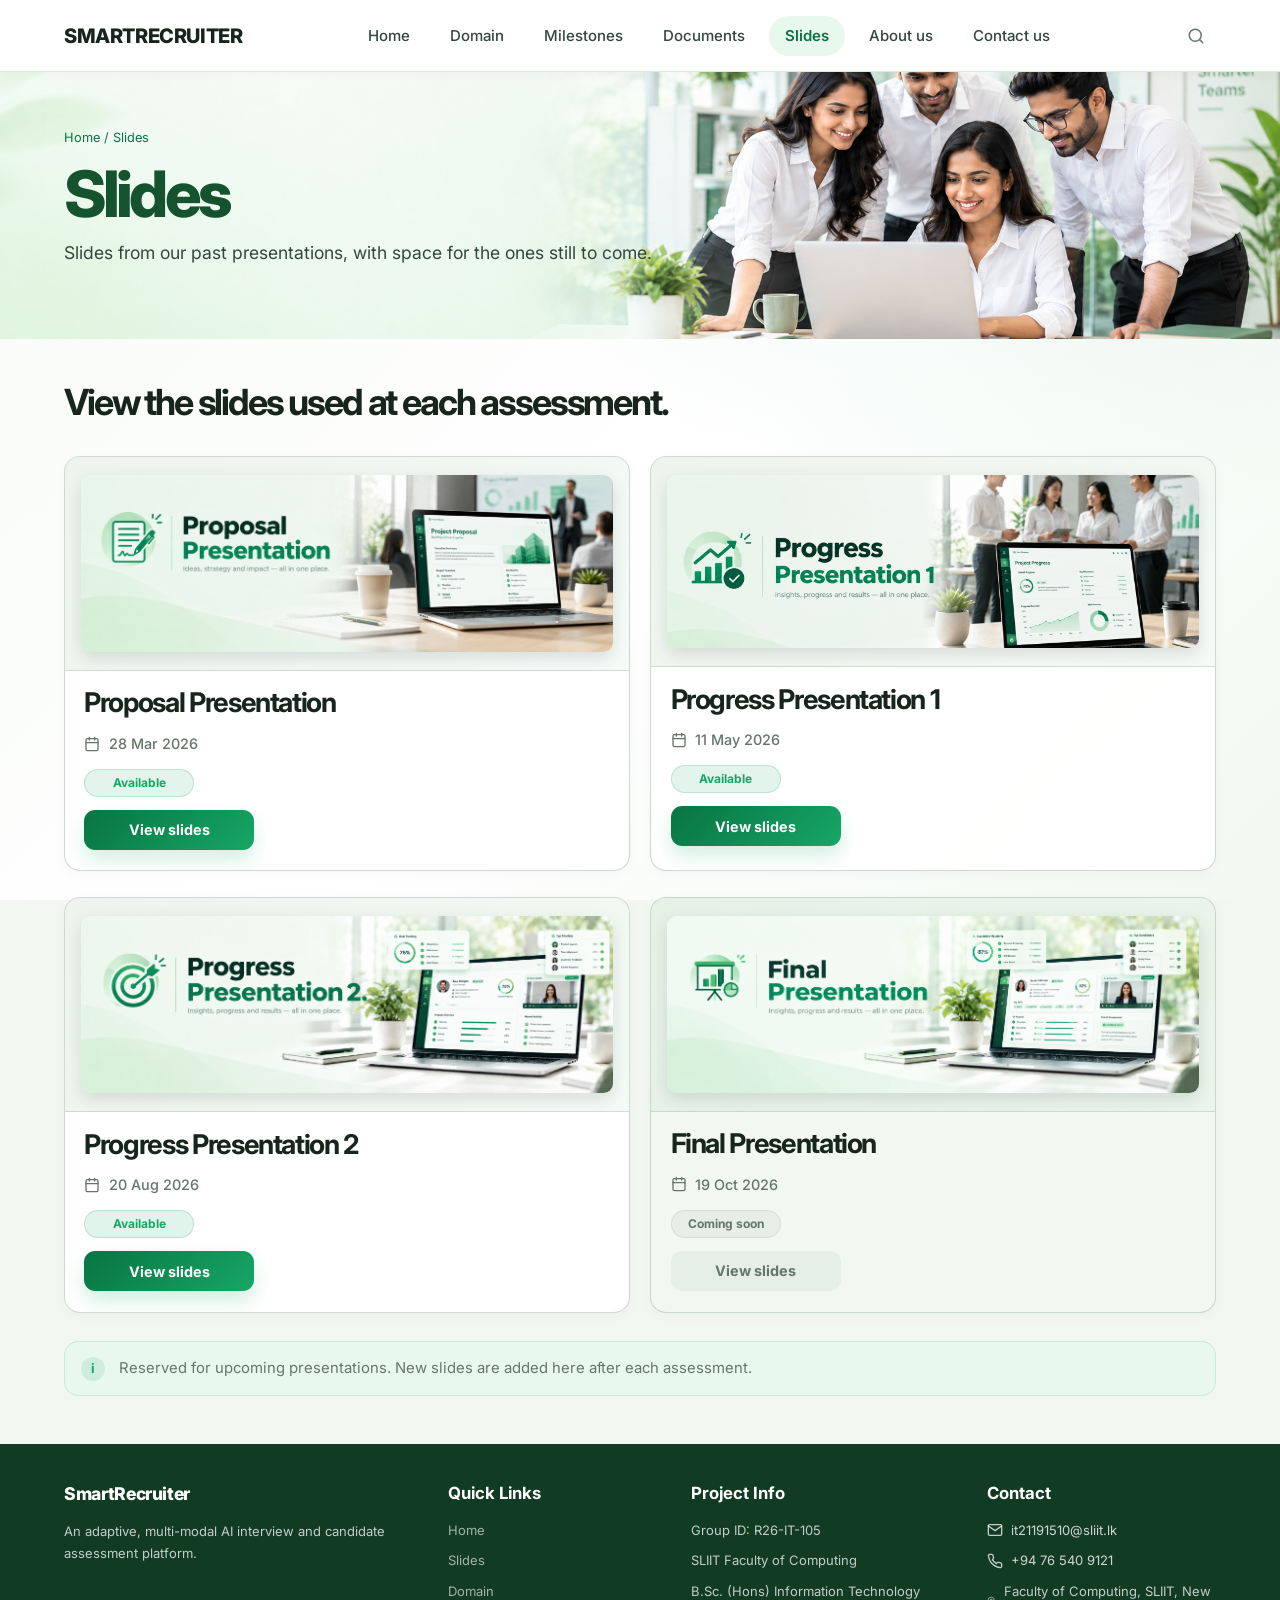
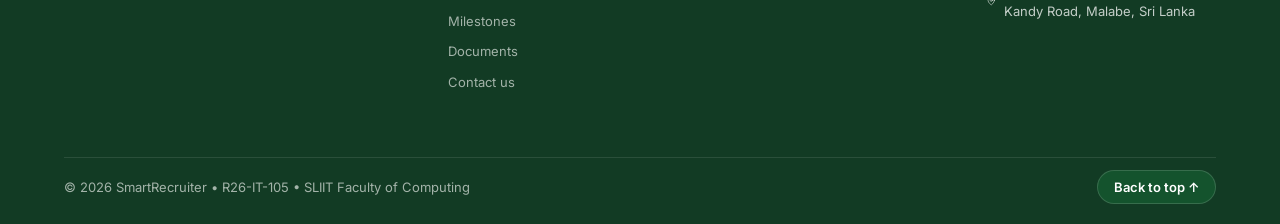
<file: slides.html>
<!DOCTYPE html>
<html lang="en">
<head>
  <meta charset="UTF-8">
  <meta name="viewport" content="width=device-width, initial-scale=1.0">
  <meta name="description" content="SmartRecruiter slides archive for past project assessments and presentations.">
  <title>Slides — SmartRecruiter</title>

  <link rel="preconnect" href="https://fonts.googleapis.com">
  <link rel="preconnect" href="https://fonts.gstatic.com" crossorigin>
  <link href="https://fonts.googleapis.com/css2?family=Inter:wght@400;500;600;700;800&family=JetBrains+Mono:wght@400;500;600&display=swap" rel="stylesheet">

  <link rel="stylesheet" href="css/components.css">
  <link rel="stylesheet" href="css/style.css">
  <link rel="stylesheet" href="css/responsive.css">
</head>
<body class="slides-page">
  <header class="site-header">
    <div class="container site-header__inner">
      <a class="brand" href="index.html" aria-label="SmartRecruiter Homepage">
        <span class="brand-text">SMART<span class="brand-accent">RECRUITER</span></span>
      </a>

      <nav class="nav" aria-label="Primary Navigation">
        <ul class="nav__list">
          <li><a class="nav__link" href="index.html">Home</a></li>
          <li><a class="nav__link" href="domain.html">Domain</a></li>
          <li><a class="nav__link" href="milestones.html">Milestones</a></li>
          <li><a class="nav__link" href="documents.html">Documents</a></li>
          <li><a class="nav__link active" href="slides.html" aria-current="page">Slides</a></li>
          <li><a class="nav__link" href="about.html">About us</a></li>
          <li><a class="nav__link" href="contact.html">Contact us</a></li>
        </ul>
      </nav>

      <div class="header__tools">
        <button class="search-btn" aria-label="Search">
          <svg width="18" height="18" viewBox="0 0 24 24" fill="none" stroke="currentColor" stroke-width="2" stroke-linecap="round" stroke-linejoin="round">
            <circle cx="11" cy="11" r="8"></circle>
            <line x1="21" y1="21" x2="16.65" y2="16.65"></line>
          </svg>
        </button>
        <button class="nav-toggle" aria-label="Toggle menu" aria-expanded="false">
          <span class="hamburger-bar"></span>
          <span class="hamburger-bar"></span>
          <span class="hamburger-bar"></span>
        </button>
      </div>
    </div>
  </header>

  <main>
    <section class="slides-hero">
      <div class="slides-hero__pattern" aria-hidden="true"></div>
      <div class="container slides-hero__inner">
        <div class="slides-breadcrumb">Home / Slides</div>
        <h1>Slides</h1>
        <p>Slides from our past presentations, with space for the ones still to come.</p>
      </div>
    </section>

    <div class="container slides-shell">
      <h2 class="slides-section-header">View the slides used at each assessment.</h2>

      <div class="slides-grid">
        <article class="slides-card" data-slide="Proposal Presentation" data-href="https://mysliit-my.sharepoint.com/:p:/g/personal/it22116888_my_sliit_lk/IQBUiKUEXBJbQY-tlajGFJfpAZRXWmOgoxOtN6zDGfMN41M?e=AFjqti">
          <div class="slides-card__thumb">
            <img class="slides-card__thumb-image" src="assets/logo/Proposal Presentation Workspace-image.png" alt="Proposal Presentation workspace">
          </div>

          <div class="slides-card__body">
            <h3>Proposal Presentation</h3>
            <div class="slides-card__meta">
              <svg viewBox="0 0 24 24" fill="none" stroke="currentColor" stroke-width="2" stroke-linecap="round" stroke-linejoin="round" aria-hidden="true">
                <rect x="3" y="4" width="18" height="18" rx="2"></rect>
                <path d="M16 2v4M8 2v4M3 10h18"></path>
              </svg>
              <span>28 Mar 2026</span>
            </div>
            <span class="slides-pill slides-pill--available">Available</span>
            <button type="button" class="slides-button" data-slide="Proposal Presentation">View slides</button>
          </div>
        </article>

        <article class="slides-card" data-slide="Progress Presentation 1" data-href="https://mysliit-my.sharepoint.com/:p:/g/personal/it22116888_my_sliit_lk/IQDAHgcvgRVES76XQxUWhS0cAc4_dLh-4z7yWGjkB6v7Xsw?e=m1P4hG">
          <div class="slides-card__thumb slides-card__thumb--alt">
            <img class="slides-card__thumb-image" src="assets/logo/Progress Presentation Workspace-image.png" alt="Progress Presentation 1 workspace">
          </div>

          <div class="slides-card__body">
            <h3>Progress Presentation 1</h3>
            <div class="slides-card__meta">
              <svg viewBox="0 0 24 24" fill="none" stroke="currentColor" stroke-width="2" stroke-linecap="round" stroke-linejoin="round" aria-hidden="true">
                <rect x="3" y="4" width="18" height="18" rx="2"></rect>
                <path d="M16 2v4M8 2v4M3 10h18"></path>
              </svg>
              <span>11 May 2026</span>
            </div>
            <span class="slides-pill slides-pill--available">Available</span>
            <button type="button" class="slides-button" data-slide="Progress Presentation 1">View slides</button>
          </div>
        </article>

        <article class="slides-card" data-slide="Progress Presentation 2" data-href="https://mysliit-my.sharepoint.com/:p:/g/personal/it22116888_my_sliit_lk/IQDr5fqd_ZjzR5btcvGy0ITAAQm5uu2EXmbkOx4668dX-h4?e=x0cT5u">
          <div class="slides-card__thumb">
            <img class="slides-card__thumb-image" src="assets/logo/Progress Presentation 2 Workspace-image.png" alt="Progress Presentation 2 workspace">
          </div>

          <div class="slides-card__body">
            <h3>Progress Presentation 2</h3>
            <div class="slides-card__meta">
              <svg viewBox="0 0 24 24" fill="none" stroke="currentColor" stroke-width="2" stroke-linecap="round" stroke-linejoin="round" aria-hidden="true">
                <rect x="3" y="4" width="18" height="18" rx="2"></rect>
                <path d="M16 2v4M8 2v4M3 10h18"></path>
              </svg>
              <span>20 Aug 2026</span>
            </div>
            <span class="slides-pill slides-pill--available">Available</span>
            <button type="button" class="slides-button" data-slide="Progress Presentation 2">View slides</button>
          </div>
        </article>

        <article class="slides-card slides-card--coming" data-slide="Final Presentation">
          <div class="slides-card__thumb">
            <img class="slides-card__thumb-image" src="assets/logo/Final Presentation Office Workspace-image.png" alt="Final Presentation workspace">
          </div>

          <div class="slides-card__body">
            <h3>Final Presentation</h3>
            <div class="slides-card__meta">
              <svg viewBox="0 0 24 24" fill="none" stroke="currentColor" stroke-width="2" stroke-linecap="round" stroke-linejoin="round" aria-hidden="true">
                <rect x="3" y="4" width="18" height="18" rx="2"></rect>
                <path d="M16 2v4M8 2v4M3 10h18"></path>
              </svg>
              <span>19 Oct 2026</span>
            </div>
            <span class="slides-pill slides-pill--coming">Coming soon</span>
            <button type="button" class="slides-button slides-button--muted" disabled>View slides</button>
          </div>
        </article>
      </div>

      <div class="slides-note" aria-live="polite">
        <span class="slides-note__icon">i</span>
        <p>Reserved for upcoming presentations. New slides are added here after each assessment.</p>
      </div>
    </div>
  </main>

  <footer class="site-footer">
    <div class="container">
      <div class="footer__grid">
        <div class="footer-brand-block">
          <div class="footer-brand">
            <div class="footer-brand-text">Smart<span class="brand-accent">Recruiter</span></div>
          </div>
          <p class="footer-desc">An adaptive, multi-modal AI interview and candidate assessment platform.</p>
        </div>

        <div class="footer-column">
          <h4 class="footer__title">Quick Links</h4>
          <ul class="footer__list">
            <li><a href="index.html">Home</a></li>
            <li><a href="slides.html">Slides</a></li>
            <li><a href="domain.html">Domain</a></li>
            <li><a href="milestones.html">Milestones</a></li>
            <li><a href="documents.html">Documents</a></li>
            <li><a href="contact.html">Contact us</a></li>
          </ul>
        </div>

        <div class="footer-column">
          <h4 class="footer__title">Project Info</h4>
          <ul class="footer-info-list">
            <li>Group ID: R26-IT-105</li>
            <li>SLIIT Faculty of Computing</li>
            <li>B.Sc. (Hons) Information Technology</li>
          </ul>
        </div>

        <div class="footer-column">
          <h4 class="footer__title">Contact</h4>
          <ul class="footer-contact-list">
            <li>
              <svg width="16" height="16" viewBox="0 0 24 24" fill="none" stroke="currentColor" stroke-width="2" stroke-linecap="round" stroke-linejoin="round"><path d="M4 4h16c1.1 0 2 .9 2 2v12c0 1.1-.9 2-2 2H4c-1.1 0-2-.9-2-2V6c0-1.1.9-2 2-2z"></path><polyline points="22,6 12,13 2,6"></polyline></svg>
              <a href="mailto:it21191510@sliit.lk">it21191510@sliit.lk</a>
            </li>
            <li>
              <svg width="16" height="16" viewBox="0 0 24 24" fill="none" stroke="currentColor" stroke-width="2" stroke-linecap="round" stroke-linejoin="round"><path d="M22 16.92v3a2 2 0 0 1-2.18 2 19.79 19.79 0 0 1-8.63-3.07 19.5 19.5 0 0 1-6-6 19.79 19.79 0 0 1-3.07-8.67A2 2 0 0 1 4.11 2h3a2 2 0 0 1 2 1.72 12.84 12.84 0 0 0 .7 2.81 2 2 0 0 1-.45 2.11L8.09 9.91a16 16 0 0 0 6 6l1.27-1.27a2 2 0 0 1 2.11-.45 12.84 12.84 0 0 0 2.81.7A2 2 0 0 1 22 16.92z"></path></svg>
              <a href="tel:+94765409121">+94 76 540 9121</a>
            </li>
            <li>
              <svg width="16" height="16" viewBox="0 0 24 24" fill="none" stroke="currentColor" stroke-width="2" stroke-linecap="round" stroke-linejoin="round"><path d="M21 10c0 7-9 13-9 13s-9-6-9-13a9 9 0 0 1 18 0z"></path><circle cx="12" cy="10" r="3"></circle></svg>
              Faculty of Computing, SLIIT, New Kandy Road, Malabe, Sri Lanka
            </li>
          </ul>
        </div>
      </div>

      <div class="footer__bottom">
        <span>© 2026 SmartRecruiter • R26-IT-105 • SLIIT Faculty of Computing</span>
        <a href="#top" class="back-to-top-btn">Back to top ↑</a>
      </div>
    </div>
  </footer>

  <script src="js/main.js"></script>
  <script src="js/slides.js"></script>
</body>
</html>
</file>
<file: css/components.css>
/* ============================================================
   HireNova — Components
   Cards, buttons, tables, forms, badges and diagrams
   ============================================================ */

/* ---------- Buttons ---------- */
.btn {
  display: inline-flex;
  align-items: center;
  justify-content: center;
  gap: 0.625rem;
  height: 48px;
  padding: 0 28px;
  font-family: inherit;
  font-size: 1rem;
  font-weight: 600;
  border-radius: 8px;
  border: 1px solid transparent;
  cursor: pointer;
  white-space: nowrap;
  box-sizing: border-box;
  transition: all 0.2s ease;
}

.btn:active { transform: translateY(1px); }

.btn--primary {
  background-color: #16a765;
  color: #ffffff;
  border: none;
  box-shadow: 0 4px 14px rgba(22, 167, 101, 0.35);
}
.btn--primary:hover {
  background-color: #087443;
  transform: translateY(-1px);
}

.btn--outline {
  background-color: transparent;
  color: var(--color-heading);
  border: 1.5px solid var(--color-primary);
}
.btn--outline:hover {
  background-color: var(--color-primary-light);
  border-color: var(--color-primary-dark);
  color: var(--color-primary-dark);
  transform: translateY(-1px);
}

.btn--ghost {
  background: transparent;
  border-color: var(--color-border);
  color: var(--color-text);
}
.btn--ghost:hover {
  border-color: var(--color-primary);
  color: var(--color-heading);
}

.btn--sm {
  height: 38px;
  padding: 0 18px;
  font-size: 0.875rem;
  border-radius: 9999px;
}
.btn--block { width: 100%; }

/* ---------- Cards ---------- */
.card {
  background: var(--color-surface);
  border: 1px solid var(--color-border);
  border-radius: var(--radius);
  padding: var(--space-5);
  box-shadow: var(--shadow);
}

.card__title {
  font-size: var(--fs-lg);
  margin-bottom: var(--space-2);
}

.card__text {
  color: var(--color-text-muted);
  font-size: var(--fs-sm);
  margin-bottom: 0;
}

.card__icon {
  width: 44px;
  height: 44px;
  margin-bottom: var(--space-4);
  display: grid;
  place-items: center;
  border-radius: var(--radius-sm);
  background: var(--color-surface-2);
}

.card--interactive {
  transition: border-color 0.2s ease, transform 0.2s ease;
  cursor: pointer;
}
.card--interactive:hover {
  border-color: var(--color-primary);
  transform: translateY(-3px);
}

/* Grids of cards */
.grid { display: grid; gap: 1.5rem; }
.grid--3 { grid-template-columns: repeat(3, 1fr); }
.grid--4 { grid-template-columns: repeat(4, 1fr); }
.grid--2 { grid-template-columns: repeat(2, 1fr); }

/* Team / profile cards */
.profile {
  text-align: center;
}
.profile__photo {
  width: 120px;
  height: 120px;
  border-radius: 50%;
  object-fit: cover;
  margin: 0 auto var(--space-4);
  border: 3px solid var(--color-border);
  background: var(--color-surface-2);
}
.profile__role {
  color: var(--color-accent);
  font-size: var(--fs-sm);
  margin-bottom: var(--space-3);
}

/* ---------- Badges ---------- */
.badge {
  display: inline-flex;
  align-items: center;
  gap: var(--space-1);
  padding: 2px var(--space-3);
  border-radius: 999px;
  font-size: var(--fs-xs);
  font-weight: 600;
  text-transform: uppercase;
  letter-spacing: 0.04em;
  background: var(--color-surface-2);
  color: var(--color-text-muted);
}
.badge--success { background: rgba(22, 167, 101, 0.15); color: var(--color-success); }
.badge--warning { background: rgba(251, 191, 36, 0.15); color: var(--color-warning); }
.badge--danger  { background: rgba(248, 113, 113, 0.15); color: var(--color-danger); }
.badge--info    { background: rgba(22, 167, 101, 0.15); color: var(--color-primary); }

/* ---------- Tables ---------- */
.table {
  width: 100%;
  border-collapse: collapse;
  font-size: var(--fs-sm);
}
.table th,
.table td {
  text-align: left;
  padding: var(--space-3) var(--space-4);
  border-bottom: 1px solid var(--color-border);
}
.table thead th {
  color: var(--color-heading);
  font-size: var(--fs-xs);
  text-transform: uppercase;
  letter-spacing: 0.06em;
  background: var(--color-surface-2);
}
.table tbody tr:hover { background: var(--color-surface); }
.table__wrap {
  overflow-x: auto;
  border: 1px solid var(--color-border);
  border-radius: var(--radius);
}

/* ---------- Forms ---------- */
.form { display: grid; gap: var(--space-4); }
.form__row { display: grid; gap: var(--space-2); }
.form__row--split {
  grid-template-columns: repeat(2, 1fr);
  gap: var(--space-4);
}

label {
  font-size: var(--fs-sm);
  font-weight: 600;
  color: var(--color-heading);
}

input,
select,
textarea {
  width: 100%;
  background: var(--color-surface);
  border: 1px solid var(--color-border);
  border-radius: var(--radius-sm);
  color: var(--color-text);
  padding: var(--space-3) var(--space-4);
  font-family: inherit;
  font-size: var(--fs-base);
}

input:focus,
select:focus,
textarea:focus {
  outline: 2px solid var(--color-primary);
  outline-offset: 1px;
  border-color: var(--color-primary);
}

textarea { resize: vertical; min-height: 140px; }

.form__hint { font-size: var(--fs-xs); color: var(--color-text-muted); }
.form__error { font-size: var(--fs-xs); color: var(--color-danger); }
.form__status { font-size: var(--fs-sm); }

/* ---------- Assessment selector ---------- */
.selector {
  display: flex;
  flex-wrap: wrap;
  gap: var(--space-3);
}
.selector__item {
  padding: var(--space-3) var(--space-5);
  border: 1px solid var(--color-border);
  border-radius: var(--radius-sm);
  background: var(--color-surface);
  cursor: pointer;
  font-weight: 600;
  font-size: var(--fs-sm);
  color: var(--color-text-muted);
}
.selector__item.is-active {
  border-color: var(--color-primary);
  color: var(--color-heading);
  background: var(--color-surface-2);
}

/* ---------- Timeline ---------- */
.timeline {
  position: relative;
  padding-left: var(--space-6);
  list-style: none;
}
.timeline::before {
  content: "";
  position: absolute;
  left: 7px;
  top: 0;
  bottom: 0;
  width: 2px;
  background: var(--color-border);
}
.timeline__item {
  position: relative;
  padding-bottom: var(--space-6);
}
.timeline__item::before {
  content: "";
  position: absolute;
  left: calc(-1 * var(--space-6) + 1px);
  top: 4px;
  width: 14px;
  height: 14px;
  border-radius: 50%;
  background: var(--color-primary);
  border: 3px solid var(--color-bg);
}
.timeline__item.is-done::before { background: var(--color-success); }
.timeline__item.is-pending::before { background: var(--color-warning); }

/* ---------- Diagram ---------- */
.diagram {
  display: grid;
  gap: var(--space-4);
  padding: var(--space-6);
  background: var(--color-surface);
  border: 1px solid var(--color-border);
  border-radius: var(--radius);
}
.diagram__node {
  padding: var(--space-4);
  border-radius: var(--radius-sm);
  background: var(--color-surface-2);
  border: 1px solid var(--color-border);
  text-align: center;
  font-size: var(--fs-sm);
  font-weight: 600;
}
.diagram__arrow {
  text-align: center;
  color: var(--color-accent);
  font-size: var(--fs-xl);
}

/* ---------- Filter bar ---------- */
.filters {
  display: flex;
  flex-wrap: wrap;
  gap: var(--space-2);
  margin-bottom: var(--space-5);
}
.filter {
  padding: var(--space-2) var(--space-4);
  border-radius: 999px;
  border: 1px solid var(--color-border);
  background: transparent;
  color: var(--color-text-muted);
  cursor: pointer;
  font-size: var(--fs-sm);
}
.filter.is-active {
  background: var(--color-primary);
  border-color: var(--color-primary);
  color: #fff;
}

/* ---------- Hero ---------- */
.hero {
  padding-block: var(--space-10);
  background:
    radial-gradient(900px 400px at 80% -10%, rgba(22, 167, 101, 0.18), transparent),
    radial-gradient(700px 400px at 0% 0%, rgba(22, 167, 101, 0.12), transparent);
}

.hero .hero__inner {
  max-width: 760px;
}

.hero h1 {
  font-size: clamp(1.875rem, 4vw, 2.75rem);
  line-height: 1.15;
  letter-spacing: -0.02em;
  color: var(--color-heading);
  margin-bottom: var(--space-3);
}

/* Section helpers */
.eyebrow {
  font-size: var(--fs-xs);
  font-weight: 700;
  letter-spacing: 0.08em;
  text-transform: uppercase;
  color: var(--color-primary);
  margin-bottom: var(--space-2);
}

.lead {
  font-size: var(--fs-lg);
  line-height: 1.55;
  color: var(--color-text-muted);
  max-width: 640px;
}

.section__head {
  margin-bottom: var(--space-6);
}

.muted {
  color: var(--color-text-muted);
}

.section--alt {
  background: var(--color-surface-2);
}

/* Header search field */
.search {
  display: flex;
  align-items: center;
}
.search input {
  width: 200px;
  padding: 0.5rem 1rem;
  border-radius: var(--radius-pill);
  border: 1px solid var(--color-border);
  background: var(--color-surface);
  font-size: var(--fs-sm);
}
.hero__actions {
  display: flex;
  flex-wrap: wrap;
  gap: var(--space-3);
  margin-top: var(--space-5);
}

/* ---------- Slides showcase ---------- */
.slide-card {
  display: grid;
  gap: var(--space-3);
}
.slide-card__thumb {
  aspect-ratio: 16 / 9;
  border-radius: var(--radius-sm);
  background: var(--color-surface-2);
  border: 1px solid var(--color-border);
  display: grid;
  place-items: center;
  color: var(--color-text-muted);
  font-size: var(--fs-sm);
}
</file>
<file: css/style.css>
/* ============================================================
   HireNova — Global Design System & Homepage Core Stylesheet
   ============================================================ */

:root {
  /* Color Palette - HireNova Research Brand (Botanical Green) */
  --color-primary: #16a765;
  --color-primary-dark: #087443;
  --color-primary-light: #e8f8ed;

  --color-secondary: #087443;
  --color-secondary-dark: #14532d;

  --color-cyan: #34c98a;
  --color-teal: #0f9d58;
  --color-emerald: #16a765;
  --color-amber: #4dbd87;
  --color-red: #dc2626;

  --color-navy-dark: #0f3d24;
  --color-navy-mid: #14532d;
  --color-navy-terminal: #0a2e1a;
  --color-navy-footer: #123b24;
  --color-navy-copyright: #0a2415;

  --color-slate-900: #17251c;
  --color-slate-800: #21332a;
  --color-slate-700: #33473c;
  --color-slate-600: #64766a;
  --color-slate-500: #819087;
  --color-slate-400: #a3b3a9;
  --color-slate-200: #dcebdd;
  --color-slate-100: #eef6ee;
  --color-bg-light: #f2f8f1;
  --color-white: #ffffff;

  /* Botanical surfaces, gradients & focus */
  --color-mint: #e8f8e8;
  --color-surface-soft: #f7fbf6;
  --gradient-botanical: radial-gradient(ellipse at 85% 10%, rgba(22, 167, 101, 0.09), transparent 40%),
    linear-gradient(135deg, #f7fbf6 0%, #ffffff 55%, #f2f8f1 100%);
  --gradient-forest: linear-gradient(135deg, #0f3d24 0%, #14532d 100%);
  --focus-ring: 0 0 0 3px rgba(22, 167, 101, 0.25);

  /* Typography */
  --font-sans: 'Inter', -apple-system, BlinkMacSystemFont, "Segoe UI", Roboto, sans-serif;
  --font-mono: 'JetBrains Mono', Consolas, "Fira Code", monospace;

  /* Layout */
  --container-max: 1200px;
  --header-height: 72px;
  --radius-sm: 6px;
  --radius-md: 12px;
  --radius-lg: 20px;
  --radius-pill: 9999px;

  /* Shadows */
  --shadow-sm: 0 1px 3px rgba(15, 23, 42, 0.05);
  --shadow-md: 0 4px 12px rgba(15, 23, 42, 0.06);
  --shadow-lg: 0 10px 30px rgba(15, 23, 42, 0.1);
  --shadow-glow: 0 0 25px rgba(22, 167, 101, 0.25);
  --shadow: 0 2px 8px rgba(15, 23, 42, 0.05);

  /* Spacing scale */
  --space-1: 0.25rem;
  --space-2: 0.5rem;
  --space-3: 0.75rem;
  --space-4: 1rem;
  --space-5: 1.5rem;
  --space-6: 2rem;
  --space-10: 4rem;

  /* Font sizes */
  --fs-xs: 0.75rem;
  --fs-sm: 0.875rem;
  --fs-base: 1rem;
  --fs-lg: 1.25rem;
  --fs-xl: 1.5rem;

  /* Semantic aliases */
  --color-bg: #f2f8f1;
  --color-border: #dcebdd;
  --color-surface: #ffffff;
  --color-surface-2: #f7fbf6;
  --color-text: #33473c;
  --color-text-muted: #819087;
  --color-heading: #14532d;
  --color-accent: #16a765;
  --color-success: #16a765;
  --color-warning: #d97706;
  --color-danger: #dc2626;
  --radius: 12px;
}

/* Reset */
*,
*::before,
*::after {
  box-sizing: border-box;
  margin: 0;
  padding: 0;
}

html {
  scroll-behavior: smooth;
  scroll-padding-top: 120px;
}

body {
  font-family: var(--font-sans);
  font-size: 1rem;
  line-height: 1.6;
  color: var(--color-slate-700);
  background-color: var(--color-bg-light);
  background-image: var(--gradient-botanical);
  background-attachment: fixed;
  background-repeat: no-repeat;
  -webkit-font-smoothing: antialiased;
  -moz-osx-font-smoothing: grayscale;
}

a {
  color: inherit;
  text-decoration: none;
  transition: all 0.2s ease;
}

button {
  font-family: inherit;
  cursor: pointer;
  border: none;
  background: none;
}

img,
svg {
  display: block;
  max-width: 100%;
}

.container {
  width: 100%;
  max-width: var(--container-max);
  margin-inline: auto;
  padding-inline: 1.5rem;
}

/* ============================================================
   Site Header
   ============================================================ */
.site-header {
  position: sticky;
  top: 0;
  z-index: 1000;
  height: var(--header-height);
  background-color: var(--color-white);
  border-bottom: 1px solid var(--color-slate-200);
  box-shadow: 0 2px 10px rgba(15, 23, 42, 0.03);
}

.sr-only {
  position: absolute;
  width: 1px;
  height: 1px;
  padding: 0;
  margin: -1px;
  overflow: hidden;
  clip: rect(0, 0, 0, 0);
  white-space: nowrap;
  border: 0;
}

.site-header__inner {
  display: flex;
  align-items: center;
  justify-content: space-between;
  height: 100%;
}

/* Brand / Logo */
.brand {
  display: flex;
  align-items: center;
  gap: 0.75rem;
  flex-shrink: 0;
}

.brand img {
  height: 32px;
  width: auto;
}

.brand-text {
  font-size: 1.25rem;
  font-weight: 800;
  letter-spacing: -0.02em;
  color: var(--color-slate-900);
}

.brand-accent {
  color: var(--color-slate-900);
}

/* Navigation Links */
.nav__list {
  display: flex;
  align-items: center;
  gap: 0.5rem;
  list-style: none;
}

.nav__link {
  display: inline-block;
  padding: 0.5rem 1rem;
  font-size: 0.9375rem;
  font-weight: 500;
  color: var(--color-slate-700);
  border-radius: var(--radius-pill);
  transition: all 0.2s ease;
}

.nav__link:hover {
  color: var(--color-primary-dark);
  background-color: var(--color-primary-light);
}

.nav__link.active {
  color: var(--color-primary-dark);
  background-color: var(--color-primary-light);
  font-weight: 600;
}

/* Header Tools */
.header__tools {
  display: flex;
  align-items: center;
  gap: 0.75rem;
}

.search-btn {
  display: flex;
  align-items: center;
  justify-content: center;
  width: 40px;
  height: 40px;
  border-radius: 50%;
  color: var(--color-slate-600);
  transition: background-color 0.2s ease, color 0.2s ease;
}

.search-btn:hover {
  background-color: var(--color-slate-100);
  color: var(--color-slate-900);
}

/* Header site search overlay */
.site-search {
  position: fixed;
  inset: 0;
  z-index: 1000;
  display: flex;
  align-items: flex-start;
  justify-content: center;
  padding: 12vh 1.25rem 1.25rem;
  background-color: rgba(15, 23, 42, 0.5);
  opacity: 0;
  visibility: hidden;
  transition: opacity 0.2s ease, visibility 0.2s ease;
}

.site-search.is-open {
  opacity: 1;
  visibility: visible;
}

.site-search__bar {
  display: flex;
  align-items: center;
  gap: 0.75rem;
  width: min(620px, 100%);
  padding: 0.9rem 1rem;
  background-color: var(--color-white);
  border-radius: 14px;
  box-shadow: 0 18px 50px rgba(15, 23, 42, 0.25);
}

.site-search__bar > svg {
  color: var(--color-slate-500);
  flex-shrink: 0;
}

.site-search__input {
  flex: 1;
  border: none;
  outline: none;
  font-size: 1rem;
  color: var(--color-slate-900);
  background: transparent;
}

.site-search__input::placeholder {
  color: var(--color-slate-400);
}

.site-search__close {
  display: flex;
  align-items: center;
  justify-content: center;
  width: 34px;
  height: 34px;
  border-radius: 50%;
  color: var(--color-slate-600);
  transition: background-color 0.2s ease, color 0.2s ease;
}

.site-search__close:hover {
  background-color: var(--color-slate-100);
  color: var(--color-slate-900);
}

/* Mobile Toggle Hamburger */
.nav-toggle {
  display: none;
  flex-direction: column;
  gap: 5px;
  width: 36px;
  height: 36px;
  justify-content: center;
  align-items: center;
}

.hamburger-bar {
  width: 20px;
  height: 2px;
  background-color: var(--color-slate-900);
  border-radius: 2px;
  transition: all 0.3s ease;
}

/* ============================================================
   Hero Section - Exact Match to Design Image
   ============================================================ */
.hero-section {
  position: relative;
  background-color: #0a2e1a;
  background-image: /* linear-gradient(135deg, rgba(10, 46, 26, 0.55) 0%, rgba(15, 61, 36, 0.55) 100%), */ url("../assets/logo/Hero-Sec.png");
  background-size: cover;
  background-position: center;
  padding-block: 4.5rem 5rem;
  color: var(--color-text);
  overflow: hidden;
}

.hero-circuit-left {
  position: absolute;
  top: 10px;
  left: 0;
  pointer-events: none;
  z-index: 1;
}

.hero-circuit-right {
  position: absolute;
  top: 10px;
  right: 0;
  pointer-events: none;
  z-index: 1;
}

.hero-section .hero__inner {
  position: relative;
  z-index: 2;
  display: grid;
  grid-template-columns: 1.2fr 0.8fr;
  gap: 3.5rem;
  align-items: center;
}

/* Hero Content Alignment & Typography - Shifted Left */
.hero-content {
  display: flex;
  flex-direction: column;
  align-items: flex-start;
  text-align: left;
  padding-left: 0;
}

.hero-eyebrow {
  font-size: 0.8125rem;
  font-weight: 500;
  letter-spacing: 0.08em;
  color: var(--color-primary-dark);
  text-transform: uppercase;
  margin-bottom: 0.875rem;
  background: none;
  border: none;
  padding: 0;
}

.hero-title {
  font-size: 3.75rem;
  font-weight: 700;
  line-height: 1.1;
  letter-spacing: -0.02em;
  color: var(--color-heading);
  margin-bottom: 1rem;
}

.hero-subtitle {
  font-size: 1.35rem;
  font-weight: 700;
  line-height: 1.35;
  color: var(--color-heading);
  margin-bottom: 1.25rem;
  max-width: 600px;
}

.hero-lead {
  font-size: 0.95rem;
  line-height: 1.6;
  color: var(--color-text);
  margin-bottom: 2.25rem;
  max-width: 540px;
}

.hero__actions {
  display: flex;
  flex-wrap: wrap;
  align-items: center;
  gap: 1.25rem;
  margin-top: 1rem;
}

/* Standardized Buttons (48px height, 1rem font size) */
.btn {
  display: inline-flex;
  align-items: center;
  justify-content: center;
  gap: 0.625rem;
  height: 48px;
  padding: 0 28px;
  font-size: 1rem;
  font-weight: 600;
  border-radius: 8px;
  white-space: nowrap;
  transition: all 0.2s ease;
  box-sizing: border-box;
}

.btn--primary {
  background-color: #16a765;
  color: #ffffff;
  border: none;
  box-shadow: 0 4px 14px rgba(22, 167, 101, 0.35);
}

.btn--primary:hover {
  background-color: #087443;
  transform: translateY(-1px);
  box-shadow: 0 6px 18px rgba(22, 167, 101, 0.45);
}

.btn--outline {
  background-color: transparent;
  color: var(--color-heading);
  border: 1.5px solid var(--color-primary);
}

.btn--outline:hover {
  background-color: var(--color-primary-light);
  border-color: var(--color-primary-dark);
  color: var(--color-primary-dark);
  transform: translateY(-1px);
}

.btn--sm {
  padding: 0.5rem 1.25rem;
  font-size: 0.875rem;
  border-radius: var(--radius-pill);
}

/* Terminal Box Mockup */
.hero-terminal-wrapper {
  position: relative;
  z-index: 2;
  width: 100%;
}

.terminal-card {
  background-color: #0a2e1a;
  border: 1.5px solid #16a765;
  border-radius: 12px;
  box-shadow: 0 0 25px rgba(22, 167, 101, 0.15);
  overflow: hidden;
  width: 100%;
}

.terminal-header {
  display: flex;
  align-items: center;
  gap: 8px;
  padding: 16px 20px 12px 20px;
  background-color: transparent;
  border-bottom: none;
}

.dot {
  width: 11px;
  height: 11px;
  border-radius: 50%;
}
.dot--red { background-color: #16a765; }
.dot--yellow { background-color: #34c98a; }
.dot--green { background-color: #7cd9a8; }

.terminal-body {
  padding: 0 20px 24px 20px;
  display: flex;
  flex-direction: column;
  align-items: center;
  gap: 16px;
}

.terminal-box {
  width: 100%;
  border-radius: 10px;
  padding: 16px 20px;
  font-family: var(--font-mono);
  font-size: 0.875rem;
  line-height: 1.5;
}

.terminal-box--prompt {
  background-color: #08200f;
  border: 1.5px solid #16a765;
  color: #ffffff;
  display: flex;
  align-items: flex-start;
  gap: 12px;
}

.prompt-arrow {
  color: #34c98a;
  font-weight: 700;
  font-size: 1.15rem;
  line-height: 1.4;
}

.prompt-text {
  color: #ffffff;
  font-family: var(--font-mono);
  font-size: 0.875rem;
  line-height: 1.5;
}

.terminal-connector {
  display: flex;
  align-items: center;
  justify-content: center;
  padding-block: 2px;
}

.terminal-box--result {
  background-color: #08200f;
  border: 1.5px solid #16a765;
  color: #ffffff;
  display: flex;
  flex-direction: column;
  gap: 16px;
}

.result-command {
  font-family: var(--font-mono);
  font-size: 0.875rem;
  color: #ffffff;
}

.result-badges {
  display: flex;
  align-items: center;
  gap: 12px;
}

.pill-badge {
  display: inline-flex;
  align-items: center;
  gap: 6px;
  padding: 6px 18px;
  border-radius: 9999px;
  font-size: 0.8125rem;
  font-weight: 500;
  border: 1.5px solid #34c98a;
  color: #34c98a;
  background-color: rgba(22, 167, 101, 0.05);
  font-family: var(--font-sans);
}

.pill-badge--validated {
  color: #34c98a;
  border-color: #34c98a;
}

.pill-badge--sandboxed {
  color: #34c98a;
  border-color: #34c98a;
}

/* ============================================================
   Sub-header Floating Quick Navigation Bar
   ============================================================ */
.subnav-bar-wrapper {
  position: sticky;
  top: var(--header-height);
  z-index: 900;
  display: flex;
  justify-content: center;
  padding-block: 1rem;
  margin-top: -1.75rem;
}

.subnav-pill {
  display: inline-flex;
  align-items: center;
  gap: 12px;
  background-color: var(--color-white);
  border: 1px solid var(--color-slate-200);
  border-radius: var(--radius-pill);
  padding: 6px 12px 6px 20px;
  box-shadow: 0 4px 20px rgba(15, 23, 42, 0.08);
}

.subnav-label {
  display: flex;
  align-items: center;
  gap: 8px;
  font-size: 0.75rem;
  font-weight: 700;
  letter-spacing: 0.06em;
  color: var(--color-slate-600);
  text-transform: uppercase;
}

.label-divider {
  color: var(--color-slate-200);
  margin-left: 4px;
  font-weight: 400;
}

.subnav-links {
  display: flex;
  align-items: center;
  gap: 4px;
}

.subnav-link {
  padding: 6px 16px;
  font-size: 0.8125rem;
  font-weight: 600;
  color: var(--color-slate-600);
  border-radius: var(--radius-pill);
  transition: all 0.2s ease;
}

.subnav-link:hover {
  color: var(--color-primary);
}

.subnav-link.active {
  background-color: var(--color-primary);
  color: var(--color-white);
}

/* ============================================================
   Global Section Header Style
   ============================================================ */
.section {
  padding-block: 4rem;
}

.section-title {
  font-size: 2.25rem;
  font-weight: 800;
  color: var(--color-slate-900);
  letter-spacing: -0.02em;
  margin-bottom: 0.5rem;
}

.section-subtitle {
  font-size: 1rem;
  color: var(--color-slate-500);
  margin-bottom: 2.5rem;
}

/* ============================================================
   Overview Section
   ============================================================ */
.overview-section {
  background-color: var(--color-bg-light);
}

.overview-grid {
  display: grid;
  grid-template-columns: 1fr 1fr;
  gap: 1.5rem;
  margin-top: 1.5rem;
  margin-bottom: 2rem;
}

.overview-grid .overview-card {
  display: flex;
  flex-direction: column;
}

.overview-card {
  background-color: var(--color-white);
  border: 1px solid var(--color-slate-200);
  border-radius: 12px;
  padding: 2.25rem;
  box-shadow: 0 2px 8px rgba(15, 23, 42, 0.03);
}

.overview-card__header {
  display: flex;
  align-items: center;
  gap: 0.875rem;
  margin-bottom: 0.75rem;
}

.card-icon-circle {
  width: 42px;
  height: 42px;
  border-radius: 50%;
  display: flex;
  align-items: center;
  justify-content: center;
  flex-shrink: 0;
  margin-bottom: 0;
}

.icon-circle--blue {
  background-color: var(--color-primary-light);
}

.overview-card__title {
  font-size: 1.375rem;
  font-weight: 700;
  color: var(--color-slate-900);
  margin-bottom: 0;
}

.overview-card__text {
  font-size: 0.9375rem;
  line-height: 1.6;
  color: var(--color-slate-600);
}

/* Stats Cards */
.stats-grid {
  display: grid;
  grid-template-columns: repeat(3, 1fr);
  gap: 1.5rem;
}

.stat-card {
  background-color: var(--color-white);
  border: 1px solid var(--color-slate-200);
  border-radius: 12px;
  padding: 2rem;
  box-shadow: 0 2px 8px rgba(15, 23, 42, 0.03);
}

.stat-value {
  font-size: 2.75rem;
  font-weight: 800;
  color: var(--color-slate-900);
  line-height: 1.1;
  letter-spacing: -0.03em;
  margin-bottom: 0.75rem;
}

.stat-label {
  font-size: 0.875rem;
  font-weight: 600;
  color: var(--color-slate-700);
  margin-bottom: 0.25rem;
}

.stat-source {
  font-size: 0.75rem;
  color: var(--color-slate-500);
}

/* ============================================================
   How it Works & Pipeline Section
   ============================================================ */
.how-it-works-section {
  background-color: #eef6ee;
}

.pipeline-flow-wrapper {
  margin-top: 1.5rem;
  margin-bottom: 3.5rem;
  display: flex;
  flex-direction: column;
  align-items: center;
}

.pipeline-diagram {
  display: flex;
  align-items: center;
  justify-content: center;
  gap: 1rem;
  width: 100%;
  overflow-x: auto;
  padding-block: 0.5rem;
}

.pipeline-node {
  display: inline-flex;
  align-items: center;
  gap: 8px;
  padding: 0.75rem 1.25rem;
  border-radius: var(--radius-pill);
  font-size: 0.875rem;
  font-weight: 600;
  color: var(--color-white);
  box-shadow: 0 4px 12px rgba(0, 0, 0, 0.06);
  white-space: nowrap;
}

.pipeline-node--input {
  background-color: var(--color-white);
  color: var(--color-slate-700);
  border: 1px solid var(--color-slate-200);
}

.pipeline-node--step1 {
  background-color: var(--color-primary);
}

.pipeline-node--step2 {
  background-color: var(--color-teal);
}

.pipeline-node--step3 {
  background-color: var(--color-emerald);
}

.pipeline-node--step4 {
  background-color: var(--color-amber);
}

.node-num {
  font-weight: 800;
  opacity: 0.9;
}

.pipeline-arrow {
  color: var(--color-slate-400);
  font-size: 1.25rem;
  font-weight: 600;
}

/* Loopback Arrow */
.pipeline-loopback {
  display: flex;
  flex-direction: column;
  align-items: center;
  margin-top: 0.5rem;
  width: 58%;
}

.loopback-line {
  width: 100%;
  height: 24px;
  border-left: 2px stroke var(--color-slate-400);
  border-bottom: 2px solid var(--color-slate-400);
  border-right: 2px solid var(--color-slate-400);
  border-radius: 0 0 12px 12px;
}

.loopback-caption {
  margin-top: 8px;
  display: flex;
  align-items: center;
  gap: 6px;
  font-size: 0.75rem;
  font-weight: 600;
  color: var(--color-slate-500);
}

/* Components 4 Cards Grid */
.components-grid {
  display: grid;
  grid-template-columns: repeat(4, 1fr);
  gap: 1.25rem;
}

.component-card {
  background-color: var(--color-white);
  border: 1px solid var(--color-slate-200);
  border-radius: 12px;
  padding: 1.75rem 1.5rem;
  position: relative;
  display: flex;
  flex-direction: column;
  box-shadow: 0 2px 8px rgba(15, 23, 42, 0.03);
  transition: transform 0.2s ease, box-shadow 0.2s ease;
}

.component-card:hover {
  transform: translateY(-3px);
  box-shadow: 0 8px 20px rgba(15, 23, 42, 0.08);
}

.component-card--blue {
  border-top: 4px solid var(--color-primary);
}

.component-card--teal {
  border-top: 4px solid var(--color-teal);
}

.component-card--emerald {
  border-top: 4px solid var(--color-emerald);
}

.component-card--amber {
  border-top: 4px solid var(--color-amber);
}

.component-card__badge {
  width: 32px;
  height: 32px;
  border-radius: 50%;
  display: flex;
  align-items: center;
  justify-content: center;
  color: var(--color-white);
  font-size: 0.8125rem;
  font-weight: 700;
  margin-bottom: 1rem;
}

.badge--blue {
  background-color: var(--color-primary);
}

.badge--teal {
  background-color: var(--color-teal);
}

.badge--emerald {
  background-color: var(--color-emerald);
}

.badge--amber {
  background-color: var(--color-amber);
}

.component-card__title {
  font-size: 1.125rem;
  font-weight: 700;
  color: var(--color-slate-900);
  margin-bottom: 0.25rem;
  line-height: 1.3;
}

.component-card__author {
  font-size: 0.8125rem;
  color: var(--color-slate-500);
  margin-bottom: 1rem;
}

.component-card__desc {
  font-size: 0.875rem;
  color: var(--color-slate-600);
  line-height: 1.5;
  margin-bottom: 1.5rem;
  flex-grow: 1;
}

.component-card__link {
  font-size: 0.8125rem;
  font-weight: 600;
  display: inline-flex;
  align-items: center;
  gap: 4px;
}

.link--blue {
  color: var(--color-primary);
}

.link--teal {
  color: var(--color-teal);
}

.link--emerald {
  color: var(--color-emerald);
}

.link--amber {
  color: var(--color-amber);
}

/* ============================================================
   Where We Are Section
   ============================================================ */
.where-we-are-section {
  background-color: var(--color-bg-light);
}

.progress-grid {
  display: grid;
  grid-template-columns: 1fr 1fr;
  gap: 1.75rem 3rem;
  margin-top: 2rem;
  margin-bottom: 2.5rem;
}

.progress-item__head {
  display: flex;
  align-items: center;
  gap: 0.75rem;
  margin-bottom: 0.625rem;
}

.progress-item__badge {
  width: 24px;
  height: 24px;
  border-radius: 50%;
  display: flex;
  align-items: center;
  justify-content: center;
  color: var(--color-white);
  font-size: 0.75rem;
  font-weight: 700;
}

.progress-item__title {
  font-size: 0.9375rem;
  font-weight: 600;
  color: var(--color-slate-900);
}

.progress-item__val {
  margin-left: auto;
  font-size: 0.875rem;
  font-weight: 700;
  color: var(--color-slate-600);
}

.progress-bar-track {
  width: 100%;
  height: 10px;
  background-color: #e2efe3;
  border-radius: var(--radius-pill);
  overflow: hidden;
}

.progress-bar-fill {
  height: 100%;
  border-radius: var(--radius-pill);
  transition: width 1s ease-in-out;
}

.fill--blue {
  background-color: var(--color-primary);
}

.fill--teal {
  background-color: var(--color-teal);
}

.fill--emerald {
  background-color: var(--color-emerald);
}

.fill--amber {
  background-color: var(--color-amber);
}

.milestones-link-wrap {
  display: flex;
}

.milestones-link {
  font-size: 0.875rem;
  font-weight: 600;
  color: var(--color-primary);
  display: inline-flex;
  align-items: center;
  gap: 4px;
}

.milestones-link:hover {
  text-decoration: underline;
}

/* ============================================================
   Milestones Page
   ============================================================ */
.milestones-main {
  background: #f2f8f1;
}

.milestones-banner {
  position: relative;
  background-color: var(--color-bg-light);
  background-image: url("../assets/logo/milestones.png");
  background-size: cover;
  background-position: center;
  color: var(--color-heading);
  overflow: hidden;
  padding: 3.5rem 0 4.5rem;
}

.milestones-banner::before,
.milestones-banner::after {
  content: "";
  display: none;
  position: absolute;
  inset: 0;
  background-image: linear-gradient(to right, rgba(52, 201, 138, 0.18) 1px, transparent 1px),
    linear-gradient(to bottom, rgba(52, 201, 138, 0.12) 1px, transparent 1px);
  background-size: 22px 22px;
  opacity: 0.25;
  pointer-events: none;
}

.milestones-banner::after {
  background: radial-gradient(circle at 50% 20%, rgba(52, 201, 138, 0.2), transparent 38%);
  opacity: 0.7;
}

.milestones-banner__inner {
  position: relative;
  z-index: 1;
  padding-top: 0.75rem;
  padding-bottom: 0.5rem;
}

.breadcrumbs {
  font-size: 0.8rem;
  font-weight: 500;
  color: var(--color-primary-dark);
  margin-bottom: 0.9rem;
  letter-spacing: 0.01em;
}

.milestones-banner h1 {
  margin: 0;
  font-size: clamp(2.4rem, 4vw, 4rem);
  line-height: 1.04;
  letter-spacing: -0.06em;
  font-weight: 800;
}

.milestones-banner p {
  margin-top: 0.6rem;
  max-width: 750px;
  color: var(--color-text);
  font-size: 1.07rem;
}

.milestones-shell {
  padding-top: 2.2rem;
  padding-bottom: 3rem;
}

.assessment-picker {
  background: #f7fbf6;
  border: 1px solid rgba(150, 170, 157, 0.4);
  border-radius: 1.15rem;
  box-shadow: 0 4px 18px rgba(15, 23, 42, 0.05);
  padding: 1.8rem 1.5rem 1.25rem;
  margin-bottom: 2.3rem;
}

.assessment-select {
  position: relative;
}

.assessment-select__trigger {
  width: 100%;
  display: flex;
  align-items: center;
  justify-content: space-between;
  gap: 0.75rem;
  border: 1.5px solid rgba(22, 167, 101, 0.75);
  border-radius: 0.75rem;
  background: rgba(255, 255, 255, 0.75);
  color: var(--color-slate-700);
  padding: 1rem 1.15rem;
  font-size: 1.03rem;
  font-weight: 500;
  box-shadow: 0 0 0 2px rgba(22, 167, 101, 0.06);
}

.assessment-select__trigger svg {
  color: var(--color-primary);
  transition: transform 0.2s ease;
}

.assessment-select.is-open .assessment-select__trigger svg {
  transform: rotate(180deg);
}

.assessment-select__menu {
  position: absolute;
  left: 0;
  right: 0;
  top: calc(100% + 0.5rem);
  z-index: 20;
  border: 1px solid rgba(150, 170, 157, 0.7);
  border-radius: 0.8rem;
  background: rgba(255, 255, 255, 0.98);
  box-shadow: 0 20px 30px rgba(15, 23, 42, 0.12);
  padding: 0.45rem 0;
  display: none;
}

.assessment-select.is-open .assessment-select__menu {
  display: block;
}

.assessment-option {
  display: block;
  width: 100%;
  background: transparent;
  border: none;
  text-align: left;
  color: var(--color-slate-700);
  font: inherit;
  padding: 0.8rem 1rem;
  cursor: pointer;
}

.assessment-option:hover,
.assessment-option:focus-visible {
  background: rgba(22, 167, 101, 0.06);
  outline: none;
}

.assessment-option.is-selected {
  background: rgba(22, 167, 101, 0.09);
  color: var(--color-primary);
  font-weight: 600;
}

.assessment-panels {
  background: transparent;
}

.assessment-panel {
  background: rgba(255, 255, 255, 0.92);
  border: 1px solid rgba(150, 170, 157, 0.45);
  border-radius: 1.15rem;
  box-shadow: 0 5px 22px rgba(15, 23, 42, 0.04);
  padding: 1.8rem 1.5rem 1.2rem;
}

.panel-header {
  display: flex;
  align-items: center;
  justify-content: space-between;
  gap: 1rem;
  margin-bottom: 1.5rem;
}

.panel-header h3 {
  margin: 0;
  font-size: 2.25rem;
  line-height: 1.1;
  color: var(--color-slate-900);
  letter-spacing: -0.05em;
}

.status-badge {
  display: inline-flex;
  align-items: center;
  justify-content: center;
  min-width: 115px;
  background: rgba(22, 167, 101, 0.12);
  color: #16a765;
  border: 1px solid rgba(22, 167, 101, 0.3);
  border-radius: 999px;
  padding: 0.46rem 0.9rem;
  font-size: 0.78rem;
  font-weight: 700;
}

.status-badge--neutral {
  background: rgba(150, 170, 157, 0.12);
  color: #7a8a80;
  border-color: rgba(150, 170, 157, 0.35);
}

.info-grid {
  display: grid;
  grid-template-columns: repeat(2, minmax(0, 1fr));
  gap: 1rem 1.3rem;
}

.info-card {
  display: flex;
  flex-direction: column;
  gap: 0.7rem;
  background: rgba(242, 248, 241, 0.9);
  border: 1px solid rgba(150, 170, 157, 0.25);
  border-radius: 0.9rem;
  padding: 1rem 1.1rem 1.05rem;
}

.info-card__label {
  display: flex;
  align-items: center;
  gap: 0.7rem;
  color: var(--color-slate-700);
  font-weight: 600;
  font-size: 0.96rem;
}

.info-card__label svg {
  width: 1.1rem;
  height: 1.1rem;
  color: var(--color-primary);
}

.info-card p {
  color: var(--color-slate-900);
  font-size: 1.02rem;
  font-weight: 500;
}

.panel-details {
  margin-top: 1.5rem;
  border-top: 1px solid rgba(150, 170, 157, 0.4);
  padding-top: 1.4rem;
}

.panel-details__title {
  font-size: 1.02rem;
  font-weight: 700;
  color: var(--color-slate-900);
  margin-bottom: 0.4rem;
}

.panel-details p {
  max-width: 620px;
  color: var(--color-slate-600);
  font-size: 1rem;
  line-height: 1.65;
}

/* Project Proposal sections list */
.proposal-list {
  margin-top: 1.5rem;
  border-top: 1px solid rgba(150, 170, 157, 0.4);
  padding-top: 1.4rem;
}

.proposal-list__grid {
  display: grid;
  grid-template-columns: repeat(2, minmax(0, 1fr));
  gap: 0.9rem;
  margin-top: 0.9rem;
}

.proposal-section {
  display: flex;
  flex-direction: row;
  flex-wrap: wrap;
  align-items: center;
  gap: 0.4rem 0.6rem;
  background: rgba(242, 248, 241, 0.9);
  border: 1px solid rgba(150, 170, 157, 0.25);
  border-radius: 0.9rem;
  padding: 1rem 1.1rem;
}

.proposal-section__id {
  font-size: 0.85rem;
  font-weight: 700;
  color: var(--color-primary);
}

.proposal-section__name {
  font-size: 0.95rem;
  font-weight: 600;
  color: var(--color-slate-900);
}

.proposal-section__link {
  display: inline-flex;
  align-items: center;
  justify-content: center;
  width: 150px;
  margin-left: auto;
  background: linear-gradient(135deg, #087443, #16a765);
  color: var(--color-white);
  border-radius: 0.6rem;
  padding: 0.5rem 0.9rem;
  font-size: 0.8rem;
  font-weight: 600;
  box-shadow: 0 6px 14px rgba(22, 167, 101, 0.22);
  text-decoration: none;
}

.proposal-section__link:hover {
  transform: translateY(-1px);
}

/* Checklist documents list */
.doc-list {
  margin-top: 1.5rem;
  border-top: 1px solid rgba(150, 170, 157, 0.4);
  padding-top: 1.4rem;
}

.doc-list__items {
  display: flex;
  flex-direction: column;
  gap: 0.9rem;
  margin-top: 0.9rem;
}

.doc-item {
  display: flex;
  align-items: center;
  flex-wrap: wrap;
  gap: 0.4rem 0.8rem;
  background: rgba(242, 248, 241, 0.9);
  border: 1px solid rgba(150, 170, 157, 0.25);
  border-radius: 0.9rem;
  padding: 1rem 1.1rem;
}

.doc-status {
  font-size: 0.72rem;
  font-weight: 700;
  text-transform: uppercase;
  letter-spacing: 0.04em;
  padding: 0.3rem 0.65rem;
  border-radius: 999px;
}

.doc-status--done {
  background: rgba(22, 167, 101, 0.14);
  color: #16a765;
}

.doc-status--pending {
  background: rgba(217, 119, 6, 0.16);
  color: #b45309;
}

.doc-name {
  flex: 1 1 200px;
  min-width: 0;
  font-size: 0.92rem;
  font-weight: 600;
  color: var(--color-slate-900);
}

.doc-link {
  display: inline-flex;
  align-items: center;
  background: linear-gradient(135deg, #087443, #16a765);
  color: var(--color-white);
  border-radius: 0.6rem;
  padding: 0.5rem 1.1rem;
  font-size: 0.8rem;
  font-weight: 600;
  box-shadow: 0 6px 14px rgba(22, 167, 101, 0.22);
  text-decoration: none;
}

.doc-link:hover {
  transform: translateY(-1px);
}

.panel-link {
  display: inline-flex;
  align-items: center;
  margin-top: 1.1rem;
  background: linear-gradient(135deg, #087443, #16a765);
  color: var(--color-white);
  border-radius: 0.7rem;
  padding: 0.8rem 1.2rem;
  font-weight: 600;
  box-shadow: 0 8px 18px rgba(22, 167, 101, 0.25);
}

.panel-link:hover {
  transform: translateY(-1px);
}

.timeline-section {
  background: rgba(255, 255, 255, 0.92);
  border: 1px solid rgba(150, 170, 157, 0.4);
  border-radius: 1.15rem;
  box-shadow: 0 5px 22px rgba(15, 23, 42, 0.04);
  margin-top: 2.4rem;
  padding: 1.7rem 1.2rem 1.1rem;
}

.timeline-section h3 {
  font-size: 2.25rem;
  letter-spacing: -0.04em;
  color: var(--color-slate-900);
  margin-bottom: 1.35rem;
}

.timeline-wrap {
  overflow-x: auto;
  padding-bottom: 0.25rem;
}

.timeline-strip {
  position: relative;
  display: grid;
  grid-auto-flow: column;
  grid-auto-columns: minmax(120px, 1fr);
  gap: 0.8rem 1rem;
  align-items: end;
  min-width: max-content;
  padding: 1rem 0 0.5rem;
}

.timeline-strip::before {
  content: "";
  position: absolute;
  left: 0;
  right: 0;
  top: 2.3rem;
  height: 3px;
  background: linear-gradient(90deg, rgba(150, 170, 157, 0.5) 0%, rgba(22, 167, 101, 0.8) 50%, rgba(150, 170, 157, 0.55) 100%);
  border-radius: 999px;
}

.timeline-item {
  position: relative;
  z-index: 1;
  display: flex;
  flex-direction: column;
  align-items: center;
  text-align: center;
  gap: 0.7rem;
  color: var(--color-slate-600);
}

.timeline-item span {
  font-size: 0.86rem;
  color: var(--color-slate-500);
}

.timeline-item strong {
  font-size: 0.82rem;
  color: var(--color-slate-700);
  font-weight: 600;
  line-height: 1.3;
}

.timeline-item::before {
  content: "";
  width: 0.95rem;
  height: 0.95rem;
  border-radius: 50%;
  background: #dcebdd;
  border: 2px solid #9cc4ac;
  box-shadow: 0 0 0 4px rgba(255, 255, 255, 0.7);
}

.timeline-item.is-done::before,
.timeline-item.is-active::before {
  background: var(--color-primary);
  border-color: var(--color-primary);
  box-shadow: 0 0 0 4px rgba(22, 167, 101, 0.14);
}

.timeline-item.is-active strong {
  color: var(--color-primary);
}

.timeline-note {
  display: flex;
  align-items: center;
  gap: 0.75rem;
  padding-top: 1rem;
  color: var(--color-slate-600);
  font-size: 0.9rem;
}

.info-dot {
  width: 1.2rem;
  height: 1.2rem;
  display: inline-flex;
  align-items: center;
  justify-content: center;
  border-radius: 50%;
  background: rgba(22, 167, 101, 0.12);
  color: var(--color-primary);
  font-weight: 700;
  line-height: 1;
  font-size: 0.8rem;
}

.site-footer {
  background: var(--color-navy-footer);
  color: rgba(255, 255, 255, 0.8);
  padding-top: 2.2rem;
  padding-bottom: 1rem;
}

.footer__grid {
  display: grid;
  grid-template-columns: 1.8fr 1fr 1.2fr 1fr;
  gap: 2rem;
  align-items: start;
  padding-bottom: 2rem;
}

.footer-brand {
  display: flex;
  align-items: center;
  gap: 0.8rem;
  margin-bottom: 0.9rem;
}

.footer-brand-text {
  font-size: 1.05rem;
  font-weight: 800;
  letter-spacing: -0.04em;
  color: #fff;
}

.footer-brand-block p {
  max-width: 350px;
  color: rgba(255, 255, 255, 0.75);
  line-height: 1.7;
}

.footer-column h4 {
  color: #fff;
  font-size: 1.05rem;
  margin-bottom: 0.8rem;
  font-weight: 700;
}

.footer-column ul {
  list-style: none;
  display: grid;
  gap: 0.6rem;
  color: rgba(255, 255, 255, 0.75);
}

.footer-column a,
.back-to-top {
  color: rgba(255, 255, 255, 0.8);
}

.footer-column a:hover,
.back-to-top:hover {
  color: #fff;
}

.footer-bottom {
  display: flex;
  align-items: center;
  justify-content: space-between;
  gap: 1rem;
  border-top: 1px solid rgba(255, 255, 255, 0.12);
  padding-top: 1rem;
  font-size: 0.82rem;
  color: rgba(255, 255, 255, 0.72);
}

.back-to-top {
  display: inline-flex;
  align-items: center;
  justify-content: center;
  min-height: 2.5rem;
  padding: 0.6rem 1rem;
  border: 1px solid rgba(255, 255, 255, 0.2);
  border-radius: 0.7rem;
}

@media (max-width: 980px) {
  .timeline-strip {
    min-width: 680px;
  }

  .footer__grid {
    grid-template-columns: 1fr 1fr;
  }
}

@media (max-width: 768px) {
  .panel-header {
    flex-direction: column;
    align-items: flex-start;
  }

  .info-grid {
    grid-template-columns: 1fr;
  }

  .proposal-list__grid {
    grid-template-columns: 1fr;
  }

  .footer__grid {
    grid-template-columns: 1fr;
  }

  .footer-bottom {
    flex-direction: column;
    align-items: flex-start;
  }
}

@media (max-width: 560px) {
  .assessment-picker {
    padding: 1.2rem 1rem 1rem;
  }

  .assessment-panel,
  .timeline-section {
    padding-left: 1rem;
    padding-right: 1rem;
  }

  .panel-header h3 {
    font-size: 1.65rem;
  }
}

/* ============================================================
   Meet the Team Section
   ============================================================ */
.meet-team-section {
  background-color: #eef6ee;
}

.team-header {
  display: flex;
  flex-wrap: wrap;
  align-items: center;
  justify-content: space-between;
  gap: 1rem;
  margin-bottom: 2rem;
}

.team-avatars-grid {
  display: grid;
  grid-template-columns: repeat(6, 1fr);
  gap: 1.25rem;
}

.team-avatar-card {
  display: flex;
  flex-direction: column;
  align-items: center;
  text-align: center;
}

.avatar-circle {
  width: 72px;
  height: 72px;
  border-radius: 50%;
  background-color: #cfe3d2;
  display: flex;
  align-items: center;
  justify-content: center;
  margin-bottom: 0.875rem;
  overflow: hidden;
  box-shadow: 0 2px 6px rgba(0, 0, 0, 0.05);
}

.avatar-img {
  width: 100%;
  height: 100%;
  object-fit: cover;
}

.avatar-name {
  font-size: 0.8125rem;
  font-weight: 700;
  color: var(--color-slate-900);
  line-height: 1.2;
  margin-bottom: 2px;
}

.avatar-role {
  font-size: 0.75rem;
  color: var(--color-slate-500);
}

/* ============================================================
   Site Footer
   ============================================================ */
.site-footer {
  background-color: var(--color-navy-footer);
  color: var(--color-slate-400);
  padding-block: 2.25rem 1.25rem;
  font-size: 0.8125rem;
}

.footer__grid {
  display: grid;
  grid-template-columns: 2fr 1.2fr 1.5fr 1.3fr;
  gap: 2rem;
  margin-bottom: 2rem;
}

.footer-brand {
  display: flex;
  align-items: center;
  gap: 0.75rem;
  margin-bottom: 0.75rem;
}

.footer-brand-text {
  font-size: 1.1rem;
  font-weight: 800;
  color: var(--color-white);
  letter-spacing: -0.02em;
}

.footer-brand-text .brand-accent {
  color: #ffffff;
}

.footer-desc {
  font-size: 0.8125rem;
  line-height: 1.55;
  color: var(--color-slate-400);
  max-width: 300px;
}

.footer__title {
  font-size: 0.875rem;
  font-weight: 700;
  color: var(--color-white);
  margin-bottom: 0.875rem;
}

.footer__list,
.footer-info-list,
.footer-contact-list {
  list-style: none;
  display: flex;
  flex-direction: column;
  gap: 0.5rem;
}

.footer__list a {
  color: var(--color-slate-400);
  transition: color 0.2s ease;
}

.footer__list a:hover {
  color: var(--color-white);
}

.footer-contact-list li {
  display: flex;
  align-items: center;
  gap: 8px;
}

.footer__bottom {
  padding-top: 0.75rem;
  border-top: 1px solid rgba(255, 255, 255, 0.1);
  display: flex;
  flex-wrap: wrap;
  align-items: center;
  justify-content: space-between;
  gap: 0.75rem;
  font-size: 0.8125rem;
  color: var(--color-slate-400);
}

.back-to-top-btn {
  display: inline-flex;
  align-items: center;
  gap: 6px;
  padding: 6px 16px;
  background-color: var(--color-navy-mid);
  color: var(--color-white);
  font-size: 0.8125rem;
  font-weight: 600;
  border-radius: var(--radius-pill);
  border: 1px solid rgba(255, 255, 255, 0.15);
  transition: all 0.2s ease;
}

.back-to-top-btn:hover {
  background-color: var(--color-primary);
  border-color: var(--color-primary);
}

/* ============================================================
   Slides Page
   ============================================================ */
.slides-hero {
  position: relative;
  background-color: var(--color-bg-light);
  background-image: url("../assets/logo/Slides.png");
  background-size: cover;
  background-position: center;
  color: var(--color-heading);
  padding: 3.5rem 0 4.5rem;
  overflow: hidden;
}

.slides-hero__pattern {
  position: absolute;
  inset: 0;
  background-image: linear-gradient(to right, rgba(52, 201, 138, 0.18) 1px, transparent 1px),
    linear-gradient(to bottom, rgba(52, 201, 138, 0.12) 1px, transparent 1px);
  background-size: 22px 22px;
  opacity: 0.25;
  pointer-events: none;
  display: none;
}

.slides-hero__pattern::before {
  content: "";
  position: absolute;
  right: 8%;
  top: 0;
  width: 180px;
  height: 100%;
  background: linear-gradient(180deg, rgba(22, 167, 101, 0.1), rgba(52, 201, 138, 0.02));
}

.slides-hero__inner {
  position: relative;
  z-index: 1;
  padding-top: 0;
}

.slides-breadcrumb {
  font-size: 0.8rem;
  color: var(--color-primary-dark);
  margin-bottom: 0.8rem;
}

.slides-hero h1 {
  margin: 0;
  font-size: clamp(2.6rem, 5vw, 4rem);
  letter-spacing: -0.06em;
  line-height: 1.04;
  font-weight: 800;
}

.slides-hero p {
  margin-top: 0.7rem;
  color: var(--color-text);
  font-size: 1.1rem;
}

.slides-shell {
  padding-top: 2.2rem;
  padding-bottom: 3rem;
}

.slides-section-header {
  margin: 0 0 1.5rem;
  font-size: 2.25rem;
  color: var(--color-slate-900);
  letter-spacing: -0.06em;
}

.slides-grid {
  display: grid;
  grid-template-columns: repeat(2, minmax(0, 1fr));
  gap: 1.6rem 1.3rem;
}

.slides-card {
  border: 1px solid rgba(150, 170, 157, 0.45);
  border-radius: 1rem;
  background: rgba(255, 255, 255, 0.9);
  overflow: hidden;
  box-shadow: 0 3px 12px rgba(15, 23, 42, 0.03);
}

.slides-card__thumb {
  min-height: 170px;
  display: flex;
  align-items: center;
  justify-content: center;
  padding: 1.1rem 1rem;
  background: linear-gradient(135deg, rgba(220, 235, 221, 0.55), rgba(205, 233, 214, 0.2));
  border-bottom: 1px solid rgba(150, 170, 157, 0.35);
}

.slides-card__thumb-image {
  display: block;
  width: 100%;
  height: auto;
  object-fit: cover;
  border-radius: 0.6rem;
  box-shadow: 0 6px 16px rgba(15, 23, 42, 0.12);
}

.slides-card__brand {
  display: flex;
  align-items: center;
  gap: 0.65rem;
  color: var(--color-slate-900);
  margin-right: 1.1rem;
}

.slides-card__brand-mark {
  width: 44px;
  height: 44px;
  flex-shrink: 0;
}

.slides-card__brand-copy {
  display: flex;
  flex-direction: column;
  line-height: 1;
  font-weight: 800;
  letter-spacing: -0.06em;
}

.slides-card__brand-line {
  font-size: 0.95rem;
}

.slides-card__brand-line--accent {
  color: var(--color-primary);
}

.slides-card__body {
  display: flex;
  flex-direction: column;
  gap: 0.85rem;
  padding: 1.1rem 1.2rem 1.3rem;
}

.slides-card__body h3 {
  margin: 0;
  font-size: clamp(1.7rem, 2vw, 2.2rem);
  letter-spacing: -0.05em;
  line-height: 1.1;
  color: var(--color-slate-900);
}

.slides-card__meta {
  display: inline-flex;
  align-items: center;
  gap: 0.55rem;
  color: var(--color-slate-600);
  font-size: 0.9rem;
  font-weight: 500;
}

.slides-card__meta svg {
  width: 1rem;
  height: 1rem;
}

.slides-pill {
  display: inline-flex;
  align-items: center;
  justify-content: center;
  width: fit-content;
  min-width: 110px;
  padding: 0.44rem 0.8rem;
  border-radius: 999px;
  font-size: 0.75rem;
  font-weight: 700;
  line-height: 1;
  border: 1px solid transparent;
}

.slides-pill--available {
  background: rgba(22, 167, 101, 0.12);
  color: #16a765;
  border-color: rgba(22, 167, 101, 0.2);
}

.slides-pill--coming {
  background: rgba(150, 170, 157, 0.12);
  color: var(--color-slate-600);
  border-color: rgba(150, 170, 157, 0.22);
}

.slides-button {
  appearance: none;
  padding: 0.7rem 1rem;
  border-radius: 0.7rem;
  background: linear-gradient(135deg, #087443, #16a765);
  color: var(--color-white);
  font-weight: 700;
  font-size: 0.9rem;
  border: none;
  box-shadow: 0 10px 18px rgba(22, 167, 101, 0.18);
  transition: transform 0.2s ease, box-shadow 0.2s ease;
  max-width: 170px;
}

.slides-button:hover:not(:disabled) {
  transform: translateY(-1px);
  box-shadow: 0 12px 18px rgba(22, 167, 101, 0.26);
}

.slides-button--muted {
  background: #e6efe6;
  color: var(--color-slate-600);
  box-shadow: none;
  cursor: not-allowed;
}

.slides-card--coming {
  background: rgba(242, 248, 241, 0.8);
}

.slides-card__placeholder {
  min-height: 170px;
  display: grid;
  place-items: center;
  text-align: center;
  border-bottom: 1px dashed rgba(150, 170, 157, 0.7);
  background: rgba(220, 235, 221, 0.22);
  color: var(--color-slate-500);
  padding: 1.5rem;
}

.slides-card__placeholder p {
  margin-top: 0.8rem;
  font-size: 0.9rem;
}

.slides-card__placeholder-icon {
  width: 2.3rem;
  height: 2.3rem;
  display: inline-flex;
  align-items: center;
  justify-content: center;
  border-radius: 50%;
  border: 2px solid rgba(100, 118, 106, 0.6);
  font-size: 1.2rem;
  color: var(--color-slate-600);
}

.slides-note {
  display: flex;
  align-items: center;
  gap: 0.85rem;
  background: #e8f8ed;
  border: 1px solid rgba(22, 167, 101, 0.16);
  border-radius: 0.9rem;
  color: var(--color-slate-600);
  font-size: 0.93rem;
  padding: 0.9rem 1rem;
  margin-top: 1.8rem;
}

.slides-note__icon {
  width: 1.5rem;
  height: 1.5rem;
  border-radius: 50%;
  display: inline-flex;
  align-items: center;
  justify-content: center;
  background: rgba(22, 167, 101, 0.12);
  color: var(--color-primary);
  font-weight: 700;
  font-size: 0.82rem;
}

.slides-note p {
  margin: 0;
}

/* ============================================================
   About Page
   ============================================================ */
.about-hero {
  position: relative;
  background-color: var(--color-bg-light);
  background-image: url("../assets/logo/about us.png");
  background-size: cover;
  background-position: center;
  color: var(--color-heading);
  padding: 3.5rem 0 4.5rem;
  overflow: hidden;
}

.about-hero__pattern {
  position: absolute;
  inset: 0;
  background-image: linear-gradient(to right, rgba(52, 201, 138, 0.18) 1px, transparent 1px),
    linear-gradient(to bottom, rgba(52, 201, 138, 0.12) 1px, transparent 1px);
  background-size: 22px 22px;
  opacity: 0.25;
  pointer-events: none;
  display: none;
}

.about-hero__pattern::before {
  content: "";
  position: absolute;
  right: 8%;
  top: 0;
  width: 180px;
  height: 100%;
  background: linear-gradient(180deg, rgba(22, 167, 101, 0.1), rgba(52, 201, 138, 0.02));
}

.about-hero__inner {
  position: relative;
  z-index: 1;
  padding-top: 0;
}

.about-breadcrumb {
  font-size: 0.8rem;
  color: var(--color-primary-dark);
  margin-bottom: 0.8rem;
}

.about-hero h1 {
  margin: 0;
  font-size: clamp(2.6rem, 5vw, 4rem);
  letter-spacing: -0.06em;
  line-height: 1.04;
  font-weight: 800;
}

.about-hero p {
  margin-top: 0.7rem;
  color: var(--color-text);
  font-size: 1.1rem;
}

.about-shell {
  padding-top: 2rem;
  padding-bottom: 3rem;
}

.about-summary {
  display: flex;
  align-items: center;
  gap: 1rem;
  padding: 1.1rem 1.2rem;
  background: rgba(255, 255, 255, 0.96);
  border: 1px solid rgba(150, 170, 157, 0.45);
  border-radius: 0.9rem;
  box-shadow: 0 3px 12px rgba(15, 23, 42, 0.03);
}

.about-summary__icon {
  width: 3.5rem;
  height: 3.5rem;
  flex-shrink: 0;
  display: grid;
  place-items: center;
  border-radius: 0.85rem;
  background: rgba(22, 167, 101, 0.05);
  border: 1px solid rgba(22, 167, 101, 0.14);
}

.about-summary__icon svg {
  width: 2.25rem;
  height: 2.25rem;
}

.about-summary__body {
  display: flex;
  flex-direction: column;
  gap: 0.15rem;
}

.about-summary h2 {
  margin: 0;
  color: var(--color-primary);
  font-size: clamp(1.4rem, 2vw, 2.05rem);
  line-height: 1.2;
  letter-spacing: -0.05em;
}

.about-summary p {
  margin: 0;
  color: var(--color-slate-600);
  font-size: 0.98rem;
}

.about-section {
  margin-top: 2rem;
}

.about-section__title {
  margin: 0 0 1.1rem;
  font-size: 2.25rem;
  line-height: 1.1;
  letter-spacing: -0.06em;
  color: var(--color-slate-900);
}

.about-person-grid {
  display: grid;
  grid-template-columns: repeat(2, minmax(0, 1fr));
  gap: 1.5rem;
}

.about-person-card {
  display: flex;
  flex-direction: column;
  gap: 1rem;
  background: rgba(255, 255, 255, 0.96);
  border: 1px solid rgba(150, 170, 157, 0.42);
  border-radius: 1rem;
  padding: 1.3rem 1.4rem;
  box-shadow: 0 3px 12px rgba(15, 23, 42, 0.03);
}

.about-person-card__identity {
  display: flex;
  align-items: center;
  gap: 1rem;
}

.about-person-avatar,
.about-team-card__avatar {
  width: 4rem;
  height: 4rem;
  border-radius: 50%;
  display: grid;
  place-items: center;
  background: #dcebdd;
  border: 2px solid rgba(22, 167, 101, 0.7);
  overflow: hidden;
}

.about-person-avatar svg,
.about-team-card__avatar svg {
  width: 4rem;
  height: 4rem;
}

.about-person-avatar img,
.about-team-card__avatar img {
  width: 100%;
  height: 100%;
  object-fit: cover;
}

.about-person-card__meta {
  display: flex;
  flex-direction: column;
  gap: 0.2rem;
}

.about-person-card__meta h3,
.about-team-card h3 {
  margin: 0;
  color: var(--color-slate-900);
  line-height: 1.15;
  letter-spacing: -0.05em;
}

.about-person-card__meta h3 {
  font-size: 1.6rem;
}

.about-person-card__meta p {
  margin: 0;
  color: var(--color-slate-600);
  font-size: 0.98rem;
}

.about-email {
  display: inline-flex;
  align-items: center;
  gap: 0.5rem;
  color: var(--color-primary);
  font-size: 0.98rem;
  font-weight: 500;
  text-decoration: none;
}

.about-email::before {
  content: "✉";
  font-size: 0.95rem;
  color: var(--color-primary);
}

.about-team-grid {
  display: grid;
  grid-template-columns: repeat(4, minmax(0, 1fr));
  gap: 1.1rem;
}

.about-team-card {
  display: flex;
  flex-direction: column;
  align-items: flex-start;
  background: rgba(255, 255, 255, 0.96);
  border: 1px solid rgba(150, 170, 157, 0.42);
  border-radius: 0.9rem;
  padding: 1.2rem 1rem 1rem;
  box-shadow: 0 3px 12px rgba(15, 23, 42, 0.03);
}

.about-team-card__avatar {
  width: 5.1rem;
  height: 5.1rem;
  border-radius: 0.9rem;
  margin-bottom: 0.8rem;
  border: 2px solid rgba(22, 167, 101, 0.7);
}

.about-team-card h3 {
  font-size: 1.15rem;
  margin-bottom: 0.2rem;
}

.about-team-card__id {
  margin: 0 0 0.8rem;
  color: var(--color-slate-600);
  font-size: 0.9rem;
}

.about-role {
  display: inline-flex;
  align-items: center;
  justify-content: center;
  min-width: 3rem;
  height: 2rem;
  padding: 0.2rem 0.8rem;
  border-radius: 999px;
  font-size: 0.78rem;
  font-weight: 700;
  color: var(--color-white);
  margin-bottom: 0.75rem;
}

.about-role--blue {
  background: linear-gradient(135deg, #087443, #16a765);
}

.about-role--green {
  background: linear-gradient(135deg, #16a765, #16a765);
}

.about-role--teal {
  background: linear-gradient(135deg, #087443, #16a765);
}

.about-role--orange {
  background: linear-gradient(135deg, #087443, #16a765);
}

.about-role-name {
  display: inline-block;
  margin-bottom: 0.7rem;
  color: var(--color-slate-800);
  font-weight: 600;
  font-size: 0.95rem;
}

.about-team-card__summary {
  margin: 0 0 0.7rem;
  color: var(--color-slate-600);
  font-size: 0.95rem;
  line-height: 1.5;
}

.about-team-card .about-email {
  margin-top: auto;
  margin-bottom: 0.7rem;
  font-size: 0.8rem;
  line-height: 1.4;
}

.about-achievements {
  margin: 0;
  color: var(--color-text-muted);
  font-size: 0.8rem;
  line-height: 1.5;
}

.about-institution {
  display: flex;
  align-items: center;
  gap: 1.1rem;
  background: rgba(255, 255, 255, 0.96);
  border: 1px solid rgba(150, 170, 157, 0.42);
  border-radius: 1rem;
  padding: 1rem 1.2rem;
  margin-top: 2rem;
  box-shadow: 0 3px 12px rgba(15, 23, 42, 0.03);
}

.about-institution__logo {
  width: 4.5rem;
  height: 4.5rem;
  display: grid;
  place-items: center;
  flex-shrink: 0;
  border-right: 1px solid rgba(150, 170, 157, 0.32);
  padding-right: 0.8rem;
}

.about-institution__logo svg {
  width: 3rem;
  height: 3rem;
}

.about-institution__content {
  display: flex;
  flex-direction: column;
  gap: 0.2rem;
}

.about-institution__label {
  font-size: 0.8rem;
  letter-spacing: 0.08em;
  text-transform: uppercase;
  color: var(--color-primary);
  font-weight: 700;
}

.about-institution__content h3 {
  margin: 0;
  color: var(--color-slate-900);
  font-size: clamp(1.2rem, 2vw, 2.3rem);
  letter-spacing: -0.05em;
  line-height: 1.2;
}

@media (max-width: 1100px) {
  .about-team-grid {
    grid-template-columns: repeat(2, minmax(0, 1fr));
  }
}

@media (max-width: 760px) {
  .about-person-grid,
  .about-team-grid {
    grid-template-columns: 1fr;
  }

  .about-summary {
    flex-direction: column;
    align-items: flex-start;
  }

  .about-institution {
    flex-direction: column;
    align-items: flex-start;
  }

  .about-institution__logo {
    border-right: 0;
    border-bottom: 1px solid rgba(150, 170, 157, 0.32);
    padding-right: 0;
    padding-bottom: 0.8rem;
  }
}

/* ============================================================
   Contact Page
   ============================================================ */
.contact-hero {
  position: relative;
  background-color: var(--color-bg-light);
  background-image: url("../assets/logo/contact us.png");
  background-size: cover;
  background-position: center;
  color: var(--color-heading);
  padding: 3.5rem 0 4.5rem;
  overflow: hidden;
}

.contact-hero__pattern {
  position: absolute;
  inset: 0;
  background-image: linear-gradient(to right, rgba(52, 201, 138, 0.18) 1px, transparent 1px),
    linear-gradient(to bottom, rgba(52, 201, 138, 0.12) 1px, transparent 1px);
  background-size: 22px 22px;
  opacity: 0.25;
  pointer-events: none;
  display: none;
}

.contact-hero__pattern::before {
  content: "";
  position: absolute;
  right: 8%;
  top: 0;
  width: 180px;
  height: 100%;
  background: linear-gradient(180deg, rgba(22, 167, 101, 0.1), rgba(52, 201, 138, 0.02));
}

.contact-hero__inner {
  position: relative;
  z-index: 1;
  padding-top: 0;
}

.contact-breadcrumb {
  font-size: 0.8rem;
  color: var(--color-primary-dark);
  margin-bottom: 0.8rem;
}

.contact-hero h1 {
  margin: 0;
  font-size: clamp(2.6rem, 5vw, 4rem);
  letter-spacing: -0.06em;
  line-height: 1.04;
  font-weight: 800;
}

.contact-hero p {
  margin-top: 0.7rem;
  color: var(--color-text);
  font-size: 1.1rem;
}

.contact-shell {
  padding-top: 2.4rem;
  padding-bottom: 3rem;
}

.contact-grid {
  display: grid;
  grid-template-columns: 0.96fr 1.46fr;
  gap: 2rem;
  align-items: start;
}

.contact-sidebar,
.contact-form-panel {
  background: rgba(255, 255, 255, 0.9);
  border: 1px solid rgba(150, 170, 157, 0.42);
  border-radius: 1rem;
  box-shadow: 0 3px 12px rgba(15, 23, 42, 0.03);
}

.contact-sidebar {
  padding: 1.2rem 1.2rem 0.2rem;
}

.contact-sidebar h2,
.contact-form-panel h2 {
  margin: 0 0 1rem;
  color: var(--color-slate-900);
  letter-spacing: -0.06em;
  line-height: 1.1;
}

.contact-sidebar h2,
.contact-form-panel h2 {
  font-size: 2.25rem;
}

.contact-item {
  display: flex;
  align-items: flex-start;
  gap: 0.9rem;
  width: 100%;
  min-height: 4.5rem;
  padding: 0.8rem 0.5rem;
  border: 1px solid rgba(150, 170, 157, 0.3);
  border-radius: 0.9rem;
  background: rgba(247, 251, 246, 0.5);
  margin-bottom: 0.8rem;
}

.contact-item--compact {
  min-height: 3.8rem;
}

.contact-item__icon {
  width: 2.3rem;
  height: 2.3rem;
  flex-shrink: 0;
  display: grid;
  place-items: center;
  color: var(--color-primary);
}

.contact-item__icon svg {
  width: 1.4rem;
  height: 1.4rem;
}

.contact-item__text {
  display: flex;
  flex-direction: column;
  gap: 0.15rem;
  min-width: 0;
}

.contact-item__label {
  font-size: 0.82rem;
  font-weight: 700;
  color: var(--color-slate-700);
}

.contact-item__value {
  color: var(--color-slate-500);
  font-size: 0.98rem;
  line-height: 1.4;
}

.contact-item__value a {
  color: var(--color-primary);
  text-decoration: none;
  font-weight: 600;
}

.contact-item__value a:hover {
  text-decoration: underline;
}

.contact-form-panel {
  padding: 1.2rem 1.2rem 1.1rem;
}

.contact-form {
  display: flex;
  flex-direction: column;
  gap: 0.9rem;
}

.form-field {
  display: flex;
  flex-direction: column;
  gap: 0.45rem;
}

.form-field label {
  color: var(--color-slate-700);
  font-size: 0.96rem;
  font-weight: 700;
}

.form-field input,
.form-field select,
.form-field textarea {
  width: 100%;
  border: 1px solid rgba(150, 170, 157, 0.42);
  border-radius: 0.75rem;
  background: rgba(255, 255, 255, 0.75);
  color: var(--color-slate-700);
  font: inherit;
  padding: 0.8rem 0.9rem;
  outline: none;
  transition: border-color 0.2s ease, box-shadow 0.2s ease;
}

.form-field input::placeholder,
.form-field textarea::placeholder {
  color: rgba(129, 144, 135, 0.8);
}

.form-field input:focus,
.form-field select:focus,
.form-field textarea:focus {
  border-color: rgba(22, 167, 101, 0.64);
  box-shadow: 0 0 0 3px rgba(22, 167, 101, 0.12);
}

.form-field textarea {
  resize: vertical;
  min-height: 180px;
}

.form-actions {
  display: flex;
  align-items: center;
  justify-content: flex-start;
  gap: 1rem;
  margin-top: 0.6rem;
}

.btn {
  appearance: none;
  border: 1px solid transparent;
  border-radius: 0.75rem;
  padding: 0.8rem 1.35rem;
  font-weight: 700;
  font-size: 0.96rem;
  cursor: pointer;
  transition: all 0.2s ease;
}

.btn--primary {
  background: linear-gradient(135deg, #087443, #16a765);
  color: var(--color-white);
  box-shadow: 0 10px 18px rgba(22, 167, 101, 0.18);
}

.btn--primary:hover {
  transform: translateY(-1px);
  box-shadow: 0 12px 20px rgba(22, 167, 101, 0.26);
}

.btn--ghost {
  background: rgba(255, 255, 255, 0.9);
  border-color: rgba(150, 170, 157, 0.45);
  color: var(--color-slate-700);
}

.btn--ghost:hover {
  background: rgba(242, 248, 241, 0.9);
}

@media (max-width: 980px) {
  .contact-grid {
    grid-template-columns: 1fr;
  }
}

/* ============================================================
   Documents Page
   ============================================================ */
.documents-hero {
  position: relative;
  background-color: var(--color-bg-light);
  background-image: url("../assets/logo/documents.png");
  background-size: cover;
  background-position: center;
  color: var(--color-heading);
  padding: 3.5rem 0 4.5rem;
  overflow: hidden;
}

.documents-hero__pattern {
  position: absolute;
  inset: 0;
  background-image: linear-gradient(to right, rgba(52, 201, 138, 0.18) 1px, transparent 1px),
    linear-gradient(to bottom, rgba(52, 201, 138, 0.12) 1px, transparent 1px);
  background-size: 22px 22px;
  opacity: 0.25;
  pointer-events: none;
  display: none;
}

.documents-hero__pattern::before {
  content: "";
  position: absolute;
  right: 8%;
  top: 0;
  width: 180px;
  height: 100%;
  background: linear-gradient(180deg, rgba(22, 167, 101, 0.1), rgba(52, 201, 138, 0.02));
}

.documents-hero__inner {
  position: relative;
  z-index: 1;
  padding-top: 0;
}

.documents-breadcrumb {
  font-size: 0.8rem;
  color: var(--color-primary-dark);
  margin-bottom: 0.8rem;
}

.documents-hero h1 {
  margin: 0;
  font-size: clamp(2.6rem, 5vw, 4rem);
  letter-spacing: -0.06em;
  line-height: 1.04;
  font-weight: 800;
}

.documents-hero p {
  margin-top: 0.7rem;
  color: var(--color-text);
  font-size: 1.1rem;
}

.documents-shell {
  padding-top: 2rem;
  padding-bottom: 3rem;
}

.documents-filters {
  display: inline-flex;
  gap: 0.6rem;
  background: #f2f8f1;
  border: 1px solid rgba(150, 170, 157, 0.5);
  border-radius: 999px;
  padding: 0.35rem;
  margin-bottom: 1.5rem;
}

.filter {
  appearance: none;
  border: none;
  background: transparent;
  color: var(--color-slate-600);
  font-size: 0.85rem;
  font-weight: 600;
  padding: 0.5rem 0.9rem;
  border-radius: 999px;
  cursor: pointer;
  transition: all 0.2s ease;
}

.filter.is-active {
  background: linear-gradient(135deg, #087443, #16a765);
  color: var(--color-white);
  box-shadow: 0 8px 18px rgba(22, 167, 101, 0.2);
}

.documents-group {
  margin-top: 1.5rem;
}

.documents-group h2 {
  font-size: 2.25rem;
  line-height: 1.1;
  letter-spacing: -0.05em;
  margin: 0 0 1rem;
  color: var(--color-slate-900);
}

.document-row {
  display: flex;
  align-items: center;
  justify-content: space-between;
  gap: 1rem;
  background: rgba(255, 255, 255, 0.95);
  border: 1px solid rgba(150, 170, 157, 0.35);
  border-radius: 0.9rem;
  padding: 1rem 1.2rem;
  margin-bottom: 0.8rem;
  box-shadow: 0 3px 14px rgba(15, 23, 42, 0.02);
}

.document-row[hidden] {
  display: none;
}

.document-row__meta {
  display: flex;
  align-items: center;
  gap: 0.9rem;
  flex: 1;
}

.doc-icon {
  width: 2.25rem;
  height: 2.25rem;
  display: grid;
  place-items: center;
  color: var(--color-primary);
  background: rgba(22, 167, 101, 0.04);
  border: 1px solid rgba(22, 167, 101, 0.15);
  border-radius: 0.7rem;
}

.doc-icon svg {
  width: 1.4rem;
  height: 1.4rem;
}

.document-row__text {
  display: flex;
  flex-direction: column;
  gap: 0.1rem;
}

.document-row__text strong {
  font-size: 1.1rem;
  color: var(--color-slate-900);
  font-weight: 700;
}

.document-row__text span {
  font-size: 0.92rem;
  color: var(--color-slate-500);
}

.document-row__actions {
  display: flex;
  align-items: center;
  gap: 1rem;
  flex-shrink: 0;
}

.status-pill {
  display: inline-flex;
  align-items: center;
  justify-content: center;
  min-width: 108px;
  padding: 0.45rem 0.9rem;
  border-radius: 999px;
  font-size: 0.8rem;
  font-weight: 700;
  line-height: 1;
  border: 1px solid transparent;
}

.status-pill--submitted {
  background: rgba(22, 167, 101, 0.12);
  color: #16a765;
  border-color: rgba(22, 167, 101, 0.22);
}

.status-pill--pending {
  background: rgba(217, 119, 6, 0.12);
  color: #c87818;
  border-color: rgba(217, 119, 6, 0.18);
}

.status-pill--active-folder {
  background: rgba(37, 99, 235, 0.12);
  color: #2563eb;
  border-color: rgba(37, 99, 235, 0.22);
}

.action-link {
  display: inline-flex;
  align-items: center;
  gap: 0.35rem;
  color: var(--color-primary);
  font-weight: 700;
  font-size: 0.9rem;
  min-width: 4rem;
  justify-content: flex-end;
}

.action-link--muted {
  color: var(--color-slate-500);
  font-weight: 600;
}

.documents-note {
  display: flex;
  align-items: center;
  gap: 0.8rem;
  background: #e8f8ed;
  border: 1px solid rgba(22, 167, 101, 0.15);
  border-radius: 0.9rem;
  color: var(--color-slate-600);
  padding: 0.9rem 1rem;
  margin-top: 1.8rem;
  font-size: 0.92rem;
}

.documents-note__icon {
  width: 1.4rem;
  height: 1.4rem;
  border-radius: 50%;
  display: inline-flex;
  align-items: center;
  justify-content: center;
  background: rgba(22, 167, 101, 0.1);
  color: var(--color-primary);
  font-weight: 700;
  font-size: 0.82rem;
}

.documents-note p {
  margin: 0;
}

/* ============================================================
   Page 02 — Domain Research Overview Page Styles
   ============================================================ */
.domain-hero {
  position: relative;
  background-color: var(--color-bg-light);
  background-image: url("../assets/logo/docs.png");
  background-size: cover;
  background-position: center;
  padding-block: 3.5rem 4.5rem;
  color: var(--color-text);
}

.domain-breadcrumb {
  font-size: 0.8125rem;
  font-weight: 600;
  color: var(--color-primary-dark);
  margin-bottom: 0.5rem;
}

.domain-title {
  font-size: clamp(2.4rem, 4vw, 4rem);
  line-height: 1.04;
  font-weight: 800;
  color: var(--color-heading);
  letter-spacing: -0.06em;
  margin-bottom: 0.5rem;
}

.domain-subtitle {
  font-size: 1.05rem;
  color: var(--color-text);
}

.domain-main-section {
  background-color: var(--color-bg-light);
  padding-block: 3rem 6rem;
}

.domain-layout {
  display: grid;
  grid-template-columns: 240px 1fr;
  gap: 2.5rem;
  align-items: start;
}

/* Left Sidebar Sticky Nav */
.domain-sidebar-wrapper {
  position: sticky;
  top: 100px;
  z-index: 10;
}

.domain-sidebar-card {
  background-color: var(--color-white);
  border: 1px solid var(--color-slate-200);
  border-radius: 12px;
  padding: 1.25rem 0.875rem;
  box-shadow: 0 2px 8px rgba(15, 23, 42, 0.03);
}

.sidebar-header {
  font-size: 0.8125rem;
  font-weight: 700;
  letter-spacing: 0.06em;
  text-transform: uppercase;
  color: var(--color-slate-600);
  margin-bottom: 0.875rem;
  padding-left: 0.625rem;
}

.sidebar-nav {
  display: flex;
  flex-direction: column;
  gap: 4px;
}

.sidebar-link {
  display: flex;
  align-items: center;
  gap: 10px;
  padding: 8px 12px;
  font-size: 0.875rem;
  font-weight: 500;
  color: var(--color-slate-700);
  border-radius: 8px;
  transition: all 0.2s ease;
}

.sidebar-link:hover {
  color: var(--color-primary);
  background-color: var(--color-primary-light);
}

.sidebar-link.active {
  color: var(--color-primary);
  background-color: var(--color-primary-light);
  font-weight: 600;
}

/* Right Content Area */
.domain-content {
  display: flex;
  flex-direction: column;
  gap: 3.5rem;
}

.domain-block-title {
  font-size: 1.5rem;
  font-weight: 800;
  color: var(--color-slate-900);
  margin-bottom: 0.5rem;
  letter-spacing: -0.01em;
}

.domain-block-sub {
  font-size: 0.9375rem;
  color: var(--color-slate-500);
  margin-bottom: 1.5rem;
  line-height: 1.6;
}

/* 1. Literature Survey Table */
.table-responsive-wrap {
  overflow-x: auto;
  border-radius: 12px;
  border: 1px solid var(--color-slate-200);
  background-color: var(--color-white);
  box-shadow: 0 2px 8px rgba(15, 23, 42, 0.03);
}

.domain-table {
  width: 100%;
  border-collapse: collapse;
  font-size: 0.875rem;
  text-align: left;
}

.domain-table th,
.domain-table td {
  padding: 14px 18px;
  border-bottom: 1px solid var(--color-slate-200);
}

.domain-table thead th {
  background-color: var(--color-slate-100);
  font-weight: 700;
  color: var(--color-slate-900);
  font-size: 0.8125rem;
  text-transform: uppercase;
  letter-spacing: 0.04em;
}

.domain-table th.col-neuroshell,
.domain-table td.col-check-neuroshell {
  background-color: var(--color-primary-light);
  color: var(--color-primary);
  font-weight: 700;
  text-align: center;
}

.domain-table td.col-cross {
  color: var(--color-red);
  font-weight: 700;
  text-align: center;
}

.domain-table td:nth-child(2),
.domain-table td:nth-child(3),
.domain-table td:nth-child(4) {
  text-align: center;
}

/* Milestones deadline table */
.milestones-table {
  width: 100%;
  border-collapse: collapse;
  font-size: 0.9rem;
  text-align: left;
}

.milestones-table th,
.milestones-table td {
  padding: 14px 18px;
  border-bottom: 1px solid var(--color-slate-200);
}

.milestones-table thead th {
  background-color: var(--color-slate-100);
  font-weight: 700;
  color: var(--color-slate-900);
  font-size: 0.8125rem;
  text-transform: uppercase;
  letter-spacing: 0.04em;
}

.milestones-table td:last-child {
  text-align: right;
  font-weight: 600;
  color: var(--color-slate-700);
  white-space: nowrap;
}

.milestones-table tr:last-child td {
  border-bottom: none;
}

.milestones-table tr.milestones-table__highlight {
  background-color: var(--color-primary-light);
}

.milestones-table tr.milestones-table__highlight td {
  color: var(--color-primary);
  font-weight: 700;
}

/* References Box */
.references-box {
  background-color: var(--color-white);
  border: 1px solid var(--color-slate-200);
  border-radius: 12px;
  padding: 1.5rem;
  margin-top: 1.5rem;
  box-shadow: 0 2px 8px rgba(15, 23, 42, 0.03);
}

.references-header {
  display: flex;
  align-items: center;
  gap: 8px;
  font-size: 0.9375rem;
  font-weight: 700;
  color: var(--color-slate-900);
  margin-bottom: 1rem;
}

.references-list {
  display: flex;
  flex-direction: column;
  gap: 12px;
}

.ref-item {
  display: flex;
  align-items: center;
  gap: 16px;
}

.ref-label {
  font-size: 0.8125rem;
  font-weight: 600;
  color: var(--color-slate-600);
  min-width: 90px;
}

.ref-bar {
  flex-grow: 1;
  height: 10px;
  background-color: var(--color-slate-200);
  border-radius: 5px;
  max-width: 380px;
}

.ref-link {
  display: block;
  font-size: 0.85rem;
  font-weight: 600;
  line-height: 1.45;
  color: var(--color-primary);
  text-decoration: none;
}

.ref-link:hover {
  text-decoration: underline;
}

/* Alert / Goal Boxes */
.alert-box {
  display: flex;
  align-items: center;
  gap: 16px;
  padding: 1.25rem 1.5rem;
  border-radius: 12px;
  background-color: var(--color-primary-light);
  border: 1px solid #cde9d6;
}

.alert-icon {
  display: flex;
  align-items: center;
  justify-content: center;
  flex-shrink: 0;
}

.alert-text {
  font-size: 0.9375rem;
  font-weight: 600;
  color: #14532d;
  line-height: 1.5;
}

/* 3. Research Problem Cards */
.problem-cards-grid {
  display: grid;
  grid-template-columns: repeat(4, 1fr);
  gap: 1.25rem;
  margin-top: 1.5rem;
}

.prob-card {
  background-color: var(--color-white);
  border: 1px solid var(--color-slate-200);
  border-radius: 12px;
  padding: 1.5rem;
  display: flex;
  flex-direction: column;
  box-shadow: 0 2px 8px rgba(15, 23, 42, 0.03);
}

.prob-card--blue { border-top: 4px solid var(--color-primary); }
.prob-card--teal { border-top: 4px solid var(--color-teal); }
.prob-card--emerald { border-top: 4px solid var(--color-emerald); }
.prob-card--amber { border-top: 4px solid var(--color-amber); }

.prob-card__head {
  display: flex;
  align-items: center;
  justify-content: space-between;
  margin-bottom: 1rem;
}

.prob-badge {
  width: 28px;
  height: 28px;
  border-radius: 50%;
  display: flex;
  align-items: center;
  justify-content: center;
  color: var(--color-white);
  font-size: 0.75rem;
  font-weight: 700;
}

.prob-card__title {
  font-size: 1rem;
  font-weight: 700;
  color: var(--color-slate-900);
  margin-bottom: 0.5rem;
  line-height: 1.35;
}

.prob-card__text {
  font-size: 0.8125rem;
  color: var(--color-slate-500);
  line-height: 1.5;
  margin-bottom: 0;
}

/* 4. Objectives Rows */
.objectives-list {
  display: flex;
  flex-direction: column;
  gap: 0.875rem;
  margin-top: 1.5rem;
  margin-bottom: 1.5rem;
}

.obj-item {
  display: flex;
  align-items: center;
  gap: 14px;
  background-color: var(--color-white);
  border: 1px solid var(--color-slate-200);
  border-radius: 10px;
  padding: 12px 18px;
  box-shadow: 0 1px 4px rgba(15, 23, 42, 0.02);
}

.obj-badge {
  width: 26px;
  height: 26px;
  border-radius: 50%;
  display: flex;
  align-items: center;
  justify-content: center;
  color: var(--color-white);
  font-size: 0.75rem;
  font-weight: 700;
  flex-shrink: 0;
}

.obj-text {
  font-size: 0.875rem;
  font-weight: 500;
  color: var(--color-slate-700);
}

.metrics-row {
  display: grid;
  grid-template-columns: repeat(4, 1fr);
  gap: 1rem;
  margin-top: 1.5rem;
}

.metric-pill-card {
  background-color: var(--color-primary-light);
  border: 1px solid #cde9d6;
  color: var(--color-primary);
  font-size: 0.8125rem;
  font-weight: 600;
  text-align: center;
  padding: 12px 14px;
  border-radius: 10px;
}

/* 5. Methodology Diagram & Module Grid */
.methodology-pipeline-wrapper {
  margin-top: 1.5rem;
  margin-bottom: 2.5rem;
  display: flex;
  flex-direction: column;
  align-items: center;
}

.methodology-diagram {
  display: flex;
  align-items: center;
  justify-content: center;
  gap: 1rem;
  width: 100%;
}

.method-node {
  display: inline-flex;
  align-items: center;
  gap: 8px;
  padding: 0.75rem 1.25rem;
  border-radius: var(--radius-pill);
  font-size: 0.875rem;
  font-weight: 600;
  color: var(--color-white);
  box-shadow: 0 4px 12px rgba(0,0,0,0.06);
}

.node--blue { background-color: var(--color-primary); }
.node--teal { background-color: var(--color-teal); }
.node--emerald { background-color: var(--color-emerald); }
.node--amber { background-color: var(--color-amber); }

.methodology-cards-grid {
  display: grid;
  grid-template-columns: repeat(4, 1fr);
  gap: 1.25rem;
}

.method-card {
  background-color: var(--color-white);
  border: 1px solid var(--color-slate-200);
  border-radius: 12px;
  overflow: hidden;
  box-shadow: 0 2px 8px rgba(15, 23, 42, 0.03);
}

.method-card-header {
  padding: 12px 16px;
  font-size: 0.875rem;
  font-weight: 700;
  color: var(--color-white);
  text-align: left;
}

.header--blue { background-color: var(--color-primary); }
.header--teal { background-color: var(--color-teal); }
.header--emerald { background-color: var(--color-emerald); }
.header--amber { background-color: var(--color-amber); }

.method-sub-list {
  list-style: none;
  padding: 1.25rem 1rem;
  display: flex;
  flex-direction: column;
  gap: 10px;
}

.method-sub-list li {
  display: flex;
  align-items: center;
  gap: 10px;
  font-size: 0.8125rem;
  font-weight: 500;
  color: var(--color-slate-700);
}

.sub-num {
  width: 22px;
  height: 22px;
  border-radius: 50%;
  display: flex;
  align-items: center;
  justify-content: center;
  color: var(--color-white);
  font-size: 0.6875rem;
  font-weight: 700;
  flex-shrink: 0;
}

.sub-num--blue { background-color: var(--color-primary); }
.sub-num--teal { background-color: var(--color-teal); }
.sub-num--emerald { background-color: var(--color-emerald); }
.sub-num--amber { background-color: var(--color-amber); }

/* 6. Technologies Used Grid */
.tech-grid {
  display: grid;
  grid-template-columns: repeat(4, 1fr);
  gap: 1.25rem;
  margin-top: 1.5rem;
}

.tech-col {
  background-color: var(--color-white);
  border: 1px solid var(--color-slate-200);
  border-radius: 12px;
  padding: 1.5rem;
  box-shadow: 0 2px 8px rgba(15, 23, 42, 0.03);
}

.tech-col-title {
  font-size: 0.875rem;
  font-weight: 700;
  color: var(--color-slate-900);
  margin-bottom: 1rem;
}

.tech-pills {
  display: flex;
  flex-wrap: wrap;
  gap: 8px;
}

.tech-pill {
  display: inline-block;
  padding: 6px 12px;
  background-color: var(--color-primary-light);
  color: var(--color-primary);
  font-size: 0.8125rem;
  font-weight: 600;
  border-radius: var(--radius-pill);
}

/* Sidebar Responsive Breakpoints */
@media (max-width: 960px) {
  .domain-layout {
    grid-template-columns: 1fr;
  }

  .domain-sidebar-wrapper {
    position: static;
  }

  .problem-cards-grid,
  .metrics-row,
  .methodology-cards-grid,
  .tech-grid {
    grid-template-columns: repeat(2, 1fr);
  }
}

@media (max-width: 600px) {
  .problem-cards-grid,
  .metrics-row,
  .methodology-cards-grid,
  .tech-grid {
    grid-template-columns: 1fr;
  }
}


/* Floating back-to-top on pages where it is not inside the footer */
body > .back-to-top-btn {
  position: fixed;
  right: 1.5rem;
  bottom: 1.5rem;
  z-index: 500;
  box-shadow: 0 6px 18px rgba(20, 83, 45, 0.35);
}

/* ============================================================
   Modal Dialog — Adaptive AI Interview (Learn More)
   ============================================================ */
.modal {
  position: fixed;
  inset: 0;
  z-index: 1000;
  display: flex;
  align-items: center;
  justify-content: center;
  padding: 1.5rem;
  opacity: 0;
  visibility: hidden;
  transition: opacity 0.25s ease, visibility 0.25s ease;
}

.modal.is-open {
  opacity: 1;
  visibility: visible;
}

.modal__overlay {
  position: absolute;
  inset: 0;
  background-color: rgba(10, 46, 26, 0.6);
  -webkit-backdrop-filter: blur(2px);
  backdrop-filter: blur(2px);
}

.modal__panel {
  position: relative;
  width: 100%;
  max-width: 700px;
  max-height: min(85vh, 720px);
  overflow-y: auto;
  background-color: var(--color-white);
  border-radius: var(--radius-lg);
  border-top: 4px solid var(--color-amber);
  box-shadow: 0 24px 60px rgba(10, 46, 26, 0.35);
  padding: 2rem 2.25rem 2.25rem;
  font-family: var(--font-sans);
  transform: translateY(16px) scale(0.98);
  transition: transform 0.25s ease;
}

.modal.is-open .modal__panel {
  transform: translateY(0) scale(1);
}

.modal__close {
  position: absolute;
  top: 1rem;
  right: 1rem;
  width: 36px;
  height: 36px;
  display: flex;
  align-items: center;
  justify-content: center;
  border: 1px solid var(--color-slate-200);
  border-radius: 50%;
  background-color: var(--color-white);
  color: var(--color-slate-600);
  transition: background-color 0.2s ease, color 0.2s ease, border-color 0.2s ease;
}

.modal__close:hover {
  background-color: var(--color-slate-100);
  color: var(--color-slate-900);
  border-color: var(--color-slate-400);
}

.modal__header {
  display: flex;
  flex-direction: column;
  align-items: flex-start;
  gap: 0.35rem;
  padding-right: 2.75rem;
  margin-bottom: 1.25rem;
}

.modal__badge {
  width: 32px;
  height: 32px;
  border-radius: 50%;
  display: flex;
  align-items: center;
  justify-content: center;
  color: var(--color-white);
  font-size: 0.8125rem;
  font-weight: 700;
  margin-bottom: 0.5rem;
}

.modal__title {
  font-size: 1.5rem;
  font-weight: 800;
  color: var(--color-slate-900);
  line-height: 1.2;
}

.modal__author {
  font-size: 0.875rem;
  color: var(--color-slate-500);
}

.modal__body {
  color: var(--color-slate-600);
  font-size: 0.9375rem;
  line-height: 1.65;
}

.modal__body p + p {
  margin-top: 1rem;
}

.modal__keywords {
  margin-top: 1.25rem;
  padding: 0.875rem 1rem;
  background-color: var(--color-primary-light);
  border-left: 3px solid var(--color-amber);
  border-radius: 0 var(--radius-sm) var(--radius-sm) 0;
  font-size: 0.8125rem;
  color: var(--color-slate-700);
}

.modal__keywords strong {
  color: var(--color-primary-dark);
}

.modal__notice {
  padding: 0.875rem 1rem;
  background-color: var(--color-surface-soft);
  border: 1px dashed var(--color-slate-400);
  border-radius: var(--radius-md);
  color: var(--color-slate-600);
}

/* Lock body scroll while the modal is open */
.modal-open {
  overflow: hidden;
}

/* ============================================================
   Accessibility helpers
   ============================================================ */
a:focus-visible,
button:focus-visible,
.btn:focus-visible,
.nav__link:focus-visible {
  outline: 2px solid var(--color-primary);
  outline-offset: 2px;
  border-radius: var(--radius-sm);
}

@media (prefers-reduced-motion: reduce) {
  *,
  *::before,
  *::after {
    animation-duration: 0.001ms !important;
    animation-iteration-count: 1 !important;
    transition-duration: 0.001ms !important;
    scroll-behavior: auto !important;
  }
}
</file>
<file: css/responsive.css>
/* ============================================================
   HireNova — Responsive Breakpoints (Desktop → Mobile)
   ============================================================ */

/* ---------- Large Screen / Small Desktop (max-width: 1200px) ---------- */
@media (max-width: 1200px) {
  .container {
    padding-inline: 1.75rem;
  }
}

/* ---------- Desktop Adjustments (max-width: 1100px) ---------- */
@media (max-width: 1100px) {
  .hero-title {
    font-size: 2.75rem;
  }

  .hero-subtitle {
    font-size: 1.2rem;
  }

  .section-title {
    font-size: 2rem;
  }

  .components-grid {
    grid-template-columns: repeat(2, 1fr);
  }

  .team-avatars-grid {
    grid-template-columns: repeat(3, 1fr);
    gap: 1.5rem;
  }

  .footer__grid {
    grid-template-columns: 1fr 1fr;
    gap: 2rem;
  }

  /* Let the pipeline wrap instead of causing inner horizontal scroll */
  .pipeline-diagram {
    flex-wrap: wrap;
  }

  .pipeline-loopback {
    width: 80%;
  }

  /* Header search field does not fit alongside the full nav */
  .search {
    display: none;
  }
}

/* ---------- Collapse Navigation (max-width: 1024px) ---------- */
@media (max-width: 1024px) {
  .nav-toggle {
    display: flex;
  }

  .nav {
    position: fixed;
    top: var(--header-height);
    left: 0;
    right: 0;
    background-color: var(--color-white);
    border-bottom: 1px solid var(--color-slate-200);
    padding: 1.5rem;
    box-shadow: 0 10px 25px rgba(0, 0, 0, 0.1);
    transform: translateY(-120%);
    transition: transform 0.3s ease;
    max-height: calc(100vh - var(--header-height));
    overflow-y: auto;
  }

  .nav.is-open {
    transform: translateY(0);
  }

  .nav__list {
    flex-direction: column;
    align-items: stretch;
    gap: 0.5rem;
  }

  .nav__link {
    text-align: center;
    padding: 0.75rem 1rem;
    border-radius: var(--radius-md);
  }
}

/* ---------- Tablet Landscape (max-width: 980px) ---------- */
@media (max-width: 980px) {
  /* Decorative circuit traces overlap content on smaller screens */
  .hero-circuit-left,
  .hero-circuit-right {
    display: none;
  }

  .stat-card {
    padding: 1.5rem;
  }

  .stat-value {
    font-size: 2.25rem;
  }

  .progress-grid {
    gap: 1.5rem 2rem;
  }

  .diagram {
    padding: var(--space-5);
  }
}

/* ---------- Tablet (max-width: 880px) ---------- */
@media (max-width: 880px) {
  .hero-section .hero__inner {
    grid-template-columns: 1fr;
    gap: 2.5rem;
  }

  .hero-title {
    font-size: 2.5rem;
  }

  .overview-grid {
    grid-template-columns: 1fr;
  }

  .stats-grid {
    grid-template-columns: repeat(auto-fit, minmax(220px, 1fr));
  }

  .progress-grid {
    grid-template-columns: 1fr;
    gap: 1.5rem;
  }

  .grid--3,
  .grid--4 {
    grid-template-columns: repeat(auto-fit, minmax(220px, 1fr));
  }

  .subnav-bar-wrapper {
    padding-block: 0.75rem;
  }

  .subnav-pill {
    max-width: calc(100% - 2rem);
    padding: 5px 10px 5px 16px;
    overflow-x: auto;
    -webkit-overflow-scrolling: touch;
    scrollbar-width: none;
    flex-wrap: nowrap;
  }

  .subnav-pill::-webkit-scrollbar {
    display: none;
  }

  .subnav-links {
    flex-wrap: nowrap;
  }

  .subnav-link {
    padding: 4px 10px;
    font-size: 0.75rem;
    white-space: nowrap;
  }
}

/* ---------- Tablet / Large Phone (max-width: 768px) ---------- */
@media (max-width: 768px) {
  .grid--2,
  .form__row--split {
    grid-template-columns: 1fr;
  }

  .overview-card {
    padding: 1.75rem;
  }

  .meet-team-section .team-header {
    align-items: flex-start;
  }

  .footer__grid {
    gap: 1.75rem 2rem;
  }
}

/* ---------- Mobile (max-width: 580px) ---------- */
@media (max-width: 580px) {
  .container {
    padding-inline: 1.25rem;
  }

  .brand-text {
    font-size: 1.05rem;
  }

  .hero-section {
    padding-block: 3rem 3.25rem;
  }

  .hero-title {
    font-size: 2rem;
  }

  .hero-subtitle {
    font-size: 1.05rem;
  }

  .hero-lead {
    margin-bottom: 1.5rem;
  }

  .hero__actions {
    flex-direction: column;
    align-items: stretch;
    width: 100%;
    gap: 0.75rem;
  }

  .btn {
    width: 100%;
  }

  .section {
    padding-block: 2.5rem;
  }

  .section-title {
    font-size: 1.75rem;
  }

  .section-subtitle {
    margin-bottom: 1.75rem;
  }

  .overview-card {
    padding: 1.5rem;
  }

  .stat-card {
    padding: 1.25rem;
  }

  .stat-value {
    font-size: 2rem;
  }

  .terminal-box {
    padding: 12px 14px;
    font-size: 0.8125rem;
  }

  .prompt-text,
  .result-command {
    font-size: 0.8125rem;
  }

  .pill-badge {
    padding: 5px 14px;
  }

  .components-grid {
    grid-template-columns: 1fr;
  }

  .team-avatars-grid {
    grid-template-columns: repeat(2, 1fr);
    gap: 1.25rem;
  }

  .subnav-label {
    display: none;
  }

  .subnav-pill {
    padding: 5px 8px;
  }

  .footer__grid {
    grid-template-columns: 1fr;
    gap: 1.5rem;
  }

  .footer__bottom {
    flex-direction: column;
    gap: 1rem;
    align-items: center;
    text-align: center;
  }

  /* Domain page */
  .search {
    display: none;
  }

  .back-to-top-btn {
    width: auto;
  }

  .pipeline-diagram {
    flex-direction: column;
    align-items: stretch;
  }

  .pipeline-node {
    justify-content: center;
    white-space: normal;
    text-align: center;
  }

  .pipeline-arrow {
    transform: rotate(90deg);
    align-self: center;
  }

  .pipeline-loopback {
    width: 90%;
  }
}

/* ---------- Modal Dialog (Adaptive AI Interview) ---------- */
@media (max-width: 768px) {
  .modal {
    padding: 1rem;
  }

  .modal__panel {
    padding: 1.5rem 1.25rem;
    max-height: 90vh;
  }

  .modal__title {
    font-size: 1.25rem;
  }
}

@media (max-width: 480px) {
  .modal__panel {
    padding: 1.25rem 1rem;
    border-radius: var(--radius-md);
  }

  .modal__close {
    top: 0.75rem;
    right: 0.75rem;
    width: 32px;
    height: 32px;
  }

  .modal__body {
    font-size: 0.875rem;
  }
}

/* ---------- Small Phones (max-width: 400px) ---------- */
@media (max-width: 400px) {
  .container {
    padding-inline: 1rem;
  }

  .hero-title {
    font-size: 1.75rem;
  }

  .section-title {
    font-size: 1.5rem;
  }

  .team-avatars-grid {
    gap: 1rem;
  }

  .avatar-circle {
    width: 64px;
    height: 64px;
  }

  .overview-card,
  .stat-card {
    padding: 1.25rem;
  }
}
</file>
